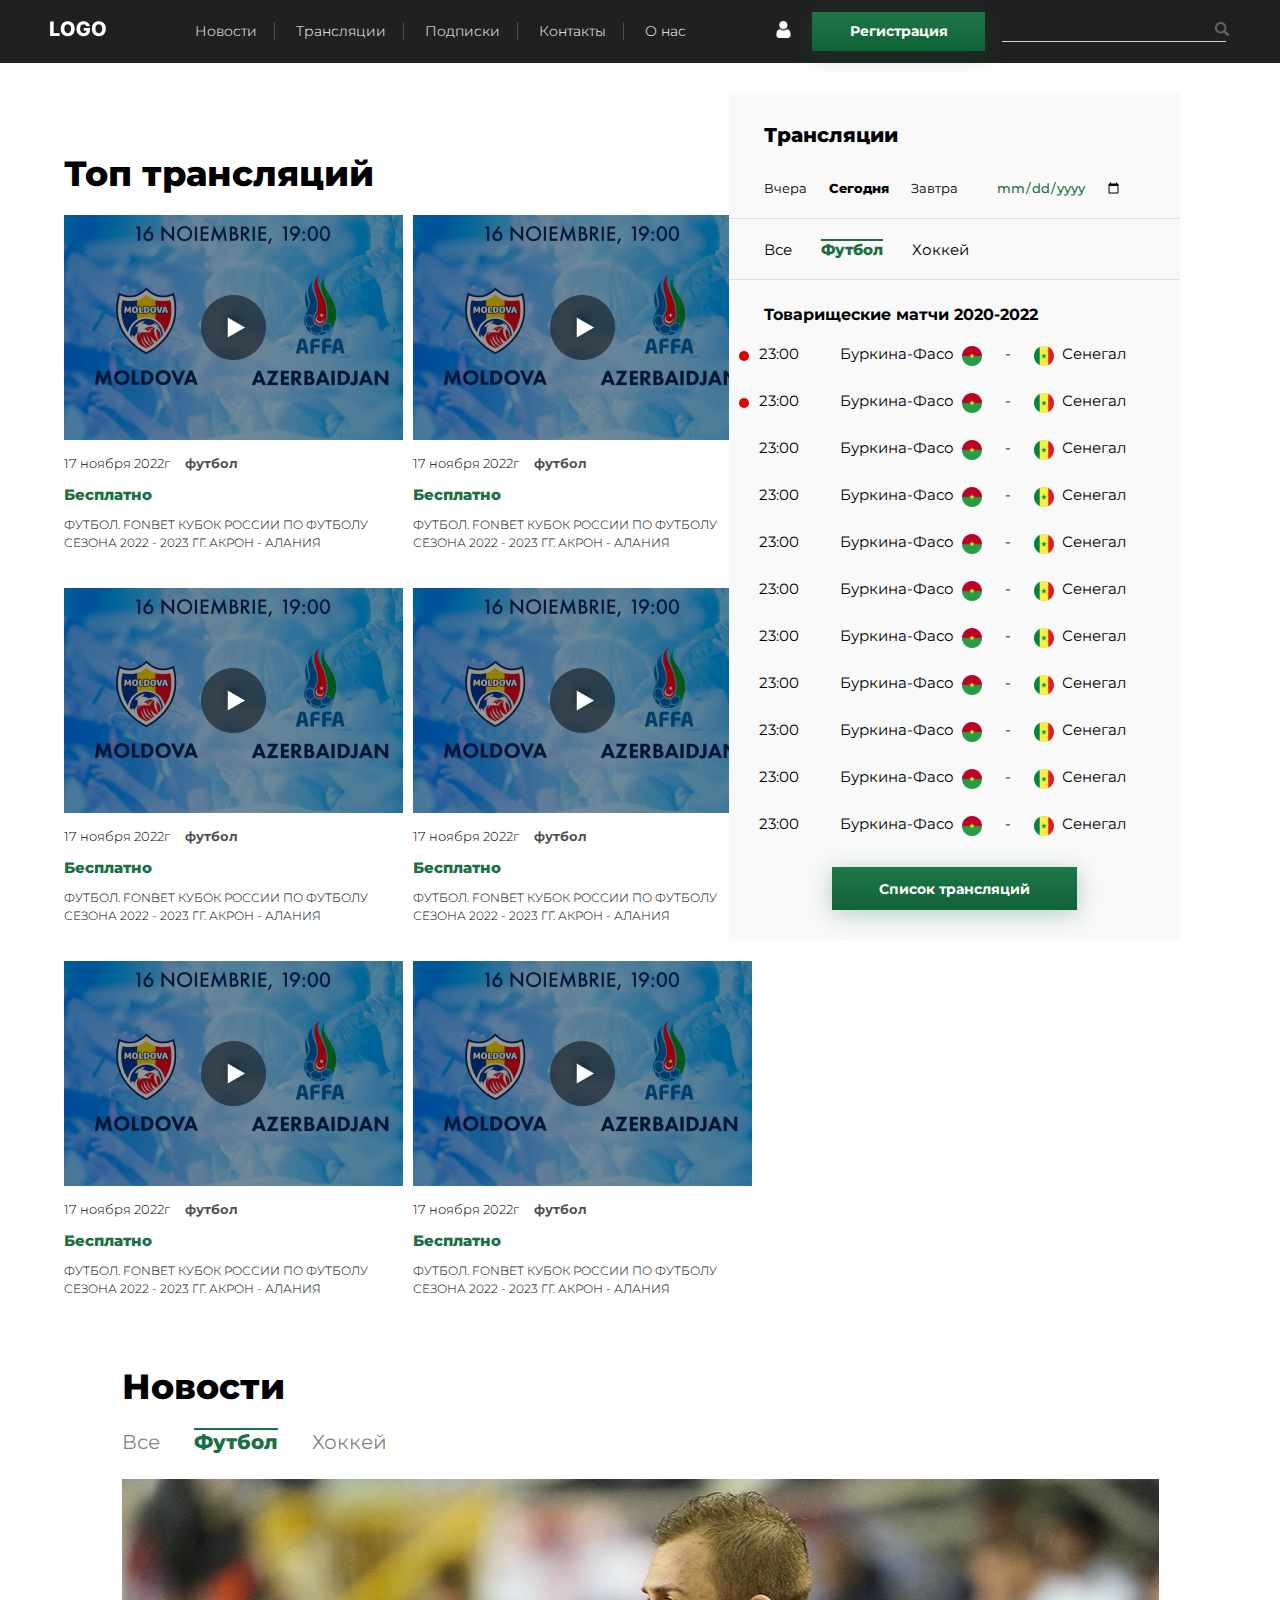
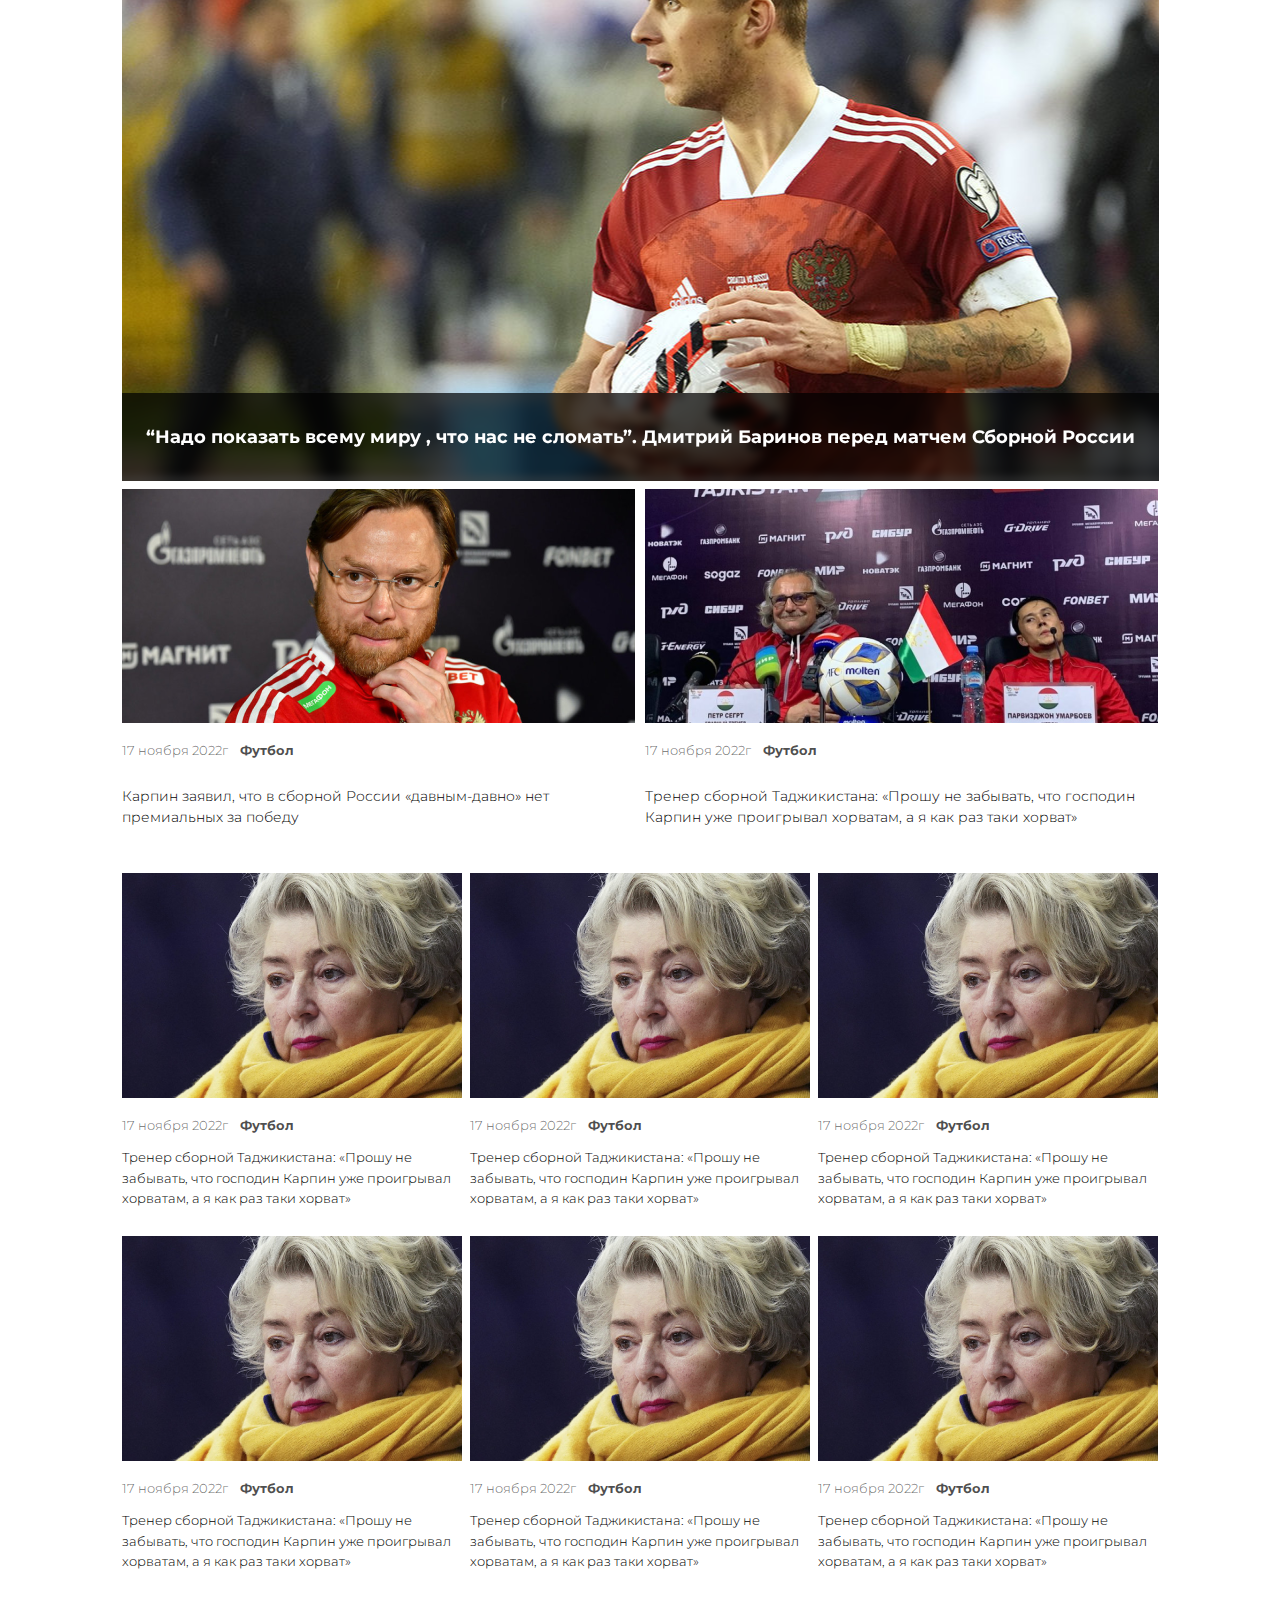
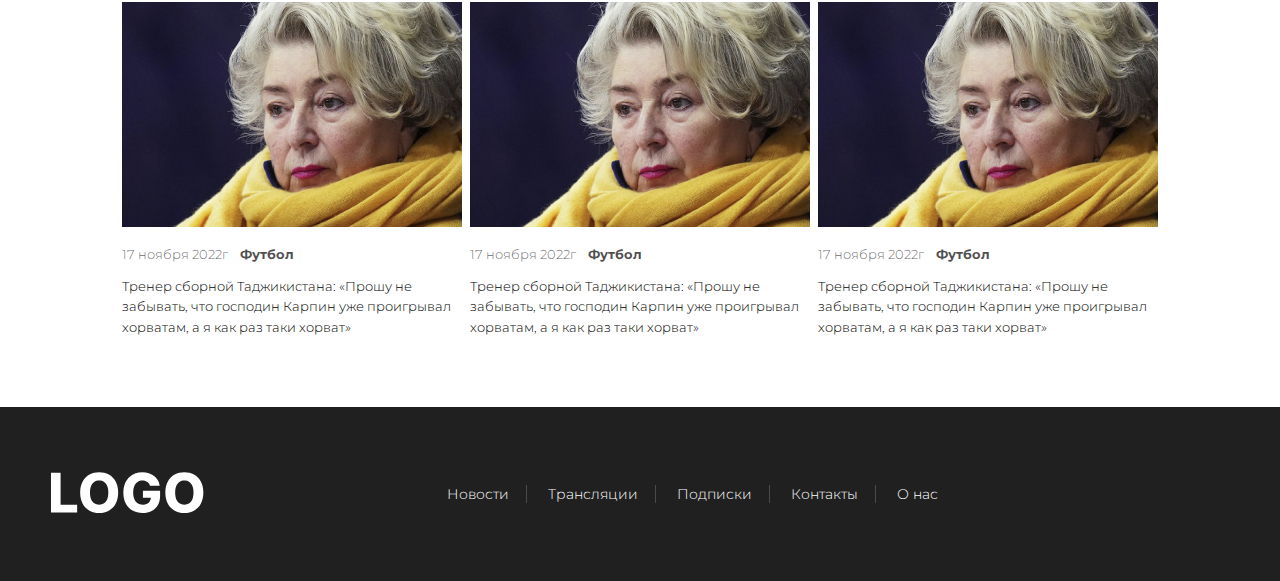
<file: index.html>
<!DOCTYPE html>
<html lang="ru">

<head>
  <meta charset="UTF-8">
  <meta http-equiv="X-UA-Compatible" content="IE=edge">
  <meta name="viewport" content="width=device-width, initial-scale=1.0">
  <link rel="stylesheet" href="./style.css">
  <title>Спортивные трансляции</title>
</head>

<body class="page">
  <header class="header">
    <a href="./index.html" class="header__logo">
      <img src="./images/LOGO.png" alt="Logo">
    </a>

    <hav class="header__navigation">
      <a href="./news.html" class="header__navigation-element">Новости</a>
      <a href="./translationslist.html" class="header__navigation-element">Трансляции</a>
      <a href="./subscription.html" class="header__navigation-element">Подписки</a>
      <a href="./contacts.html" class="header__navigation-element">Контакты</a>
      <a href="./aboutus.html" class="header__navigation-element">О нас</a>
    </hav>

    <div class="hamburger-menu">
      <input id="menu__toggle" type="checkbox" />
      <label class="menu__btn" for="menu__toggle">
        <span></span>
      </label>

      <ul class="menu__box">
        <li><a class="menu__item" href="./news.html">Новости</a></li>
        <li><a class="menu__item" href="./translationslist.html">Трансляции</a></li>
        <li><a class="menu__item" href="./subscription.html">Подписки</a></li>
        <li><a class="menu__item" href="./contacts.html">Контакты</a></li>
        <li><a class="menu__item" href="./aboutus.html">О нас</a></li>
      </ul>
    </div>

    <div class="header__right-items">
      <a href="./settings.html"><img src="./images/user_icon.svg" alt="Иконка" class="header__user-icon"></a>
      <button class="header__register-button">Регистрация</button>
      <div class="header__search-n-mg-glass">
        <form action="" class="searching-form">
          <input type="text" class="header__search" minlength="1" maxlength="56" required>
          <button class="btn-no-style searching-button"><img src="./images/magnifying_glass.svg" alt="Лупа" class="header__mag-glass"></button>
        </form>
      </div>


  </header>

  <main>
    <div class="streams-margin">
      <section class="top-streams">
        <h2 class="top-streams__title">Топ трансляций</h2>
        <div class="top-streams__container">
          <div class="top-streams__elem">
            <a href="./translationcard.html" class="top-streams-img"></a>
            <p class="top-streams__date">17 ноября 2022г <span class="top-streams__sport">футбол</span></p>
            <p class="top-streams__price">Бесплатно</p>
            <p class="top-streams__description">ФУТБОЛ. FONBET КУБОК РОССИИ ПО ФУТБОЛУ СЕЗОНА 2022 - 2023 ГГ. АКРОН -
              АЛАНИЯ</p>
          </div>
          <div class="top-streams__elem">
            <a href="./translationcard.html" class="top-streams-img"></a>
            <p class="top-streams__date">17 ноября 2022г <span class="top-streams__sport">футбол</span></p>
            <p class="top-streams__price">Бесплатно</p>
            <p class="top-streams__description">ФУТБОЛ. FONBET КУБОК РОССИИ ПО ФУТБОЛУ СЕЗОНА 2022 - 2023 ГГ. АКРОН -
              АЛАНИЯ</p>
          </div>
          <div class="top-streams__elem">
            <a href="./translationcard.html" class="top-streams-img"></a>
            <p class="top-streams__date">17 ноября 2022г <span class="top-streams__sport">футбол</span></p>
            <p class="top-streams__price">Бесплатно</p>
            <p class="top-streams__description">ФУТБОЛ. FONBET КУБОК РОССИИ ПО ФУТБОЛУ СЕЗОНА 2022 - 2023 ГГ. АКРОН -
              АЛАНИЯ</p>
          </div>
          <div class="top-streams__elem">
            <a href="./translationcard.html" class="top-streams-img"></a>
            <p class="top-streams__date">17 ноября 2022г <span class="top-streams__sport">футбол</span></p>
            <p class="top-streams__price">Бесплатно</p>
            <p class="top-streams__description">ФУТБОЛ. FONBET КУБОК РОССИИ ПО ФУТБОЛУ СЕЗОНА 2022 - 2023 ГГ. АКРОН -
              АЛАНИЯ</p>
          </div>
          <div class="top-streams__elem">
            <a href="./translationcard.html" class="top-streams-img"></a>
            <p class="top-streams__date">17 ноября 2022г <span class="top-streams__sport">футбол</span></p>
            <p class="top-streams__price">Бесплатно</p>
            <p class="top-streams__description">ФУТБОЛ. FONBET КУБОК РОССИИ ПО ФУТБОЛУ СЕЗОНА 2022 - 2023 ГГ. АКРОН -
              АЛАНИЯ</p>
          </div>
          <div class="top-streams__elem">
            <a href="./translationcard.html" class="top-streams-img"></a>
            <p class="top-streams__date">17 ноября 2022г <span class="top-streams__sport">футбол</span></p>
            <p class="top-streams__price">Бесплатно</p>
            <p class="top-streams__description">ФУТБОЛ. FONBET КУБОК РОССИИ ПО ФУТБОЛУ СЕЗОНА 2022 - 2023 ГГ. АКРОН -
              АЛАНИЯ</p>
          </div>
        </div>
      </section>
      <div class="px2"></div>
    </div>

    <section class="translations-container">
      <div class="translations">
        <h2 class="translations__title">Трансляции</h2>
        <form class="translations__date-choose" method="post" action="">
          <button
            class="translations__date-choose-btn_type_yesterday btn-no-style translations__date-choose-font-style">Вчера</button>
          <button
            class="translations__date-choose-btn_type_today btn-no-style translations__date-choose-font-style translations__date-choose_active">Сегодня</button>
          <button
            class="translations__date-choose-btn_type_tomorrow btn-no-style translations__date-choose-font-style">Завтра</button>
          <input type="date" name="calendar"
            class="translations__date-choose-btn_type_calendar btn-no-style translations__date-choose-font-style">
        </form>
        <form class="translations__sport-choose" method="post" action="">
          <button class="translations__sport-chose-btn_type_all btn-no-style translations__sport-choose-btn-font-style">
            Все</button>
          <button
            class="translations__sport-chose-btn_type_football btn-no-style translations__sport-choose-btn-font-style translations__sport-choose_active">Футбол</button>
          <button
            class="translations__sport-chose-btn_type_hockey btn-no-style translations__sport-choose-btn-font-style">Хоккей</button>
        </form>
        <div class="matches">
          <h2 class="matches__title">Товарищеские матчи 2020-2022</h2>
          <a href="./translationcard.html" class="non-decor link-trans"><article class="match">
            <div class="match__indicator match__indicator_color_red"></div>
            <p class="match__time">23:00</p>
            <p class="match__team1 teams-font-style">Буркина-Фасо</p><img src="./images/team1-flag.svg"
              alt="Флаг команды" class="match__team1-flag">
            <p class="match__dash teams-font-style"> - </p>
            <img src="./images/team2-flag.svg" alt="Флаг команды" class="match__team2-flag">
            <p class="match__team2 teams-font-style">Сенегал</p>
          </article></a>
          <a href="./translationcard.html" class="non-decor link-trans"><article class="match">
            <div class="match__indicator match__indicator_color_red"></div>
            <p class="match__time">23:00</p>
            <p class="match__team1 teams-font-style">Буркина-Фасо</p><img src="./images/team1-flag.svg"
              alt="Флаг команды" class="match__team1-flag">
            <p class="match__dash teams-font-style"> - </p>
            <img src="./images/team2-flag.svg" alt="Флаг команды" class="match__team2-flag">
            <p class="match__team2 teams-font-style">Сенегал</p>
          </article></a>
          <a href="./translationcard.html" class="non-decor link-trans"><article class="match">
            <div class="match__indicator"></div>
            <p class="match__time">23:00</p>
            <p class="match__team1 teams-font-style">Буркина-Фасо</p><img src="./images/team1-flag.svg"
              alt="Флаг команды" class="match__team1-flag">
            <p class="match__dash teams-font-style"> - </p>
            <img src="./images/team2-flag.svg" alt="Флаг команды" class="match__team2-flag">
            <p class="match__team2 teams-font-style">Сенегал</p>
          </article></a>
          <a href="./translationcard.html" class="non-decor link-trans"><article class="match">
            <div class="match__indicator"></div>
            <p class="match__time">23:00</p>
            <p class="match__team1 teams-font-style">Буркина-Фасо</p><img src="./images/team1-flag.svg"
              alt="Флаг команды" class="match__team1-flag">
            <p class="match__dash teams-font-style"> - </p>
            <img src="./images/team2-flag.svg" alt="Флаг команды" class="match__team2-flag">
            <p class="match__team2 teams-font-style">Сенегал</p>
          </article></a>
          <a href="./translationcard.html" class="non-decor link-trans"><article class="match">
            <div class="match__indicator"></div>
            <p class="match__time">23:00</p>
            <p class="match__team1 teams-font-style">Буркина-Фасо</p><img src="./images/team1-flag.svg"
              alt="Флаг команды" class="match__team1-flag">
            <p class="match__dash teams-font-style"> - </p>
            <img src="./images/team2-flag.svg" alt="Флаг команды" class="match__team2-flag">
            <p class="match__team2 teams-font-style">Сенегал</p>
          </article></a>
          <a href="./translationcard.html" class="non-decor link-trans"><article class="match">
            <div class="match__indicator"></div>
            <p class="match__time">23:00</p>
            <p class="match__team1 teams-font-style">Буркина-Фасо</p><img src="./images/team1-flag.svg"
              alt="Флаг команды" class="match__team1-flag">
            <p class="match__dash teams-font-style"> - </p>
            <img src="./images/team2-flag.svg" alt="Флаг команды" class="match__team2-flag">
            <p class="match__team2 teams-font-style">Сенегал</p>
          </article></a>
          <a href="./translationcard.html" class="non-decor link-trans"><article class="match">
            <div class="match__indicator"></div>
            <p class="match__time">23:00</p>
            <p class="match__team1 teams-font-style">Буркина-Фасо</p><img src="./images/team1-flag.svg"
              alt="Флаг команды" class="match__team1-flag">
            <p class="match__dash teams-font-style"> - </p>
            <img src="./images/team2-flag.svg" alt="Флаг команды" class="match__team2-flag">
            <p class="match__team2 teams-font-style">Сенегал</p>
          </article></a>
          <a href="./translationcard.html" class="non-decor link-trans"><article class="match">
            <div class="match__indicator"></div>
            <p class="match__time">23:00</p>
            <p class="match__team1 teams-font-style">Буркина-Фасо</p><img src="./images/team1-flag.svg"
              alt="Флаг команды" class="match__team1-flag">
            <p class="match__dash teams-font-style"> - </p>
            <img src="./images/team2-flag.svg" alt="Флаг команды" class="match__team2-flag">
            <p class="match__team2 teams-font-style">Сенегал</p>
          </article></a>
          <a href="./translationcard.html" class="non-decor link-trans"><article class="match">
            <div class="match__indicator"></div>
            <p class="match__time">23:00</p>
            <p class="match__team1 teams-font-style">Буркина-Фасо</p><img src="./images/team1-flag.svg"
              alt="Флаг команды" class="match__team1-flag">
            <p class="match__dash teams-font-style"> - </p>
            <img src="./images/team2-flag.svg" alt="Флаг команды" class="match__team2-flag">
            <p class="match__team2 teams-font-style">Сенегал</p>
          </article></a>
          <a href="./translationcard.html" class="non-decor link-trans"><article class="match">
            <div class="match__indicator"></div>
            <p class="match__time">23:00</p>
            <p class="match__team1 teams-font-style">Буркина-Фасо</p><img src="./images/team1-flag.svg"
              alt="Флаг команды" class="match__team1-flag">
            <p class="match__dash teams-font-style"> - </p>
            <img src="./images/team2-flag.svg" alt="Флаг команды" class="match__team2-flag">
            <p class="match__team2 teams-font-style">Сенегал</p>
          </article></a>
          <a href="./translationcard.html" class="non-decor link-trans"><article class="match">
            <div class="match__indicator"></div>
            <p class="match__time">23:00</p>
            <p class="match__team1 teams-font-style">Буркина-Фасо</p><img src="./images/team1-flag.svg"
              alt="Флаг команды" class="match__team1-flag">
            <p class="match__dash teams-font-style"> - </p>
            <img src="./images/team2-flag.svg" alt="Флаг команды" class="match__team2-flag">
            <p class="match__team2 teams-font-style">Сенегал</p>
          </article></a>
        </div>
        <a href="./translationslist.html" class="non-decor"><button class="translations__list-btn btn-no-style">
          <p class="translations__list-btn-text">Список трансляций</p>
        </button></a>
      </div>
    </section>
    <section class="news">
      <h2 class="news__title">Новости</h2>
      <form class="news__sport-choose translations__sport-choose" method="post" action="">
        <button class="news__sport-chose-btn-style btn-no-style news__sport-chose-btn_type_all">
          Все</button>
        <button
          class="news__sport-chose-btn_type_footbal btn-no-style translations__sport-choose_active news__sport-chose-btn-style">Футбол</button>
        <button class="news__sport-chose-btn-style btn-no-style news__sport-chose-btn_type_hockey">Хоккей</button>
      </form>
      <article class="news__grid1">
        <div class="news__large-post">
          <a href="./newscard.html" class="link-decor"><img src="./images/image 4.png" alt="img"
              class="news__large-img"></a>
          <p class="news__large-post-title">“Надо показать всему миру , что нас не сломать”. Дмитрий Баринов перед
            матчем Сборной России</p>
        </div>
        <div class="news__medium-post1">
          <a href="./newscard.html" class="link-decor"><img src="./images/image 5.png" alt="img"
              class="news__medium-img"></a>
          <div class="news__date-n-sport">
            <p class="news__date">17 ноября 2022г</p>
            <p class="news__sport">Футбол</p>
          </div>
          <p class="news__description">Карпин заявил, что в сборной России «давным-давно» нет премиальных за победу</p>
        </div>
        <div class="news__medium-post2">
          <a href="./newscard.html" class="link-decor"><img src="./images/image 6.png" alt="img"
              class="news__medium-img"></a>
          <div class="news__date-n-sport">
            <p class="news__date">17 ноября 2022г</p>
            <p class="news__sport">Футбол</p>
          </div>
          <p class="news__description">Тренер сборной Таджикистана: «Прошу не забывать, что господин Карпин уже
            проигрывал хорватам, а я как раз таки хорват»</p>
        </div>
      </article>
      <article class="news__grid2">
        <div class="news__small-post">
          <a href="./newscard.html" class="link-decor"><img src="./images/image 7.png" alt="img"> </a>
          <div class="news__date-n-sport">
            <p class="news__date">17 ноября 2022г</p>
            <p class="news__sport">Футбол</p>
          </div>
          <p class="news__description_type_small-post">Тренер сборной Таджикистана: «Прошу не забывать, что господин
            Карпин уже проигрывал хорватам, а я как раз таки хорват»</p>
        </div>
        </div>
        <div class="news__small-post">
          <a href="./newscard.html" class="link-decor"><img src="./images/image 7.png" alt="img"> </a>
          <div class="news__date-n-sport">
            <p class="news__date">17 ноября 2022г</p>
            <p class="news__sport">Футбол</p>
          </div>
          <p class="news__description_type_small-post">Тренер сборной Таджикистана: «Прошу не забывать, что господин
            Карпин уже проигрывал хорватам, а я как раз таки хорват»</p>
        </div>
        </div>
        <div class="news__small-post">
          <a href="./newscard.html" class="link-decor"><img src="./images/image 7.png" alt="img"> </a>
          <div class="news__date-n-sport">
            <p class="news__date">17 ноября 2022г</p>
            <p class="news__sport">Футбол</p>
          </div>
          <p class="news__description_type_small-post">Тренер сборной Таджикистана: «Прошу не забывать, что господин
            Карпин уже проигрывал хорватам, а я как раз таки хорват»</p>
        </div>
        </div>
        <div class="news__small-post">
          <a href="./newscard.html" class="link-decor"><img src="./images/image 7.png" alt="img"> </a>
          <div class="news__date-n-sport">
            <p class="news__date">17 ноября 2022г</p>
            <p class="news__sport">Футбол</p>
          </div>
          <p class="news__description_type_small-post">Тренер сборной Таджикистана: «Прошу не забывать, что господин
            Карпин уже проигрывал хорватам, а я как раз таки хорват»</p>
        </div>
        </div>
        <div class="news__small-post">
          <a href="./newscard.html" class="link-decor"><img src="./images/image 7.png" alt="img"> </a>
          <div class="news__date-n-sport">
            <p class="news__date">17 ноября 2022г</p>
            <p class="news__sport">Футбол</p>
          </div>
          <p class="news__description_type_small-post">Тренер сборной Таджикистана: «Прошу не забывать, что господин
            Карпин уже проигрывал хорватам, а я как раз таки хорват»</p>
        </div>
        </div>
        <div class="news__small-post">
          <a href="./newscard.html" class="link-decor"><img src="./images/image 7.png" alt="img"> </a>
          <div class="news__date-n-sport">
            <p class="news__date">17 ноября 2022г</p>
            <p class="news__sport">Футбол</p>
          </div>
          <p class="news__description_type_small-post">Тренер сборной Таджикистана: «Прошу не забывать, что господин
            Карпин уже проигрывал хорватам, а я как раз таки хорват»</p>
        </div>
        </div>
        <div class="news__small-post">
          <a href="./newscard.html" class="link-decor"><img src="./images/image 7.png" alt="img"> </a>
          <div class="news__date-n-sport">
            <p class="news__date">17 ноября 2022г</p>
            <p class="news__sport">Футбол</p>
          </div>
          <p class="news__description_type_small-post">Тренер сборной Таджикистана: «Прошу не забывать, что господин
            Карпин уже проигрывал хорватам, а я как раз таки хорват»</p>
        </div>
        </div>
        <div class="news__small-post">
          <a href="./newscard.html" class="link-decor"><img src="./images/image 7.png" alt="img"> </a>
          <div class="news__date-n-sport">
            <p class="news__date">17 ноября 2022г</p>
            <p class="news__sport">Футбол</p>
          </div>
          <p class="news__description_type_small-post">Тренер сборной Таджикистана: «Прошу не забывать, что господин
            Карпин уже проигрывал хорватам, а я как раз таки хорват»</p>
        </div>
        </div>
        <div class="news__small-post">
          <a href="./newscard.html" class="link-decor"><img src="./images/image 7.png" alt="img"> </a>
          <div class="news__date-n-sport">
            <p class="news__date">17 ноября 2022г</p>
            <p class="news__sport">Футбол</p>
          </div>
          <p class="news__description_type_small-post">Тренер сборной Таджикистана: «Прошу не забывать, что господин
            Карпин уже проигрывал хорватам, а я как раз таки хорват»</p>
        </div>
        </div>
      </article>
    </section>
  </main>

  <section class="popup-reg">
    <div class="popup-reg__container">
      <button class="popup__close btn-no-style" type="button"><img src="./images/Close_Icon.svg" alt="крестик"
        class="popup__close-image"></button>
      <h2 class="popup-reg__title">Зарегистрироваться</h2>
      <form action="" class="popup-reg__form">
        <button class="popup-reg__google btn-no-style">Войти через <b>Google +</b></button>
        <input type="text" placeholder="Имя" class="popup-reg__input_type_name popup-reg__form-styles" required>
        <input type="password" placeholder="Пароль" class="popup-reg__input_type_password popup-reg__form-styles"
          required>
        <input type="password" placeholder="Подтверждение пароля"
          class="popup-reg__input_type_password popup-reg__form-styles" required>
        <input type="email" placeholder="e-mail" class="popup-reg__input_type_email popup-reg__form-styles" required>
        <button class="popup-reg__reg-btn btn-no-style">Регистрация</button>
        <button class="popup-reg__login btn-no-style">Уже есть аккаунт?</button>
      </form>
    </div>
  </section>
  <section class="popup-log">
    <div class="popup-log__container">
      <button class="popup__close btn-no-style popup__close2" type="button"><img src="./images/Close_Icon.svg" alt="крестик"
        class="popup__close-image"></button>
      <h2 class="popup-reg__title">Войти</h2>
      <form action="" class="popup-log__form">
        <button class="popup-reg__google btn-no-style">Войти через <b>Google +</b></button>
        <input type="email" placeholder="e-mail" class="popup-reg__input_type_email popup-reg__form-styles" required>
        <input type="password" placeholder="Пароль" class="popup-reg__input_type_password popup-reg__form-styles"
          required>
        <button class="popup-reg__reg-btn btn-no-style popup-log__log-btn">Войти</button>
        <button class="btn-no-style popup-log__register">Регистрация</button>
      </form>
    </div>
  </section>
  <footer class="footer">
    <a href="./index.html"><img src="./images/LOGO_footer.svg" alt="logo" class="footer__logo"></a>
    <hav class="header__navigation footer__navigation">
      <a href="./news.html" class="header__navigation-element">Новости</a>
      <a href="./translationslist.html" class="header__navigation-element">Трансляции</a>
      <a href="./subscription.html" class="header__navigation-element">Подписки</a>
      <a href="./contacts.html" class="header__navigation-element">Контакты</a>
      <a href="./aboutus.html" class="header__navigation-element">О нас</a>
    </hav>
    <div></div>
  </footer>
  <script src="./script.js"></script>
</body>

</html>
</file>
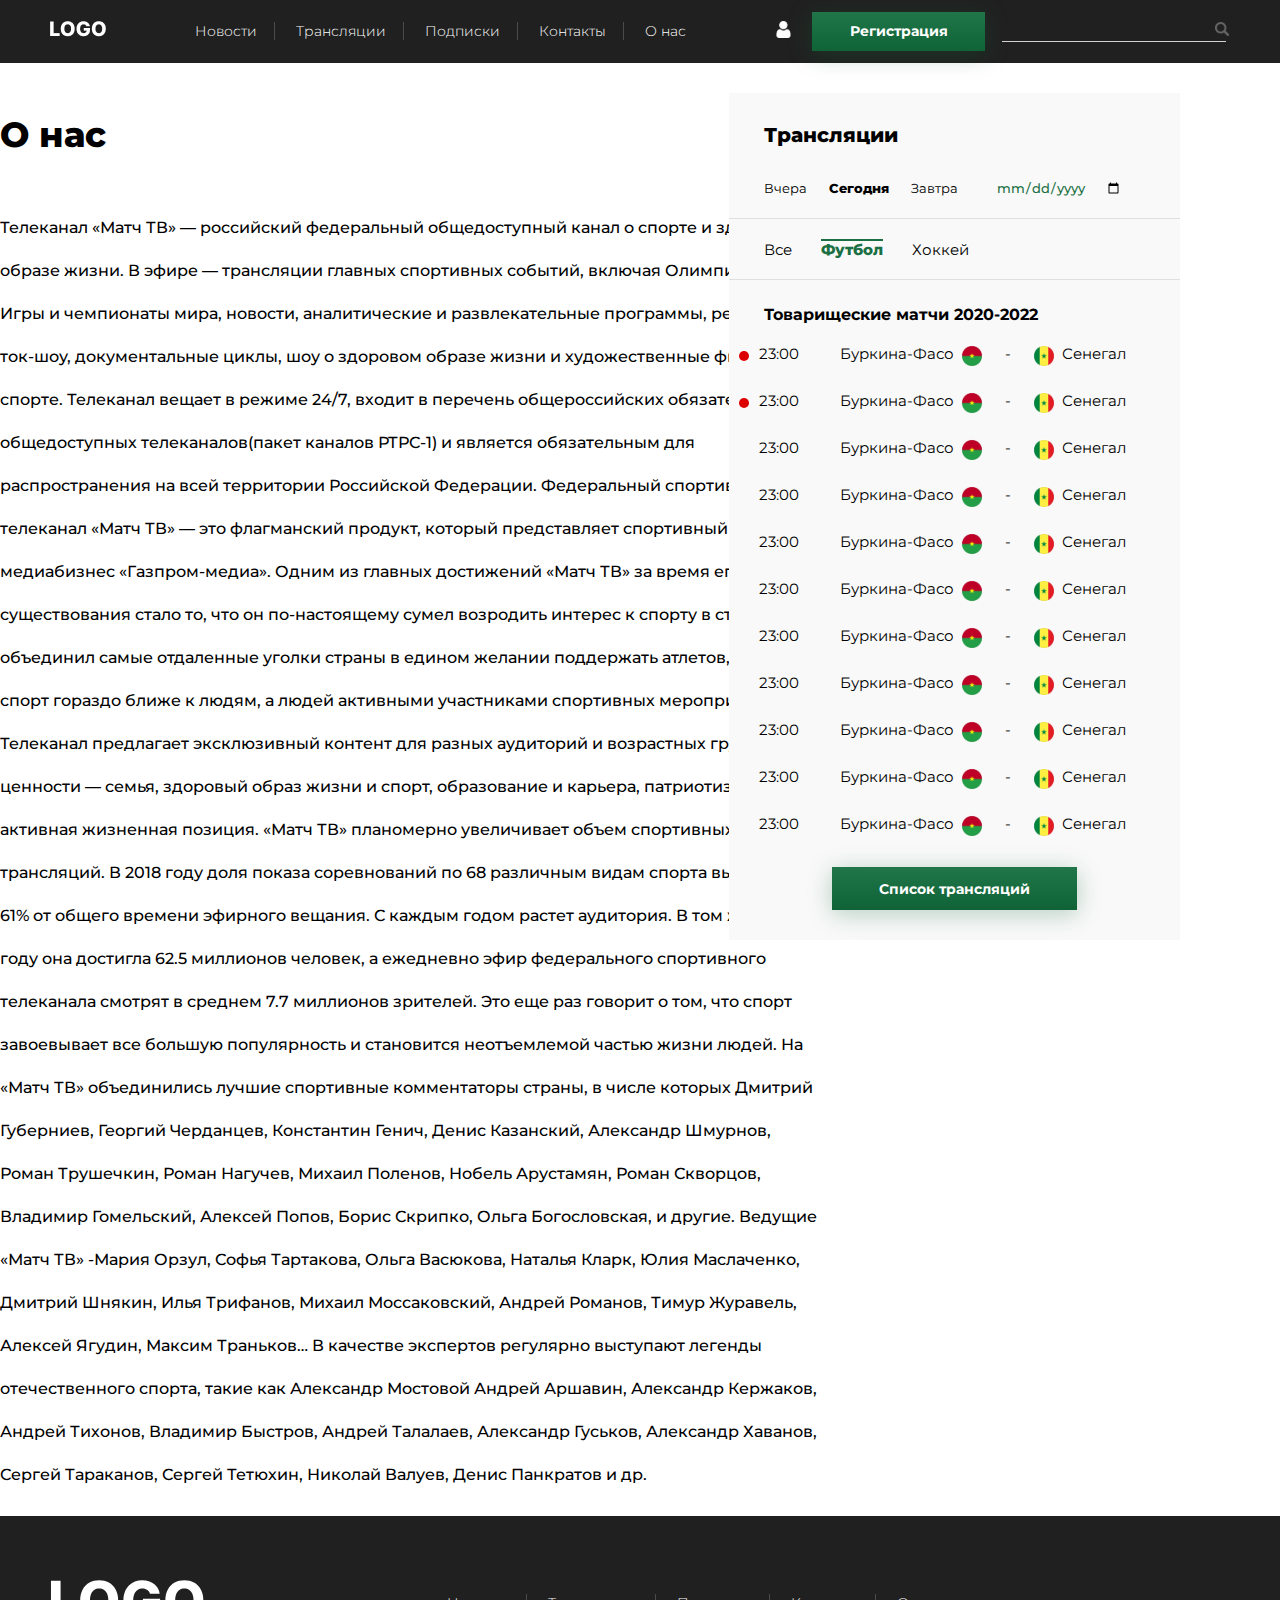
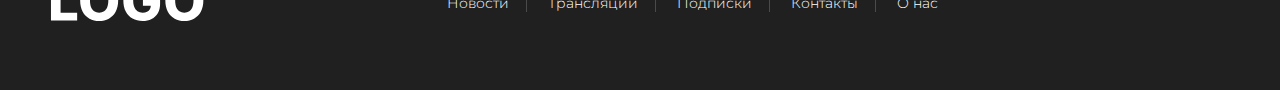
<file: aboutus.html>
<!DOCTYPE html>
<html lang="ru">

<head>
  <meta charset="UTF-8">
  <meta http-equiv="X-UA-Compatible" content="IE=edge">
  <meta name="viewport" content="width=device-width, initial-scale=1.0">
  <link rel="stylesheet" href="./style.css">
  <link rel="stylesheet" href="./aboutus.css">
  <title>Спортивные трансляции</title>
</head>

<body class="page">
  <header class="header">
    <a href="./index.html" class="header__logo">
      <img src="./images/LOGO.png" alt="Logo">
    </a>

    <hav class="header__navigation">
      <a href="./news.html" class="header__navigation-element">Новости</a>
      <a href="./translationslist.html" class="header__navigation-element">Трансляции</a>
      <a href="./subscription.html" class="header__navigation-element">Подписки</a>
      <a href="./contacts.html" class="header__navigation-element">Контакты</a>
      <a href="./aboutus.html" class="header__navigation-element">О нас</a>
    </hav>

    <div class="hamburger-menu">
      <input id="menu__toggle" type="checkbox" />
      <label class="menu__btn" for="menu__toggle">
        <span></span>
      </label>

      <ul class="menu__box">
        <li><a class="menu__item" href="./news.html">Новости</a></li>
        <li><a class="menu__item" href="./translationslist.html">Трансляции</a></li>
        <li><a class="menu__item" href="./subscription.html">Подписки</a></li>
        <li><a class="menu__item" href="./contacts.html">Контакты</a></li>
        <li><a class="menu__item" href="./aboutus.html">О нас</a></li>
      </ul>
    </div>

    <div class="header__right-items">
      <a href="./settings.html"><img src="./images/user_icon.svg" alt="Иконка" class="header__user-icon"></a>
      <button class="header__register-button">Регистрация</button>
      <div class="header__search-n-mg-glass">
        <form action="" class="searching-form">
          <input type="text" class="header__search" minlength="1" maxlength="56" required>
          <button class="btn-no-style searching-button"><img src="./images/magnifying_glass.svg" alt="Лупа" class="header__mag-glass"></button>
        </form>
      </div>


  </header>

  <main>
  <div class="streams-margin">
    <section class="about">
      <h1 class="about__title">О нас</h1>
      <div class="about__text">
        Телеканал «Матч ТВ» — российский федеральный общедоступный канал о спорте и здоровом образе жизни. В эфире —
        трансляции главных спортивных событий, включая Олимпийские Игры и чемпионаты мира, новости, аналитические и
        развлекательные программы, реалити- и ток-шоу, документальные циклы, шоу о здоровом образе жизни и
        художественные фильмы о спорте. Телеканал вещает в режиме 24/7, входит в перечень общероссийских обязательных
        общедоступных телеканалов(пакет каналов РТРС-1) и является обязательным для распространения на всей территории
        Российской Федерации. Федеральный спортивный телеканал «Матч ТВ» — это флагманский продукт, который представляет
        спортивный медиабизнес «Газпром-медиа».
        Одним из главных достижений «Матч ТВ» за время его существования стало то, что он по-настоящему сумел возродить
        интерес к спорту в стране, объединил самые отдаленные уголки страны в едином желании поддержать атлетов, сделав
        спорт гораздо ближе к людям, а людей активными участниками спортивных мероприятий. Телеканал предлагает
        эксклюзивный контент для разных аудиторий и возрастных групп. Наши ценности — семья, здоровый образ жизни и
        спорт, образование и карьера, патриотизм и активная жизненная позиция.
        «Матч ТВ» планомерно увеличивает объем спортивных трансляций. В 2018 году доля показа соревнований по 68
        различным видам спорта выросла до 61% от общего времени эфирного вещания. С каждым годом растет аудитория. В том
        же 2018 году она достигла 62.5 миллионов человек, а ежедневно эфир федерального спортивного телеканала смотрят в
        среднем 7.7 миллионов зрителей. Это еще раз говорит о том, что спорт завоевывает все большую популярность и
        становится неотъемлемой частью жизни людей.
        На «Матч ТВ» объединились лучшие спортивные комментаторы страны, в числе которых Дмитрий Губерниев, Георгий
        Черданцев, Константин Генич, Денис Казанский, Александр Шмурнов, Роман Трушечкин, Роман Нагучев, Михаил Поленов,
        Нобель Арустамян, Роман Скворцов, Владимир Гомельский, Алексей Попов, Борис Скрипко, Ольга Богословская, и
        другие. Ведущие «Матч ТВ» -Мария Орзул, Софья Тартакова, Ольга Васюкова, Наталья Кларк, Юлия Маслаченко, Дмитрий
        Шнякин, Илья Трифанов, Михаил Моссаковский, Андрей Романов, Тимур Журавель, Алексей Ягудин, Максим Траньков… В
        качестве экспертов регулярно выступают легенды отечественного спорта, такие как Александр Мостовой Андрей
        Аршавин, Александр Кержаков, Андрей Тихонов, Владимир Быстров, Андрей Талалаев, Александр Гуськов, Александр
        Хаванов, Сергей Тараканов, Сергей Тетюхин, Николай Валуев, Денис Панкратов и др.
      </div>
    </section>
    <div class="px2"></div>
    </div>

    <section class="translations-container">
      <div class="translations">
        <h2 class="translations__title">Трансляции</h2>
        <form class="translations__date-choose" method="post" action="">
          <button
            class="translations__date-choose-btn_type_yesterday btn-no-style translations__date-choose-font-style">Вчера</button>
          <button
            class="translations__date-choose-btn_type_today btn-no-style translations__date-choose-font-style translations__date-choose_active">Сегодня</button>
          <button
            class="translations__date-choose-btn_type_tomorrow btn-no-style translations__date-choose-font-style">Завтра</button>
            <input type="date" name="calendar"
            class="translations__date-choose-btn_type_calendar btn-no-style translations__date-choose-font-style">
        </form>
        <form class="translations__sport-choose" method="post" action="">
          <button class="translations__sport-chose-btn_type_all btn-no-style translations__sport-choose-btn-font-style">
            Все</button>
          <button
            class="translations__sport-chose-btn_type_football btn-no-style translations__sport-choose-btn-font-style translations__sport-choose_active">Футбол</button>
          <button
            class="translations__sport-chose-btn_type_hockey btn-no-style translations__sport-choose-btn-font-style">Хоккей</button>
        </form>
        <div class="matches">
          <h2 class="matches__title">Товарищеские матчи 2020-2022</h2>
          <a href="./translationcard.html" class="non-decor link-trans"><article class="match">
            <div class="match__indicator match__indicator_color_red"></div>
            <p class="match__time">23:00</p>
            <p class="match__team1 teams-font-style">Буркина-Фасо</p><img src="./images/team1-flag.svg"
              alt="Флаг команды" class="match__team1-flag">
            <p class="match__dash teams-font-style"> - </p>
            <img src="./images/team2-flag.svg" alt="Флаг команды" class="match__team2-flag">
            <p class="match__team2 teams-font-style">Сенегал</p>
          </article></a>
          <a href="./translationcard.html" class="non-decor link-trans"><article class="match">
            <div class="match__indicator match__indicator_color_red"></div>
            <p class="match__time">23:00</p>
            <p class="match__team1 teams-font-style">Буркина-Фасо</p><img src="./images/team1-flag.svg"
              alt="Флаг команды" class="match__team1-flag">
            <p class="match__dash teams-font-style"> - </p>
            <img src="./images/team2-flag.svg" alt="Флаг команды" class="match__team2-flag">
            <p class="match__team2 teams-font-style">Сенегал</p>
          </article></a>
          <a href="./translationcard.html" class="non-decor link-trans"><article class="match">
            <div class="match__indicator"></div>
            <p class="match__time">23:00</p>
            <p class="match__team1 teams-font-style">Буркина-Фасо</p><img src="./images/team1-flag.svg"
              alt="Флаг команды" class="match__team1-flag">
            <p class="match__dash teams-font-style"> - </p>
            <img src="./images/team2-flag.svg" alt="Флаг команды" class="match__team2-flag">
            <p class="match__team2 teams-font-style">Сенегал</p>
          </article></a>
          <a href="./translationcard.html" class="non-decor link-trans"><article class="match">
            <div class="match__indicator"></div>
            <p class="match__time">23:00</p>
            <p class="match__team1 teams-font-style">Буркина-Фасо</p><img src="./images/team1-flag.svg"
              alt="Флаг команды" class="match__team1-flag">
            <p class="match__dash teams-font-style"> - </p>
            <img src="./images/team2-flag.svg" alt="Флаг команды" class="match__team2-flag">
            <p class="match__team2 teams-font-style">Сенегал</p>
          </article></a>
          <a href="./translationcard.html" class="non-decor link-trans"><article class="match">
            <div class="match__indicator"></div>
            <p class="match__time">23:00</p>
            <p class="match__team1 teams-font-style">Буркина-Фасо</p><img src="./images/team1-flag.svg"
              alt="Флаг команды" class="match__team1-flag">
            <p class="match__dash teams-font-style"> - </p>
            <img src="./images/team2-flag.svg" alt="Флаг команды" class="match__team2-flag">
            <p class="match__team2 teams-font-style">Сенегал</p>
          </article></a>
          <a href="./translationcard.html" class="non-decor link-trans"><article class="match">
            <div class="match__indicator"></div>
            <p class="match__time">23:00</p>
            <p class="match__team1 teams-font-style">Буркина-Фасо</p><img src="./images/team1-flag.svg"
              alt="Флаг команды" class="match__team1-flag">
            <p class="match__dash teams-font-style"> - </p>
            <img src="./images/team2-flag.svg" alt="Флаг команды" class="match__team2-flag">
            <p class="match__team2 teams-font-style">Сенегал</p>
          </article></a>
          <a href="./translationcard.html" class="non-decor link-trans"><article class="match">
            <div class="match__indicator"></div>
            <p class="match__time">23:00</p>
            <p class="match__team1 teams-font-style">Буркина-Фасо</p><img src="./images/team1-flag.svg"
              alt="Флаг команды" class="match__team1-flag">
            <p class="match__dash teams-font-style"> - </p>
            <img src="./images/team2-flag.svg" alt="Флаг команды" class="match__team2-flag">
            <p class="match__team2 teams-font-style">Сенегал</p>
          </article></a>
          <a href="./translationcard.html" class="non-decor link-trans"><article class="match">
            <div class="match__indicator"></div>
            <p class="match__time">23:00</p>
            <p class="match__team1 teams-font-style">Буркина-Фасо</p><img src="./images/team1-flag.svg"
              alt="Флаг команды" class="match__team1-flag">
            <p class="match__dash teams-font-style"> - </p>
            <img src="./images/team2-flag.svg" alt="Флаг команды" class="match__team2-flag">
            <p class="match__team2 teams-font-style">Сенегал</p>
          </article></a>
          <a href="./translationcard.html" class="non-decor link-trans"><article class="match">
            <div class="match__indicator"></div>
            <p class="match__time">23:00</p>
            <p class="match__team1 teams-font-style">Буркина-Фасо</p><img src="./images/team1-flag.svg"
              alt="Флаг команды" class="match__team1-flag">
            <p class="match__dash teams-font-style"> - </p>
            <img src="./images/team2-flag.svg" alt="Флаг команды" class="match__team2-flag">
            <p class="match__team2 teams-font-style">Сенегал</p>
          </article></a>
          <a href="./translationcard.html" class="non-decor link-trans"><article class="match">
            <div class="match__indicator"></div>
            <p class="match__time">23:00</p>
            <p class="match__team1 teams-font-style">Буркина-Фасо</p><img src="./images/team1-flag.svg"
              alt="Флаг команды" class="match__team1-flag">
            <p class="match__dash teams-font-style"> - </p>
            <img src="./images/team2-flag.svg" alt="Флаг команды" class="match__team2-flag">
            <p class="match__team2 teams-font-style">Сенегал</p>
          </article></a>
          <a href="./translationcard.html" class="non-decor link-trans"><article class="match">
            <div class="match__indicator"></div>
            <p class="match__time">23:00</p>
            <p class="match__team1 teams-font-style">Буркина-Фасо</p><img src="./images/team1-flag.svg"
              alt="Флаг команды" class="match__team1-flag">
            <p class="match__dash teams-font-style"> - </p>
            <img src="./images/team2-flag.svg" alt="Флаг команды" class="match__team2-flag">
            <p class="match__team2 teams-font-style">Сенегал</p>
          </article></a>
        </div>
        <a href="./translationslist.html" class="non-decor"><button class="translations__list-btn btn-no-style">
          <p class="translations__list-btn-text">Список трансляций</p>
        </button></a>
      </div>
    </section>
  </main>

  <section class="popup-reg">
    <div class="popup-reg__container">
      <button class="popup__close btn-no-style" type="button"><img src="./images/Close_Icon.svg" alt="крестик"
        class="popup__close-image"></button>
      <h2 class="popup-reg__title">Зарегистрироваться</h2>
      <form action="" class="popup-reg__form">
        <button class="popup-reg__google btn-no-style">Войти через <b>Google +</b></button>
        <input type="text" placeholder="Имя" class="popup-reg__input_type_name popup-reg__form-styles" required>
        <input type="password" placeholder="Пароль" class="popup-reg__input_type_password popup-reg__form-styles"
          required>
        <input type="password" placeholder="Подтверждение пароля"
          class="popup-reg__input_type_password popup-reg__form-styles" required>
        <input type="email" placeholder="e-mail" class="popup-reg__input_type_email popup-reg__form-styles" required>
        <button class="popup-reg__reg-btn btn-no-style">Регистрация</button>
        <button class="popup-reg__login btn-no-style">Уже есть аккаунт?</button>
      </form>
    </div>
  </section>
  <section class="popup-log">
    <div class="popup-log__container">
      <button class="popup__close btn-no-style popup__close2" type="button"><img src="./images/Close_Icon.svg" alt="крестик"
        class="popup__close-image"></button>
      <h2 class="popup-reg__title">Войти</h2>
      <form action="" class="popup-log__form">
        <button class="popup-reg__google btn-no-style">Войти через <b>Google +</b></button>
        <input type="email" placeholder="e-mail" class="popup-reg__input_type_email popup-reg__form-styles" required>
        <input type="password" placeholder="Пароль" class="popup-reg__input_type_password popup-reg__form-styles"
          required>
        <button class="popup-reg__reg-btn btn-no-style popup-log__log-btn">Войти</button>
        <button class="btn-no-style popup-log__register">Регистрация</button>
      </form>
    </div>
  </section>
  <footer class="footer">
    <a href="./index.html"><img src="./images/LOGO_footer.svg" alt="logo" class="footer__logo"></a>
    <hav class="header__navigation footer__navigation">
      <a href="./news.html" class="header__navigation-element">Новости</a>
      <a href="./translationslist.html" class="header__navigation-element">Трансляции</a>
      <a href="./subscription.html" class="header__navigation-element">Подписки</a>
      <a href="./contacts.html" class="header__navigation-element">Контакты</a>
      <a href="./aboutus.html" class="header__navigation-element">О нас</a>
    </hav>
    <div></div>
  </footer>
  <script src="./script.js"></script>
</body>

</html>
</file>
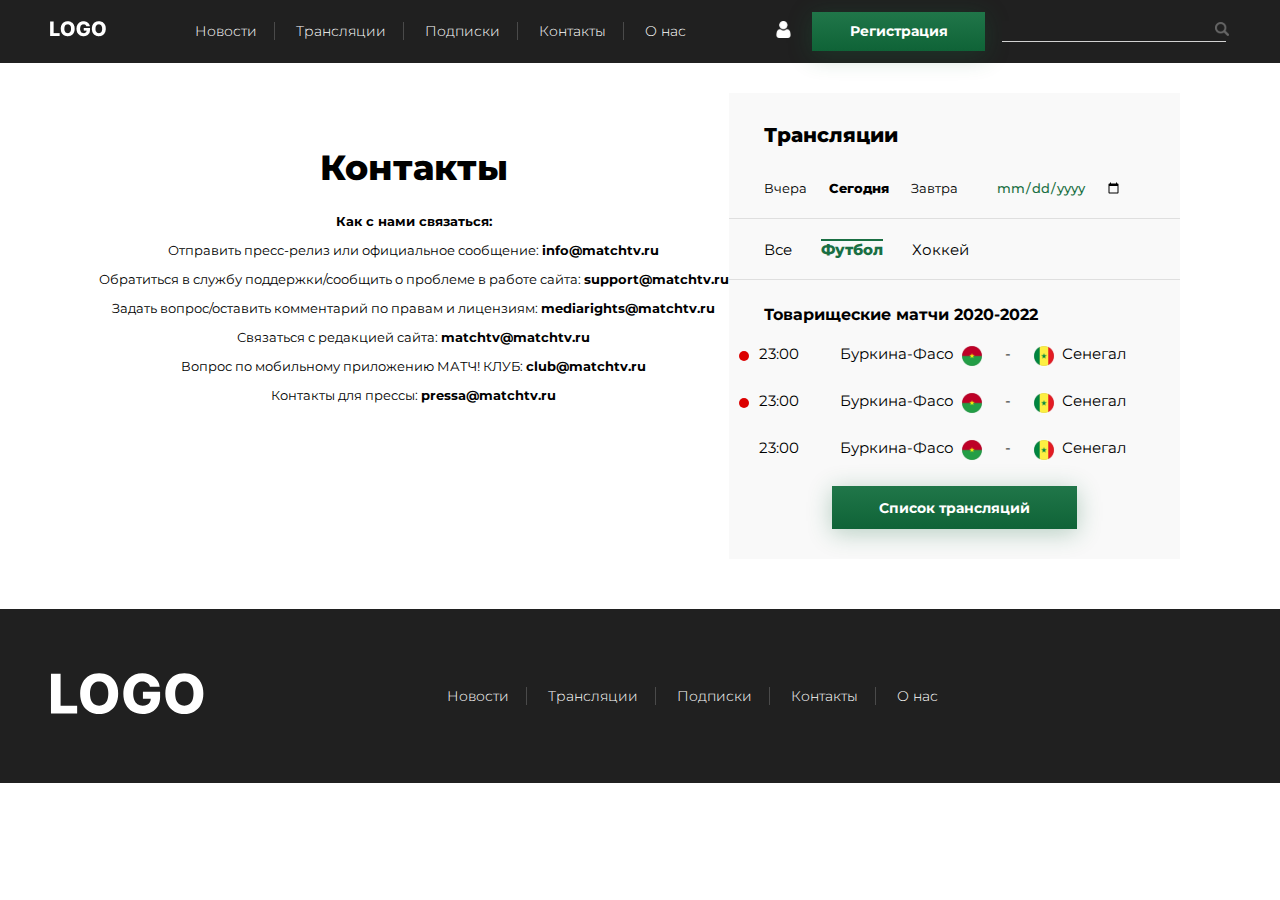
<file: contacts.html>
<!DOCTYPE html>
<html lang="ru">

<head>
  <meta charset="UTF-8">
  <meta http-equiv="X-UA-Compatible" content="IE=edge">
  <meta name="viewport" content="width=device-width, initial-scale=1.0">
  <link rel="stylesheet" href="./style.css">
  <link rel="stylesheet" href="./aboutus.css">
  <title>Спортивные трансляции</title>
</head>

<body class="page">
  <header class="header">
    <a href="./index.html" class="header__logo">
      <img src="./images/LOGO.png" alt="Logo">
    </a>

    <hav class="header__navigation">
      <a href="./news.html" class="header__navigation-element">Новости</a>
      <a href="./translationslist.html" class="header__navigation-element">Трансляции</a>
      <a href="./subscription.html" class="header__navigation-element">Подписки</a>
      <a href="./contacts.html" class="header__navigation-element">Контакты</a>
      <a href="./aboutus.html" class="header__navigation-element">О нас</a>
    </hav>

    <div class="hamburger-menu">
      <input id="menu__toggle" type="checkbox" />
      <label class="menu__btn" for="menu__toggle">
        <span></span>
      </label>

      <ul class="menu__box">
        <li><a class="menu__item" href="./news.html">Новости</a></li>
        <li><a class="menu__item" href="./translationslist.html">Трансляции</a></li>
        <li><a class="menu__item" href="./subscription.html">Подписки</a></li>
        <li><a class="menu__item" href="./contacts.html">Контакты</a></li>
        <li><a class="menu__item" href="./aboutus.html">О нас</a></li>
      </ul>
    </div>

    <div class="header__right-items">
      <a href="./settings.html"><img src="./images/user_icon.svg" alt="Иконка" class="header__user-icon"></a>
      <button class="header__register-button">Регистрация</button>
      <div class="header__search-n-mg-glass">
        <form action="" class="searching-form">
          <input type="text" class="header__search" minlength="1" maxlength="56" required>
          <button class="btn-no-style searching-button"><img src="./images/magnifying_glass.svg" alt="Лупа" class="header__mag-glass"></button>
        </form>
      </div>


  </header>

  <main>
    <div class="streams-margin">
      <section class="contacts">
        <h1 class="contacts__title">Контакты</h1>
        <div class="contacts__text">
          <b><p>Как с нами связаться:</p></b>
          <p>Отправить пресс-релиз или официальное сообщение: <b>info@matchtv.ru</b></p>
          <p>Обратиться в службу поддержки/сообщить о проблеме в работе сайта: <b>support@matchtv.ru</b></p>
          <p>Задать вопрос/оставить комментарий по правам и лицензиям: <b>mediarights@matchtv.ru</b></p>
          <p>Связаться с редакцией сайта: <b>matchtv@matchtv.ru</b></p>
          <p>Вопрос по мобильному приложению МАТЧ! КЛУБ: <b>club@matchtv.ru</b></p>
          <p>Контакты для прессы: <b>pressa@matchtv.ru</b></p>
        </div>
      </section>
      <div class="px2"></div>
    </div>

    <section class="translations-container">
      <div class="translations">
        <h2 class="translations__title">Трансляции</h2>
        <form class="translations__date-choose" method="post" action="">
          <button
            class="translations__date-choose-btn_type_yesterday btn-no-style translations__date-choose-font-style">Вчера</button>
          <button
            class="translations__date-choose-btn_type_today btn-no-style translations__date-choose-font-style translations__date-choose_active">Сегодня</button>
          <button
            class="translations__date-choose-btn_type_tomorrow btn-no-style translations__date-choose-font-style">Завтра</button>
            <input type="date" name="calendar"
            class="translations__date-choose-btn_type_calendar btn-no-style translations__date-choose-font-style">
        </form>
        <form class="translations__sport-choose" method="post" action="">
          <button class="translations__sport-chose-btn_type_all btn-no-style translations__sport-choose-btn-font-style">
            Все</button>
          <button
            class="translations__sport-chose-btn_type_football btn-no-style translations__sport-choose-btn-font-style translations__sport-choose_active">Футбол</button>
          <button
            class="translations__sport-chose-btn_type_hockey btn-no-style translations__sport-choose-btn-font-style">Хоккей</button>
        </form>
        <div class="matches">
          <h2 class="matches__title">Товарищеские матчи 2020-2022</h2>
          <a href="./translationcard.html" class="non-decor link-trans"><article class="match">
            <div class="match__indicator match__indicator_color_red"></div>
            <p class="match__time">23:00</p>
            <p class="match__team1 teams-font-style">Буркина-Фасо</p><img src="./images/team1-flag.svg"
              alt="Флаг команды" class="match__team1-flag">
            <p class="match__dash teams-font-style"> - </p>
            <img src="./images/team2-flag.svg" alt="Флаг команды" class="match__team2-flag">
            <p class="match__team2 teams-font-style">Сенегал</p>
          </article></a>
          <a href="./translationcard.html" class="non-decor link-trans"><article class="match">
            <div class="match__indicator match__indicator_color_red"></div>
            <p class="match__time">23:00</p>
            <p class="match__team1 teams-font-style">Буркина-Фасо</p><img src="./images/team1-flag.svg"
              alt="Флаг команды" class="match__team1-flag">
            <p class="match__dash teams-font-style"> - </p>
            <img src="./images/team2-flag.svg" alt="Флаг команды" class="match__team2-flag">
            <p class="match__team2 teams-font-style">Сенегал</p>
          </article></a>
          <a href="./translationcard.html" class="non-decor link-trans"><article class="match">
            <div class="match__indicator"></div>
            <p class="match__time">23:00</p>
            <p class="match__team1 teams-font-style">Буркина-Фасо</p><img src="./images/team1-flag.svg"
              alt="Флаг команды" class="match__team1-flag">
            <p class="match__dash teams-font-style"> - </p>
            <img src="./images/team2-flag.svg" alt="Флаг команды" class="match__team2-flag">
            <p class="match__team2 teams-font-style">Сенегал</p>
          </article></a>
          <a href="./translationslist.html" class="non-decor"><button class="translations__list-btn btn-no-style">
            <p class="translations__list-btn-text">Список трансляций</p>
          </button></a>
    </section>
  </main>

  <section class="popup-reg">
    <div class="popup-reg__container">
      <button class="popup__close btn-no-style" type="button"><img src="./images/Close_Icon.svg" alt="крестик"
        class="popup__close-image"></button>
      <h2 class="popup-reg__title">Зарегистрироваться</h2>
      <form action="" class="popup-reg__form">
        <button class="popup-reg__google btn-no-style">Войти через <b>Google +</b></button>
        <input type="text" placeholder="Имя" class="popup-reg__input_type_name popup-reg__form-styles" required>
        <input type="password" placeholder="Пароль" class="popup-reg__input_type_password popup-reg__form-styles"
          required>
        <input type="password" placeholder="Подтверждение пароля"
          class="popup-reg__input_type_password popup-reg__form-styles" required>
        <input type="email" placeholder="e-mail" class="popup-reg__input_type_email popup-reg__form-styles" required>
        <button class="popup-reg__reg-btn btn-no-style">Регистрация</button>
        <button class="popup-reg__login btn-no-style">Уже есть аккаунт?</button>
      </form>
    </div>
  </section>
  <section class="popup-log">
    <div class="popup-log__container">
      <button class="popup__close btn-no-style popup__close2" type="button"><img src="./images/Close_Icon.svg" alt="крестик"
        class="popup__close-image"></button>
      <h2 class="popup-reg__title">Войти</h2>
      <form action="" class="popup-log__form">
        <button class="popup-reg__google btn-no-style">Войти через <b>Google +</b></button>
        <input type="email" placeholder="e-mail" class="popup-reg__input_type_email popup-reg__form-styles" required>
        <input type="password" placeholder="Пароль" class="popup-reg__input_type_password popup-reg__form-styles"
          required>
        <button class="popup-reg__reg-btn btn-no-style popup-log__log-btn">Войти</button>
        <button class="btn-no-style popup-log__register">Регистрация</button>
      </form>
    </div>
  </section>
  <footer class="footer">
    <a href="./index.html"><img src="./images/LOGO_footer.svg" alt="logo" class="footer__logo"></a>
    <hav class="header__navigation footer__navigation">
      <a href="./news.html" class="header__navigation-element">Новости</a>
      <a href="./translationslist.html" class="header__navigation-element">Трансляции</a>
      <a href="./subscription.html" class="header__navigation-element">Подписки</a>
      <a href="./contacts.html" class="header__navigation-element">Контакты</a>
      <a href="./aboutus.html" class="header__navigation-element">О нас</a>
    </hav>
    <div></div>
  </footer>
  <script src="./script.js"></script>
</body>

</html>
</file>
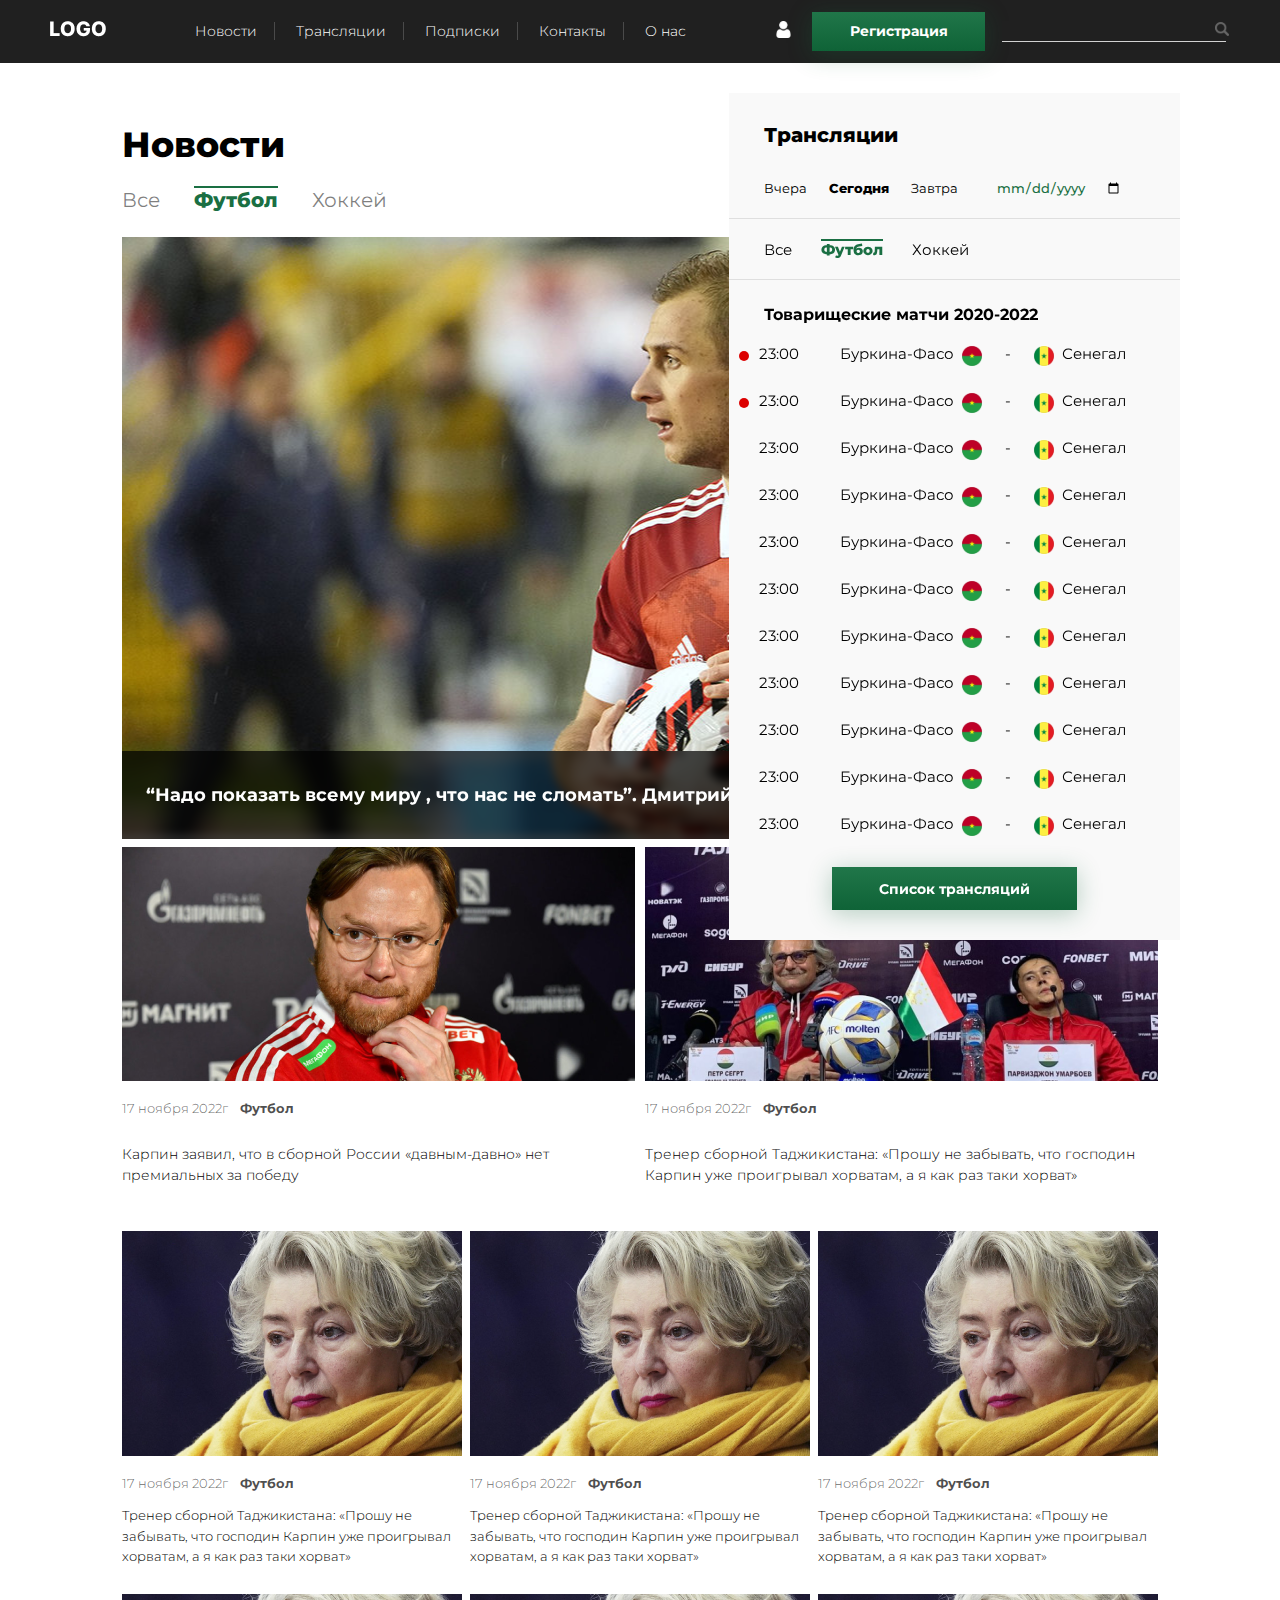
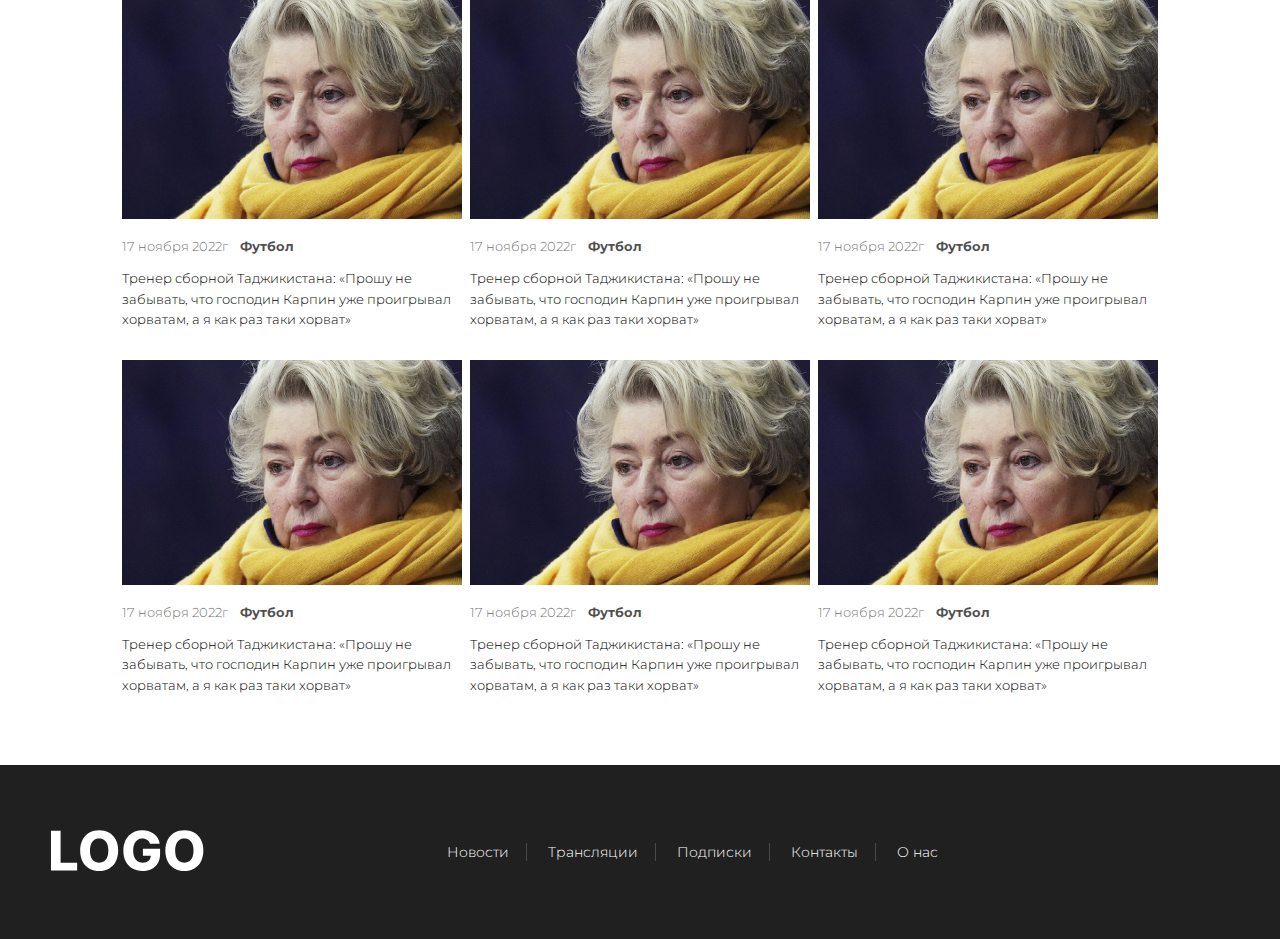
<file: news.html>
<!DOCTYPE html>
<html lang="ru">

<head>
  <meta charset="UTF-8">
  <meta http-equiv="X-UA-Compatible" content="IE=edge">
  <meta name="viewport" content="width=device-width, initial-scale=1.0">
  <link rel="stylesheet" href="./style.css">
  <title>Спортивные трансляции</title>
</head>

<body class="page">
  <header class="header">
    <a href="./index.html" class="header__logo">
      <img src="./images/LOGO.png" alt="Logo">
    </a>

    <hav class="header__navigation">
      <a href="./news.html" class="header__navigation-element">Новости</a>
      <a href="./translationslist.html" class="header__navigation-element">Трансляции</a>
      <a href="./subscription.html" class="header__navigation-element">Подписки</a>
      <a href="./contacts.html" class="header__navigation-element">Контакты</a>
      <a href="./aboutus.html" class="header__navigation-element">О нас</a>
    </hav>

    <div class="hamburger-menu">
      <input id="menu__toggle" type="checkbox" />
      <label class="menu__btn" for="menu__toggle">
        <span></span>
      </label>

      <ul class="menu__box">
        <li><a class="menu__item" href="./news.html">Новости</a></li>
        <li><a class="menu__item" href="./translationslist.html">Трансляции</a></li>
        <li><a class="menu__item" href="./subscription.html">Подписки</a></li>
        <li><a class="menu__item" href="./contacts.html">Контакты</a></li>
        <li><a class="menu__item" href="./aboutus.html">О нас</a></li>
      </ul>
    </div>

    <div class="header__right-items">
      <a href="./settings.html"><img src="./images/user_icon.svg" alt="Иконка" class="header__user-icon"></a>
      <button class="header__register-button">Регистрация</button>
      <div class="header__search-n-mg-glass">
        <form action="" class="searching-form">
          <input type="text" class="header__search" minlength="1" maxlength="56" required>
          <button class="btn-no-style searching-button"><img src="./images/magnifying_glass.svg" alt="Лупа" class="header__mag-glass"></button>
        </form>
      </div>


  </header>

  <main class="main-in-news">
    <section class="news">
      <h2 class="news__title">Новости</h2>
      <form class="news__sport-choose translations__sport-choose" method="post" action="">
        <button class="news__sport-chose-btn-style btn-no-style news__sport-chose-btn_type_all">
          Все</button>
        <button
          class="news__sport-chose-btn_type_footbal btn-no-style translations__sport-choose_active news__sport-chose-btn-style">Футбол</button>
        <button class="news__sport-chose-btn-style btn-no-style news__sport-chose-btn_type_hockey">Хоккей</button>
      </form>
      <article class="news__grid1">
        <div class="news__large-post">
          <a href="./newscard.html" class="link-decor"><img src="./images/image 4.png" alt="img"
              class="news__large-img"></a>
          <p class="news__large-post-title">“Надо показать всему миру , что нас не сломать”. Дмитрий Баринов перед
            матчем Сборной России</p>
        </div>
        <div class="news__medium-post1">
          <a href="./newscard.html" class="link-decor"><img src="./images/image 5.png" alt="img"
              class="news__medium-img"></a>
          <div class="news__date-n-sport">
            <p class="news__date">17 ноября 2022г</p>
            <p class="news__sport">Футбол</p>
          </div>
          <p class="news__description">Карпин заявил, что в сборной России «давным-давно» нет премиальных за победу
          </p>
        </div>
        <div class="news__medium-post2">
          <a href="./newscard.html" class="link-decor"><img src="./images/image 6.png" alt="img"
              class="news__medium-img"></a>
          <div class="news__date-n-sport">
            <p class="news__date">17 ноября 2022г</p>
            <p class="news__sport">Футбол</p>
          </div>
          <p class="news__description">Тренер сборной Таджикистана: «Прошу не забывать, что господин Карпин уже
            проигрывал хорватам, а я как раз таки хорват»</p>
        </div>
      </article>
      <article class="news__grid2">
        <div class="news__small-post">
          <a href="./newscard.html" class="link-decor"><img src="./images/image 7.png" alt="img"> </a>
          <div class="news__date-n-sport">
            <p class="news__date">17 ноября 2022г</p>
            <p class="news__sport">Футбол</p>
          </div>
          <p class="news__description_type_small-post">Тренер сборной Таджикистана: «Прошу не забывать, что господин
            Карпин уже проигрывал хорватам, а я как раз таки хорват»</p>
        </div>
        </div>
        <div class="news__small-post">
          <a href="./newscard.html" class="link-decor"><img src="./images/image 7.png" alt="img"> </a>
          <div class="news__date-n-sport">
            <p class="news__date">17 ноября 2022г</p>
            <p class="news__sport">Футбол</p>
          </div>
          <p class="news__description_type_small-post">Тренер сборной Таджикистана: «Прошу не забывать, что господин
            Карпин уже проигрывал хорватам, а я как раз таки хорват»</p>
        </div>
        </div>
        <div class="news__small-post">
          <a href="./newscard.html" class="link-decor"><img src="./images/image 7.png" alt="img"> </a>
          <div class="news__date-n-sport">
            <p class="news__date">17 ноября 2022г</p>
            <p class="news__sport">Футбол</p>
          </div>
          <p class="news__description_type_small-post">Тренер сборной Таджикистана: «Прошу не забывать, что господин
            Карпин уже проигрывал хорватам, а я как раз таки хорват»</p>
        </div>
        </div>
        <div class="news__small-post">
          <a href="./newscard.html" class="link-decor"><img src="./images/image 7.png" alt="img"> </a>
          <div class="news__date-n-sport">
            <p class="news__date">17 ноября 2022г</p>
            <p class="news__sport">Футбол</p>
          </div>
          <p class="news__description_type_small-post">Тренер сборной Таджикистана: «Прошу не забывать, что господин
            Карпин уже проигрывал хорватам, а я как раз таки хорват»</p>
        </div>
        </div>
        <div class="news__small-post">
          <a href="./newscard.html" class="link-decor"><img src="./images/image 7.png" alt="img"> </a>
          <div class="news__date-n-sport">
            <p class="news__date">17 ноября 2022г</p>
            <p class="news__sport">Футбол</p>
          </div>
          <p class="news__description_type_small-post">Тренер сборной Таджикистана: «Прошу не забывать, что господин
            Карпин уже проигрывал хорватам, а я как раз таки хорват»</p>
        </div>
        </div>
        <div class="news__small-post">
          <a href="./newscard.html" class="link-decor"><img src="./images/image 7.png" alt="img"> </a>
          <div class="news__date-n-sport">
            <p class="news__date">17 ноября 2022г</p>
            <p class="news__sport">Футбол</p>
          </div>
          <p class="news__description_type_small-post">Тренер сборной Таджикистана: «Прошу не забывать, что господин
            Карпин уже проигрывал хорватам, а я как раз таки хорват»</p>
        </div>
        </div>
        <div class="news__small-post">
          <a href="./newscard.html" class="link-decor"><img src="./images/image 7.png" alt="img"> </a>
          <div class="news__date-n-sport">
            <p class="news__date">17 ноября 2022г</p>
            <p class="news__sport">Футбол</p>
          </div>
          <p class="news__description_type_small-post">Тренер сборной Таджикистана: «Прошу не забывать, что господин
            Карпин уже проигрывал хорватам, а я как раз таки хорват»</p>
        </div>
        </div>
        <div class="news__small-post">
          <a href="./newscard.html" class="link-decor"><img src="./images/image 7.png" alt="img"> </a>
          <div class="news__date-n-sport">
            <p class="news__date">17 ноября 2022г</p>
            <p class="news__sport">Футбол</p>
          </div>
          <p class="news__description_type_small-post">Тренер сборной Таджикистана: «Прошу не забывать, что господин
            Карпин уже проигрывал хорватам, а я как раз таки хорват»</p>
        </div>
        </div>
        <div class="news__small-post">
          <a href="./newscard.html" class="link-decor"><img src="./images/image 7.png" alt="img"> </a>
          <div class="news__date-n-sport">
            <p class="news__date">17 ноября 2022г</p>
            <p class="news__sport">Футбол</p>
          </div>
          <p class="news__description_type_small-post">Тренер сборной Таджикистана: «Прошу не забывать, что господин
            Карпин уже проигрывал хорватам, а я как раз таки хорват»</p>
        </div>
        </div>
      </article>
    </section>



    <section class="translations-container">
      <div class="translations">
        <h2 class="translations__title">Трансляции</h2>
        <form class="translations__date-choose" method="post" action="">
          <button
            class="translations__date-choose-btn_type_yesterday btn-no-style translations__date-choose-font-style">Вчера</button>
          <button
            class="translations__date-choose-btn_type_today btn-no-style translations__date-choose-font-style translations__date-choose_active">Сегодня</button>
          <button
            class="translations__date-choose-btn_type_tomorrow btn-no-style translations__date-choose-font-style">Завтра</button>
            <input type="date" name="calendar"
            class="translations__date-choose-btn_type_calendar btn-no-style translations__date-choose-font-style">
        </form>
        <form class="translations__sport-choose" method="post" action="">
          <button class="translations__sport-chose-btn_type_all btn-no-style translations__sport-choose-btn-font-style">
            Все</button>
          <button
            class="translations__sport-chose-btn_type_football btn-no-style translations__sport-choose-btn-font-style translations__sport-choose_active">Футбол</button>
          <button
            class="translations__sport-chose-btn_type_hockey btn-no-style translations__sport-choose-btn-font-style">Хоккей</button>
        </form>
        <div class="matches">
          <h2 class="matches__title">Товарищеские матчи 2020-2022</h2>
          <a href="./translationcard.html" class="non-decor link-trans"><article class="match">
            <div class="match__indicator match__indicator_color_red"></div>
            <p class="match__time">23:00</p>
            <p class="match__team1 teams-font-style">Буркина-Фасо</p><img src="./images/team1-flag.svg"
              alt="Флаг команды" class="match__team1-flag">
            <p class="match__dash teams-font-style"> - </p>
            <img src="./images/team2-flag.svg" alt="Флаг команды" class="match__team2-flag">
            <p class="match__team2 teams-font-style">Сенегал</p>
          </article></a>
          <a href="./translationcard.html" class="non-decor link-trans"><article class="match">
            <div class="match__indicator match__indicator_color_red"></div>
            <p class="match__time">23:00</p>
            <p class="match__team1 teams-font-style">Буркина-Фасо</p><img src="./images/team1-flag.svg"
              alt="Флаг команды" class="match__team1-flag">
            <p class="match__dash teams-font-style"> - </p>
            <img src="./images/team2-flag.svg" alt="Флаг команды" class="match__team2-flag">
            <p class="match__team2 teams-font-style">Сенегал</p>
          </article></a>
          <a href="./translationcard.html" class="non-decor link-trans"><article class="match">
            <div class="match__indicator"></div>
            <p class="match__time">23:00</p>
            <p class="match__team1 teams-font-style">Буркина-Фасо</p><img src="./images/team1-flag.svg"
              alt="Флаг команды" class="match__team1-flag">
            <p class="match__dash teams-font-style"> - </p>
            <img src="./images/team2-flag.svg" alt="Флаг команды" class="match__team2-flag">
            <p class="match__team2 teams-font-style">Сенегал</p>
          </article></a>
          <a href="./translationcard.html" class="non-decor link-trans"><article class="match">
            <div class="match__indicator"></div>
            <p class="match__time">23:00</p>
            <p class="match__team1 teams-font-style">Буркина-Фасо</p><img src="./images/team1-flag.svg"
              alt="Флаг команды" class="match__team1-flag">
            <p class="match__dash teams-font-style"> - </p>
            <img src="./images/team2-flag.svg" alt="Флаг команды" class="match__team2-flag">
            <p class="match__team2 teams-font-style">Сенегал</p>
          </article></a>
          <a href="./translationcard.html" class="non-decor link-trans"><article class="match">
            <div class="match__indicator"></div>
            <p class="match__time">23:00</p>
            <p class="match__team1 teams-font-style">Буркина-Фасо</p><img src="./images/team1-flag.svg"
              alt="Флаг команды" class="match__team1-flag">
            <p class="match__dash teams-font-style"> - </p>
            <img src="./images/team2-flag.svg" alt="Флаг команды" class="match__team2-flag">
            <p class="match__team2 teams-font-style">Сенегал</p>
          </article></a>
          <a href="./translationcard.html" class="non-decor link-trans"><article class="match">
            <div class="match__indicator"></div>
            <p class="match__time">23:00</p>
            <p class="match__team1 teams-font-style">Буркина-Фасо</p><img src="./images/team1-flag.svg"
              alt="Флаг команды" class="match__team1-flag">
            <p class="match__dash teams-font-style"> - </p>
            <img src="./images/team2-flag.svg" alt="Флаг команды" class="match__team2-flag">
            <p class="match__team2 teams-font-style">Сенегал</p>
          </article></a>
          <a href="./translationcard.html" class="non-decor link-trans"><article class="match">
            <div class="match__indicator"></div>
            <p class="match__time">23:00</p>
            <p class="match__team1 teams-font-style">Буркина-Фасо</p><img src="./images/team1-flag.svg"
              alt="Флаг команды" class="match__team1-flag">
            <p class="match__dash teams-font-style"> - </p>
            <img src="./images/team2-flag.svg" alt="Флаг команды" class="match__team2-flag">
            <p class="match__team2 teams-font-style">Сенегал</p>
          </article></a>
          <a href="./translationcard.html" class="non-decor link-trans"><article class="match">
            <div class="match__indicator"></div>
            <p class="match__time">23:00</p>
            <p class="match__team1 teams-font-style">Буркина-Фасо</p><img src="./images/team1-flag.svg"
              alt="Флаг команды" class="match__team1-flag">
            <p class="match__dash teams-font-style"> - </p>
            <img src="./images/team2-flag.svg" alt="Флаг команды" class="match__team2-flag">
            <p class="match__team2 teams-font-style">Сенегал</p>
          </article></a>
          <a href="./translationcard.html" class="non-decor link-trans"><article class="match">
            <div class="match__indicator"></div>
            <p class="match__time">23:00</p>
            <p class="match__team1 teams-font-style">Буркина-Фасо</p><img src="./images/team1-flag.svg"
              alt="Флаг команды" class="match__team1-flag">
            <p class="match__dash teams-font-style"> - </p>
            <img src="./images/team2-flag.svg" alt="Флаг команды" class="match__team2-flag">
            <p class="match__team2 teams-font-style">Сенегал</p>
          </article></a>
          <a href="./translationcard.html" class="non-decor link-trans"><article class="match">
            <div class="match__indicator"></div>
            <p class="match__time">23:00</p>
            <p class="match__team1 teams-font-style">Буркина-Фасо</p><img src="./images/team1-flag.svg"
              alt="Флаг команды" class="match__team1-flag">
            <p class="match__dash teams-font-style"> - </p>
            <img src="./images/team2-flag.svg" alt="Флаг команды" class="match__team2-flag">
            <p class="match__team2 teams-font-style">Сенегал</p>
          </article></a>
          <a href="./translationcard.html" class="non-decor link-trans"><article class="match">
            <div class="match__indicator"></div>
            <p class="match__time">23:00</p>
            <p class="match__team1 teams-font-style">Буркина-Фасо</p><img src="./images/team1-flag.svg"
              alt="Флаг команды" class="match__team1-flag">
            <p class="match__dash teams-font-style"> - </p>
            <img src="./images/team2-flag.svg" alt="Флаг команды" class="match__team2-flag">
            <p class="match__team2 teams-font-style">Сенегал</p>
          </article></a>
        </div>
        <a href="./translationslist.html" class="non-decor"><button class="translations__list-btn btn-no-style">
          <p class="translations__list-btn-text">Список трансляций</p>
        </button></a>
      </div>
    </section>

  </main>

  <section class="popup-reg">
    <div class="popup-reg__container">
      <button class="popup__close btn-no-style" type="button"><img src="./images/Close_Icon.svg" alt="крестик"
        class="popup__close-image"></button>
      <h2 class="popup-reg__title">Зарегистрироваться</h2>
      <form action="" class="popup-reg__form">
        <button class="popup-reg__google btn-no-style">Войти через <b>Google +</b></button>
        <input type="text" placeholder="Имя" class="popup-reg__input_type_name popup-reg__form-styles" required>
        <input type="password" placeholder="Пароль" class="popup-reg__input_type_password popup-reg__form-styles"
          required>
        <input type="password" placeholder="Подтверждение пароля"
          class="popup-reg__input_type_password popup-reg__form-styles" required>
        <input type="email" placeholder="e-mail" class="popup-reg__input_type_email popup-reg__form-styles" required>
        <button class="popup-reg__reg-btn btn-no-style">Регистрация</button>
        <button class="popup-reg__login btn-no-style">Уже есть аккаунт?</button>
      </form>
    </div>
  </section>
  <section class="popup-log">
    <div class="popup-log__container">
      <button class="popup__close btn-no-style popup__close2" type="button"><img src="./images/Close_Icon.svg" alt="крестик"
        class="popup__close-image"></button>
      <h2 class="popup-reg__title">Войти</h2>
      <form action="" class="popup-log__form">
        <button class="popup-reg__google btn-no-style">Войти через <b>Google +</b></button>
        <input type="email" placeholder="e-mail" class="popup-reg__input_type_email popup-reg__form-styles" required>
        <input type="password" placeholder="Пароль" class="popup-reg__input_type_password popup-reg__form-styles"
          required>
        <button class="popup-reg__reg-btn btn-no-style popup-log__log-btn">Войти</button>
        <button class="btn-no-style popup-log__register">Регистрация</button>
      </form>
    </div>
  </section>
  <footer class="footer">
    <a href="./index.html"><img src="./images/LOGO_footer.svg" alt="logo" class="footer__logo"></a>
    <hav class="header__navigation footer__navigation">
      <a href="./news.html" class="header__navigation-element">Новости</a>
      <a href="./translationslist.html" class="header__navigation-element">Трансляции</a>
      <a href="./subscription.html" class="header__navigation-element">Подписки</a>
      <a href="./contacts.html" class="header__navigation-element">Контакты</a>
      <a href="./aboutus.html" class="header__navigation-element">О нас</a>
    </hav>
    <div></div>
  </footer>
  <script src="./script.js"></script>
</body>

</html>
</file>
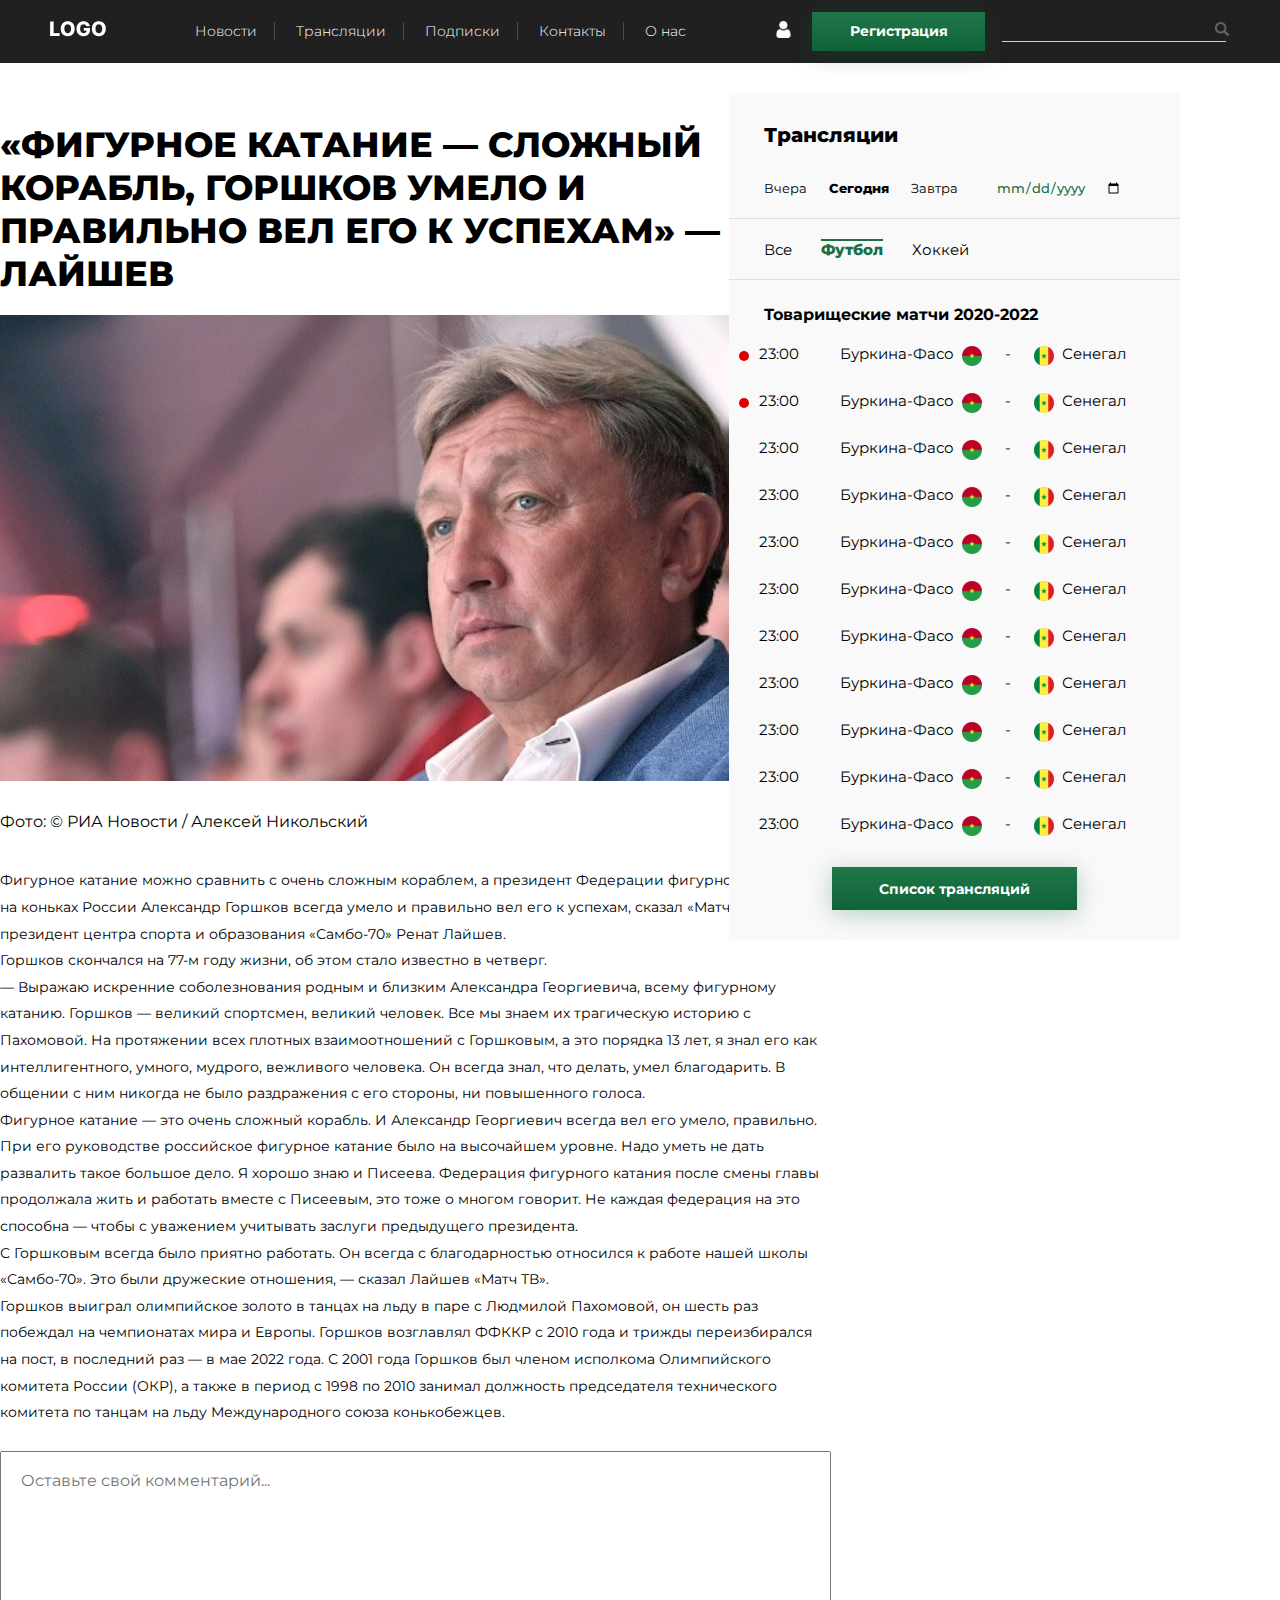
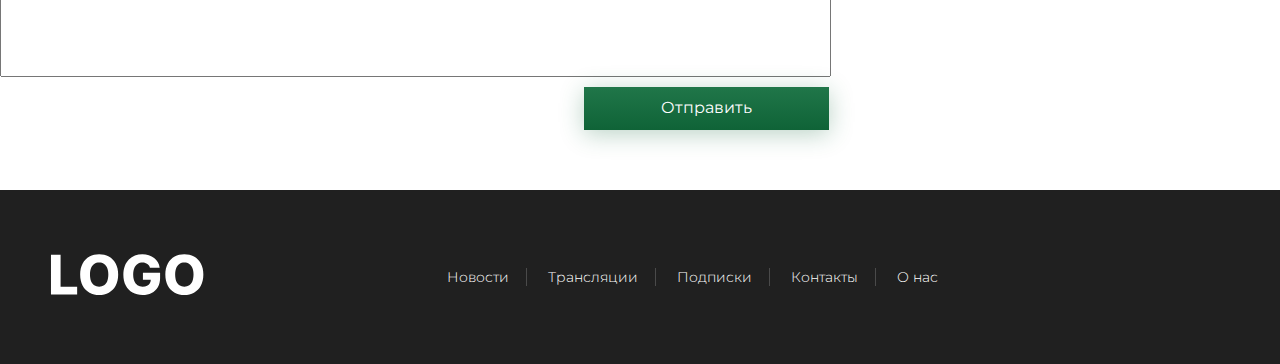
<file: newscard.html>
<!DOCTYPE html>
<html lang="ru">

<head>
  <meta charset="UTF-8">
  <meta http-equiv="X-UA-Compatible" content="IE=edge">
  <meta name="viewport" content="width=device-width, initial-scale=1.0">
  <link rel="stylesheet" href="./style.css">
  <title>Спортивные трансляции</title>
</head>

<body class="page">
  <header class="header">
    <a href="./index.html" class="header__logo">
      <img src="./images/LOGO.png" alt="Logo">
    </a>

    <hav class="header__navigation">
      <a href="./news.html" class="header__navigation-element">Новости</a>
      <a href="./translationslist.html" class="header__navigation-element">Трансляции</a>
      <a href="./subscription.html" class="header__navigation-element">Подписки</a>
      <a href="./contacts.html" class="header__navigation-element">Контакты</a>
      <a href="./aboutus.html" class="header__navigation-element">О нас</a>
    </hav>

    <div class="hamburger-menu">
      <input id="menu__toggle" type="checkbox" />
      <label class="menu__btn" for="menu__toggle">
        <span></span>
      </label>

      <ul class="menu__box">
        <li><a class="menu__item" href="./news.html">Новости</a></li>
        <li><a class="menu__item" href="./translationslist.html">Трансляции</a></li>
        <li><a class="menu__item" href="./subscription.html">Подписки</a></li>
        <li><a class="menu__item" href="./contacts.html">Контакты</a></li>
        <li><a class="menu__item" href="./aboutus.html">О нас</a></li>
      </ul>
    </div>

    <div class="header__right-items">
      <a href="./settings.html"><img src="./images/user_icon.svg" alt="Иконка" class="header__user-icon"></a>
      <button class="header__register-button">Регистрация</button>
      <div class="header__search-n-mg-glass">
        <form action="" class="searching-form">
          <input type="text" class="header__search" minlength="1" maxlength="56" required>
          <button class="btn-no-style searching-button"><img src="./images/magnifying_glass.svg" alt="Лупа" class="header__mag-glass"></button>
        </form>
      </div>
  </header>

  <main class="main">
    <div class="streams-margin">
      <section class="post">
        <h1 class="post__title">
          «ФИГУРНОЕ КАТАНИЕ — СЛОЖНЫЙ КОРАБЛЬ, ГОРШКОВ УМЕЛО И ПРАВИЛЬНО ВЕЛ ЕГО К УСПЕХАМ» — ЛАЙШЕВ
        </h1>
        <img src="./images/image 10layshev.png" alt="#" class="post__img">
        <div class="post__info">
          <p class="post__img-source">Фото: © РИА Новости / Алексей Никольский</p>
          <div>
            <button class="post__like btn-no-style post__btns">
              <img src="./images/Mask grouplike1.svg" alt="#">
            </button>
            <button class="post__dislike btn-no-style post__btns">
              <img src="./images/Mask grouplike2.svg" alt="#">
            </button>
          </div>
        </div>
        <p class="post__text">Фигурное катание можно сравнить с очень сложным кораблем, а президент Федерации фигурного катания на коньках России Александр Горшков всегда умело и правильно вел его к успехам, сказал «Матч ТВ» президент центра спорта и образования «Самбо‑70» Ренат Лайшев.
          Горшков скончался на 77‑м году жизни, об этом стало известно в четверг.
          — Выражаю искренние соболезнования родным и близким Александра Георгиевича, всему фигурному катанию. Горшков — великий спортсмен, великий человек. Все мы знаем их трагическую историю с Пахомовой. На протяжении всех плотных взаимоотношений с Горшковым, а это порядка 13 лет, я знал его как интеллигентного, умного, мудрого, вежливого человека. Он всегда знал, что делать, умел благодарить. В общении с ним никогда не было раздражения с его стороны, ни повышенного голоса.
          Фигурное катание — это очень сложный корабль. И Александр Георгиевич всегда вел его умело, правильно. При его руководстве российское фигурное катание было на высочайшем уровне. Надо уметь не дать развалить такое большое дело. Я хорошо знаю и Писеева. Федерация фигурного катания после смены главы продолжала жить и работать вместе с Писеевым, это тоже о многом говорит. Не каждая федерация на это способна — чтобы с уважением учитывать заслуги предыдущего президента.
          С Горшковым всегда было приятно работать. Он всегда с благодарностью относился к работе нашей школы «Самбо‑70». Это были дружеские отношения, — сказал Лайшев «Матч ТВ».
          Горшков выиграл олимпийское золото в танцах на льду в паре с Людмилой Пахомовой, он шесть раз побеждал на чемпионатах мира и Европы. Горшков возглавлял ФФККР с 2010 года и трижды переизбирался на пост, в последний раз — в мае 2022 года. С 2001 года Горшков был членом исполкома Олимпийского комитета России (ОКР), а также в период с 1998 по 2010 занимал должность председателя технического комитета по танцам на льду Международного союза конькобежцев.
        </p>
        <form action="" class="post__comment">
          <textarea name="comment" id="comment" cols="30" rows="10" class="post__textarea"
            placeholder="Оставьте свой комментарий..."></textarea>
          <button class="post__comment-btn btn-no-style">Отправить</button>
        </form>
      </section>
      <div class="px2"></div>
    </div>

    <section class="translations-container">
      <div class="translations">
        <h2 class="translations__title">Трансляции</h2>
        <form class="translations__date-choose" method="post" action="">
          <button
            class="translations__date-choose-btn_type_yesterday btn-no-style translations__date-choose-font-style">Вчера</button>
          <button
            class="translations__date-choose-btn_type_today btn-no-style translations__date-choose-font-style translations__date-choose_active">Сегодня</button>
          <button
            class="translations__date-choose-btn_type_tomorrow btn-no-style translations__date-choose-font-style">Завтра</button>
            <input type="date" name="calendar"
            class="translations__date-choose-btn_type_calendar btn-no-style translations__date-choose-font-style">
        </form>
        <form class="translations__sport-choose" method="post" action="">
          <button class="translations__sport-chose-btn_type_all btn-no-style translations__sport-choose-btn-font-style">
            Все</button>
          <button
            class="translations__sport-chose-btn_type_football btn-no-style translations__sport-choose-btn-font-style translations__sport-choose_active">Футбол</button>
          <button
            class="translations__sport-chose-btn_type_hockey btn-no-style translations__sport-choose-btn-font-style">Хоккей</button>
        </form>
        <div class="matches">
          <h2 class="matches__title">Товарищеские матчи 2020-2022</h2>
          <a href="./translationcard.html" class="non-decor link-trans"><article class="match">
            <div class="match__indicator match__indicator_color_red"></div>
            <p class="match__time">23:00</p>
            <p class="match__team1 teams-font-style">Буркина-Фасо</p><img src="./images/team1-flag.svg"
              alt="Флаг команды" class="match__team1-flag">
            <p class="match__dash teams-font-style"> - </p>
            <img src="./images/team2-flag.svg" alt="Флаг команды" class="match__team2-flag">
            <p class="match__team2 teams-font-style">Сенегал</p>
          </article></a>
          <a href="./translationcard.html" class="non-decor link-trans"><article class="match">
            <div class="match__indicator match__indicator_color_red"></div>
            <p class="match__time">23:00</p>
            <p class="match__team1 teams-font-style">Буркина-Фасо</p><img src="./images/team1-flag.svg"
              alt="Флаг команды" class="match__team1-flag">
            <p class="match__dash teams-font-style"> - </p>
            <img src="./images/team2-flag.svg" alt="Флаг команды" class="match__team2-flag">
            <p class="match__team2 teams-font-style">Сенегал</p>
          </article></a>
          <a href="./translationcard.html" class="non-decor link-trans"><article class="match">
            <div class="match__indicator"></div>
            <p class="match__time">23:00</p>
            <p class="match__team1 teams-font-style">Буркина-Фасо</p><img src="./images/team1-flag.svg"
              alt="Флаг команды" class="match__team1-flag">
            <p class="match__dash teams-font-style"> - </p>
            <img src="./images/team2-flag.svg" alt="Флаг команды" class="match__team2-flag">
            <p class="match__team2 teams-font-style">Сенегал</p>
          </article></a>
          <a href="./translationcard.html" class="non-decor link-trans"><article class="match">
            <div class="match__indicator"></div>
            <p class="match__time">23:00</p>
            <p class="match__team1 teams-font-style">Буркина-Фасо</p><img src="./images/team1-flag.svg"
              alt="Флаг команды" class="match__team1-flag">
            <p class="match__dash teams-font-style"> - </p>
            <img src="./images/team2-flag.svg" alt="Флаг команды" class="match__team2-flag">
            <p class="match__team2 teams-font-style">Сенегал</p>
          </article></a>
          <a href="./translationcard.html" class="non-decor link-trans"><article class="match">
            <div class="match__indicator"></div>
            <p class="match__time">23:00</p>
            <p class="match__team1 teams-font-style">Буркина-Фасо</p><img src="./images/team1-flag.svg"
              alt="Флаг команды" class="match__team1-flag">
            <p class="match__dash teams-font-style"> - </p>
            <img src="./images/team2-flag.svg" alt="Флаг команды" class="match__team2-flag">
            <p class="match__team2 teams-font-style">Сенегал</p>
          </article></a>
          <a href="./translationcard.html" class="non-decor link-trans"><article class="match">
            <div class="match__indicator"></div>
            <p class="match__time">23:00</p>
            <p class="match__team1 teams-font-style">Буркина-Фасо</p><img src="./images/team1-flag.svg"
              alt="Флаг команды" class="match__team1-flag">
            <p class="match__dash teams-font-style"> - </p>
            <img src="./images/team2-flag.svg" alt="Флаг команды" class="match__team2-flag">
            <p class="match__team2 teams-font-style">Сенегал</p>
          </article></a>
          <a href="./translationcard.html" class="non-decor link-trans"><article class="match">
            <div class="match__indicator"></div>
            <p class="match__time">23:00</p>
            <p class="match__team1 teams-font-style">Буркина-Фасо</p><img src="./images/team1-flag.svg"
              alt="Флаг команды" class="match__team1-flag">
            <p class="match__dash teams-font-style"> - </p>
            <img src="./images/team2-flag.svg" alt="Флаг команды" class="match__team2-flag">
            <p class="match__team2 teams-font-style">Сенегал</p>
          </article></a>
          <a href="./translationcard.html" class="non-decor link-trans"><article class="match">
            <div class="match__indicator"></div>
            <p class="match__time">23:00</p>
            <p class="match__team1 teams-font-style">Буркина-Фасо</p><img src="./images/team1-flag.svg"
              alt="Флаг команды" class="match__team1-flag">
            <p class="match__dash teams-font-style"> - </p>
            <img src="./images/team2-flag.svg" alt="Флаг команды" class="match__team2-flag">
            <p class="match__team2 teams-font-style">Сенегал</p>
          </article></a>
          <a href="./translationcard.html" class="non-decor link-trans"><article class="match">
            <div class="match__indicator"></div>
            <p class="match__time">23:00</p>
            <p class="match__team1 teams-font-style">Буркина-Фасо</p><img src="./images/team1-flag.svg"
              alt="Флаг команды" class="match__team1-flag">
            <p class="match__dash teams-font-style"> - </p>
            <img src="./images/team2-flag.svg" alt="Флаг команды" class="match__team2-flag">
            <p class="match__team2 teams-font-style">Сенегал</p>
          </article></a>
          <a href="./translationcard.html" class="non-decor link-trans"><article class="match">
            <div class="match__indicator"></div>
            <p class="match__time">23:00</p>
            <p class="match__team1 teams-font-style">Буркина-Фасо</p><img src="./images/team1-flag.svg"
              alt="Флаг команды" class="match__team1-flag">
            <p class="match__dash teams-font-style"> - </p>
            <img src="./images/team2-flag.svg" alt="Флаг команды" class="match__team2-flag">
            <p class="match__team2 teams-font-style">Сенегал</p>
          </article></a>
          <a href="./translationcard.html" class="non-decor link-trans"><article class="match">
            <div class="match__indicator"></div>
            <p class="match__time">23:00</p>
            <p class="match__team1 teams-font-style">Буркина-Фасо</p><img src="./images/team1-flag.svg"
              alt="Флаг команды" class="match__team1-flag">
            <p class="match__dash teams-font-style"> - </p>
            <img src="./images/team2-flag.svg" alt="Флаг команды" class="match__team2-flag">
            <p class="match__team2 teams-font-style">Сенегал</p>
          </article></a>
        </div>
        <a href="./translationslist.html" class="non-decor"><button class="translations__list-btn btn-no-style">
          <p class="translations__list-btn-text">Список трансляций</p>
        </button></a>
      </div>
  </main>

  <section class="popup-reg">
    <div class="popup-reg__container">
      <button class="popup__close btn-no-style" type="button"><img src="./images/Close_Icon.svg" alt="крестик"
        class="popup__close-image"></button>
      <h2 class="popup-reg__title">Зарегистрироваться</h2>
      <form action="" class="popup-reg__form">
        <button class="popup-reg__google btn-no-style">Войти через <b>Google +</b></button>
        <input type="text" placeholder="Имя" class="popup-reg__input_type_name popup-reg__form-styles" required>
        <input type="password" placeholder="Пароль" class="popup-reg__input_type_password popup-reg__form-styles"
          required>
        <input type="password" placeholder="Подтверждение пароля"
          class="popup-reg__input_type_password popup-reg__form-styles" required>
        <input type="email" placeholder="e-mail" class="popup-reg__input_type_email popup-reg__form-styles" required>
        <button class="popup-reg__reg-btn btn-no-style">Регистрация</button>
        <button class="popup-reg__login btn-no-style">Уже есть аккаунт?</button>
      </form>
    </div>
  </section>
  <section class="popup-log">
    <div class="popup-log__container">
      <button class="popup__close btn-no-style popup__close2" type="button"><img src="./images/Close_Icon.svg" alt="крестик"
        class="popup__close-image"></button>
      <h2 class="popup-reg__title">Войти</h2>
      <form action="" class="popup-log__form">
        <button class="popup-reg__google btn-no-style">Войти через <b>Google +</b></button>
        <input type="email" placeholder="e-mail" class="popup-reg__input_type_email popup-reg__form-styles" required>
        <input type="password" placeholder="Пароль" class="popup-reg__input_type_password popup-reg__form-styles"
          required>
        <button class="popup-reg__reg-btn btn-no-style popup-log__log-btn">Войти</button>
        <button class="btn-no-style popup-log__register">Регистрация</button>
      </form>
    </div>
  </section>
  <footer class="footer">
    <a href="./index.html"><img src="./images/LOGO_footer.svg" alt="logo" class="footer__logo"></a>
    <hav class="header__navigation footer__navigation">
      <a href="./news.html" class="header__navigation-element">Новости</a>
      <a href="./translationslist.html" class="header__navigation-element">Трансляции</a>
      <a href="./subscription.html" class="header__navigation-element">Подписки</a>
      <a href="./contacts.html" class="header__navigation-element">Контакты</a>
      <a href="./aboutus.html" class="header__navigation-element">О нас</a>
    </hav>
    <div></div>
  </footer>
  <script src="./script.js"></script>
</body>

</html>
</file>
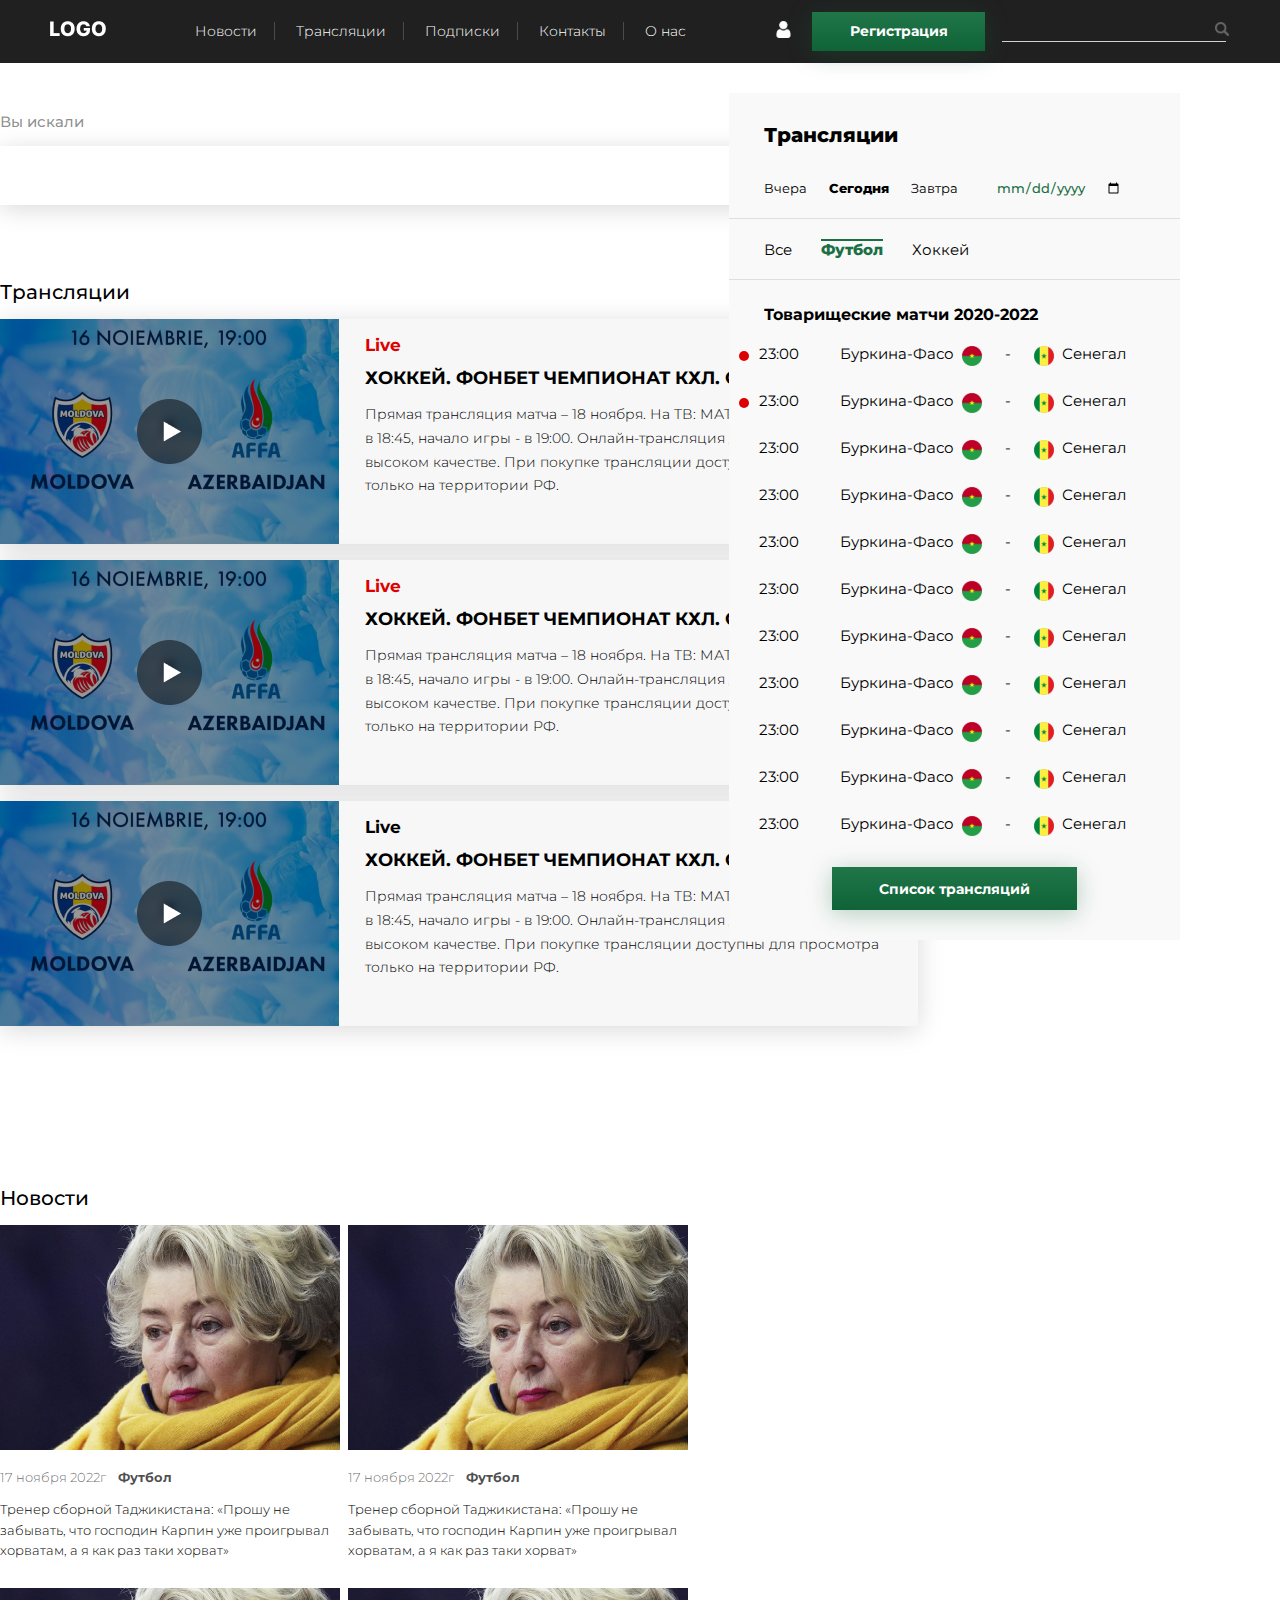
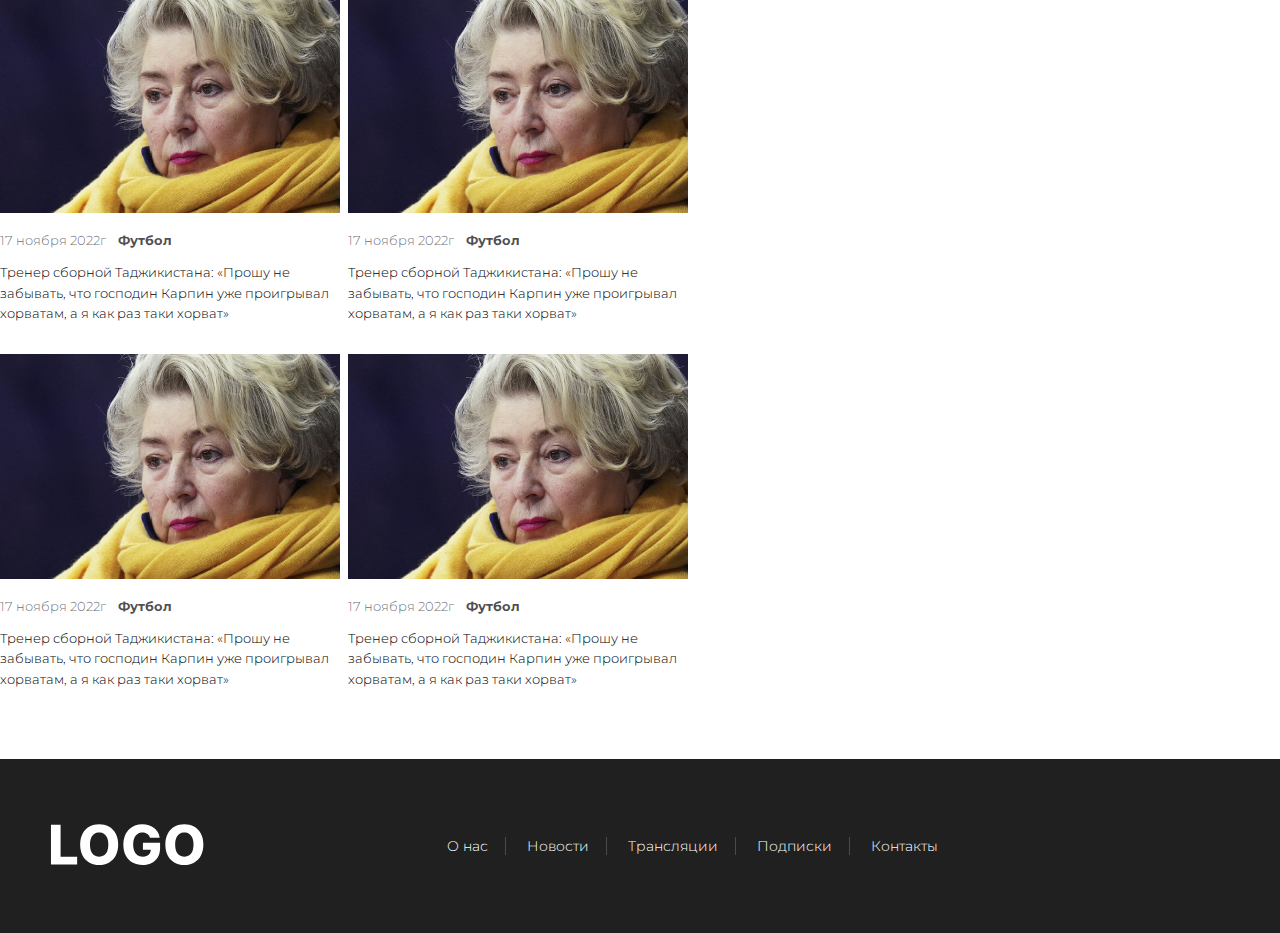
<file: search.html>
<!DOCTYPE html>
<html lang="ru">

<head>
  <meta charset="UTF-8">
  <meta http-equiv="X-UA-Compatible" content="IE=edge">
  <meta name="viewport" content="width=device-width, initial-scale=1.0">
  <link rel="stylesheet" href="./style.css">
  <title>Спортивные трансляции</title>
</head>

<body class="page">
  <header class="header">
    <a href="./index.html" class="header__logo">
      <img src="./images/LOGO.png" alt="Logo">
    </a>

    <hav class="header__navigation">
      <a href="./news.html" class="header__navigation-element">Новости</a>
      <a href="./translationslist.html" class="header__navigation-element">Трансляции</a>
      <a href="./subscription.html" class="header__navigation-element">Подписки</a>
      <a href="./contacts.html" class="header__navigation-element">Контакты</a>
      <a href="./aboutus.html" class="header__navigation-element">О нас</a>
    </hav>

    <div class="hamburger-menu">
      <input id="menu__toggle" type="checkbox" />
      <label class="menu__btn" for="menu__toggle">
        <span></span>
      </label>

      <ul class="menu__box">
        <li><a class="menu__item" href="./news.html">Новости</a></li>
        <li><a class="menu__item" href="./translationslist.html">Трансляции</a></li>
        <li><a class="menu__item" href="./subscription.html">Подписки</a></li>
        <li><a class="menu__item" href="./contacts.html">Контакты</a></li>
        <li><a class="menu__item" href="./aboutus.html">О нас</a></li>
      </ul>
    </div>

    <div class="header__right-items">
      <a href="./settings.html"><img src="./images/user_icon.svg" alt="Иконка" class="header__user-icon"></a>
      <button class="header__register-button">Регистрация</button>
      <div class="header__search-n-mg-glass">
        <form action="" class="searching-form">
          <input type="text" class="header__search" minlength="1" maxlength="56" required>
          <button class="btn-no-style searching-button"><img src="./images/magnifying_glass.svg" alt="Лупа" class="header__mag-glass"></button>
        </form>
      </div>
  </header>

  <main class="main main-in-search">
      <section class="poisk translist-search-padding">
        <p class="poisk__title">Вы искали</p>
        <form action="" class="poisk__form">
          <input type="text" class="poisk__input">
          <button class="poisk__subm-btn btn-no-style"><img src="./images/poisk.png" alt="иконка на кнопке поиска" class="poisk__subm-img"></button>
        </form>
      </section>

      <section class="translist translist-search-padding" id="trans">
        <h2 class="search-titles">Трансляции</h2>
        <article class="transelem">
          <a href="./translationcard.html" class="top-streams-img"></a>
          <div class="transelem__info">
            <p class="transelem__live transelem__live_active">Live</p>
            <h2 class="transelem__title">ХОККЕЙ. ФОНБЕТ ЧЕМПИОНАТ КХЛ. СПАРТАК - ЦСКА</h2>
            <p class="transelem__description">Прямая трансляция матча – 18 ноября. На ТВ: МАТЧ ТВ. Эфир стартует в
              18:45, начало игры - в 19:00. Онлайн-трансляция доступна на сайте в высоком качестве. При покупке
              трансляции доступны для просмотра только на территории РФ.</p>
          </div>
        </article>
        <article class="transelem">
          <a href="./translationcard.html" class="top-streams-img"></a>
          <div class="transelem__info">
            <p class="transelem__live transelem__live_active">Live</p>
            <h2 class="transelem__title">ХОККЕЙ. ФОНБЕТ ЧЕМПИОНАТ КХЛ. СПАРТАК - ЦСКА</h2>
            <p class="transelem__description">Прямая трансляция матча – 18 ноября. На ТВ: МАТЧ ТВ. Эфир стартует в
              18:45, начало игры - в 19:00. Онлайн-трансляция доступна на сайте в высоком качестве. При покупке
              трансляции доступны для просмотра только на территории РФ.</p>
          </div>
        </article>
        <article class="transelem">
          <a href="./translationcard.html" class="top-streams-img"></a>
          <div class="transelem__info">
            <p class="transelem__live">Live</p>
            <h2 class="transelem__title">ХОККЕЙ. ФОНБЕТ ЧЕМПИОНАТ КХЛ. СПАРТАК - ЦСКА</h2>
            <p class="transelem__description">Прямая трансляция матча – 18 ноября. На ТВ: МАТЧ ТВ. Эфир стартует в
              18:45, начало игры - в 19:00. Онлайн-трансляция доступна на сайте в высоком качестве. При покупке
              трансляции доступны для просмотра только на территории РФ.</p>
          </div>
        </article>
      </section>

    <section class="translations-container">
      <div class="translations">
        <h2 class="translations__title">Трансляции</h2>
        <form class="translations__date-choose" method="post" action="">
          <button
            class="translations__date-choose-btn_type_yesterday btn-no-style translations__date-choose-font-style">Вчера</button>
          <button
            class="translations__date-choose-btn_type_today btn-no-style translations__date-choose-font-style translations__date-choose_active">Сегодня</button>
          <button
            class="translations__date-choose-btn_type_tomorrow btn-no-style translations__date-choose-font-style">Завтра</button>
            <input type="date" name="calendar"
            class="translations__date-choose-btn_type_calendar btn-no-style translations__date-choose-font-style">
        </form>
        <form class="translations__sport-choose" method="post" action="">
          <button class="translations__sport-chose-btn_type_all btn-no-style translations__sport-choose-btn-font-style">
            Все</button>
          <button
            class="translations__sport-chose-btn_type_football btn-no-style translations__sport-choose-btn-font-style translations__sport-choose_active">Футбол</button>
          <button
            class="translations__sport-chose-btn_type_hockey btn-no-style translations__sport-choose-btn-font-style">Хоккей</button>
        </form>
        <div class="matches">
          <h2 class="matches__title">Товарищеские матчи 2020-2022</h2>
          <a href="./translationcard.html" class="non-decor link-trans"><article class="match">
            <div class="match__indicator match__indicator_color_red"></div>
            <p class="match__time">23:00</p>
            <p class="match__team1 teams-font-style">Буркина-Фасо</p><img src="./images/team1-flag.svg"
              alt="Флаг команды" class="match__team1-flag">
            <p class="match__dash teams-font-style"> - </p>
            <img src="./images/team2-flag.svg" alt="Флаг команды" class="match__team2-flag">
            <p class="match__team2 teams-font-style">Сенегал</p>
          </article></a>
          <a href="./translationcard.html" class="non-decor link-trans"><article class="match">
            <div class="match__indicator match__indicator_color_red"></div>
            <p class="match__time">23:00</p>
            <p class="match__team1 teams-font-style">Буркина-Фасо</p><img src="./images/team1-flag.svg"
              alt="Флаг команды" class="match__team1-flag">
            <p class="match__dash teams-font-style"> - </p>
            <img src="./images/team2-flag.svg" alt="Флаг команды" class="match__team2-flag">
            <p class="match__team2 teams-font-style">Сенегал</p>
          </article></a>
          <a href="./translationcard.html" class="non-decor link-trans"><article class="match">
            <div class="match__indicator"></div>
            <p class="match__time">23:00</p>
            <p class="match__team1 teams-font-style">Буркина-Фасо</p><img src="./images/team1-flag.svg"
              alt="Флаг команды" class="match__team1-flag">
            <p class="match__dash teams-font-style"> - </p>
            <img src="./images/team2-flag.svg" alt="Флаг команды" class="match__team2-flag">
            <p class="match__team2 teams-font-style">Сенегал</p>
          </article></a>
          <a href="./translationcard.html" class="non-decor link-trans"><article class="match">
            <div class="match__indicator"></div>
            <p class="match__time">23:00</p>
            <p class="match__team1 teams-font-style">Буркина-Фасо</p><img src="./images/team1-flag.svg"
              alt="Флаг команды" class="match__team1-flag">
            <p class="match__dash teams-font-style"> - </p>
            <img src="./images/team2-flag.svg" alt="Флаг команды" class="match__team2-flag">
            <p class="match__team2 teams-font-style">Сенегал</p>
          </article></a>
          <a href="./translationcard.html" class="non-decor link-trans"><article class="match">
            <div class="match__indicator"></div>
            <p class="match__time">23:00</p>
            <p class="match__team1 teams-font-style">Буркина-Фасо</p><img src="./images/team1-flag.svg"
              alt="Флаг команды" class="match__team1-flag">
            <p class="match__dash teams-font-style"> - </p>
            <img src="./images/team2-flag.svg" alt="Флаг команды" class="match__team2-flag">
            <p class="match__team2 teams-font-style">Сенегал</p>
          </article></a>
          <a href="./translationcard.html" class="non-decor link-trans"><article class="match">
            <div class="match__indicator"></div>
            <p class="match__time">23:00</p>
            <p class="match__team1 teams-font-style">Буркина-Фасо</p><img src="./images/team1-flag.svg"
              alt="Флаг команды" class="match__team1-flag">
            <p class="match__dash teams-font-style"> - </p>
            <img src="./images/team2-flag.svg" alt="Флаг команды" class="match__team2-flag">
            <p class="match__team2 teams-font-style">Сенегал</p>
          </article></a>
          <a href="./translationcard.html" class="non-decor link-trans"><article class="match">
            <div class="match__indicator"></div>
            <p class="match__time">23:00</p>
            <p class="match__team1 teams-font-style">Буркина-Фасо</p><img src="./images/team1-flag.svg"
              alt="Флаг команды" class="match__team1-flag">
            <p class="match__dash teams-font-style"> - </p>
            <img src="./images/team2-flag.svg" alt="Флаг команды" class="match__team2-flag">
            <p class="match__team2 teams-font-style">Сенегал</p>
          </article></a>
          <a href="./translationcard.html" class="non-decor link-trans"><article class="match">
            <div class="match__indicator"></div>
            <p class="match__time">23:00</p>
            <p class="match__team1 teams-font-style">Буркина-Фасо</p><img src="./images/team1-flag.svg"
              alt="Флаг команды" class="match__team1-flag">
            <p class="match__dash teams-font-style"> - </p>
            <img src="./images/team2-flag.svg" alt="Флаг команды" class="match__team2-flag">
            <p class="match__team2 teams-font-style">Сенегал</p>
          </article></a>
          <a href="./translationcard.html" class="non-decor link-trans"><article class="match">
            <div class="match__indicator"></div>
            <p class="match__time">23:00</p>
            <p class="match__team1 teams-font-style">Буркина-Фасо</p><img src="./images/team1-flag.svg"
              alt="Флаг команды" class="match__team1-flag">
            <p class="match__dash teams-font-style"> - </p>
            <img src="./images/team2-flag.svg" alt="Флаг команды" class="match__team2-flag">
            <p class="match__team2 teams-font-style">Сенегал</p>
          </article></a>
          <a href="./translationcard.html" class="non-decor link-trans"><article class="match">
            <div class="match__indicator"></div>
            <p class="match__time">23:00</p>
            <p class="match__team1 teams-font-style">Буркина-Фасо</p><img src="./images/team1-flag.svg"
              alt="Флаг команды" class="match__team1-flag">
            <p class="match__dash teams-font-style"> - </p>
            <img src="./images/team2-flag.svg" alt="Флаг команды" class="match__team2-flag">
            <p class="match__team2 teams-font-style">Сенегал</p>
          </article></a>
          <a href="./translationcard.html" class="non-decor link-trans"><article class="match">
            <div class="match__indicator"></div>
            <p class="match__time">23:00</p>
            <p class="match__team1 teams-font-style">Буркина-Фасо</p><img src="./images/team1-flag.svg"
              alt="Флаг команды" class="match__team1-flag">
            <p class="match__dash teams-font-style"> - </p>
            <img src="./images/team2-flag.svg" alt="Флаг команды" class="match__team2-flag">
            <p class="match__team2 teams-font-style">Сенегал</p>
          </article></a>
        </div>
        <a href="./translationslist.html" class="non-decor"><button class="translations__list-btn btn-no-style">
          <p class="translations__list-btn-text">Список трансляций</p>
        </button></a>
      </div>
      </section>
      <section class="news3">
        <h2 class="search-titles">Новости</h2>
      <article class="news__grid2 search-settings">
        <div class="news__small-post">
          <a href="./newscard.html" class="link-decor"><img src="./images/image 7.png" alt="img"> </a>
          <div class="news__date-n-sport">
            <p class="news__date">17 ноября 2022г</p>
            <p class="news__sport">Футбол</p>
          </div>
          <p class="news__description_type_small-post">Тренер сборной Таджикистана: «Прошу не забывать, что господин
            Карпин уже проигрывал хорватам, а я как раз таки хорват»</p>
        </div>
        </div>
        <div class="news__small-post">
          <a href="./newscard.html" class="link-decor"><img src="./images/image 7.png" alt="img"> </a>
          <div class="news__date-n-sport">
            <p class="news__date">17 ноября 2022г</p>
            <p class="news__sport">Футбол</p>
          </div>
          <p class="news__description_type_small-post">Тренер сборной Таджикистана: «Прошу не забывать, что господин
            Карпин уже проигрывал хорватам, а я как раз таки хорват»</p>
        </div>
        </div>
        <div class="news__small-post">
          <a href="./newscard.html" class="link-decor"><img src="./images/image 7.png" alt="img"> </a>
          <div class="news__date-n-sport">
            <p class="news__date">17 ноября 2022г</p>
            <p class="news__sport">Футбол</p>
          </div>
          <p class="news__description_type_small-post">Тренер сборной Таджикистана: «Прошу не забывать, что господин
            Карпин уже проигрывал хорватам, а я как раз таки хорват»</p>
        </div>
        </div>
        <div class="news__small-post">
          <a href="./newscard.html" class="link-decor"><img src="./images/image 7.png" alt="img"> </a>
          <div class="news__date-n-sport">
            <p class="news__date">17 ноября 2022г</p>
            <p class="news__sport">Футбол</p>
          </div>
          <p class="news__description_type_small-post">Тренер сборной Таджикистана: «Прошу не забывать, что господин
            Карпин уже проигрывал хорватам, а я как раз таки хорват»</p>
        </div>
        </div>
        <div class="news__small-post">
          <a href="./newscard.html" class="link-decor"><img src="./images/image 7.png" alt="img"> </a>
          <div class="news__date-n-sport">
            <p class="news__date">17 ноября 2022г</p>
            <p class="news__sport">Футбол</p>
          </div>
          <p class="news__description_type_small-post">Тренер сборной Таджикистана: «Прошу не забывать, что господин
            Карпин уже проигрывал хорватам, а я как раз таки хорват»</p>
        </div>
        </div>
        <div class="news__small-post">
          <a href="./newscard.html" class="link-decor"><img src="./images/image 7.png" alt="img"> </a>
          <div class="news__date-n-sport">
            <p class="news__date">17 ноября 2022г</p>
            <p class="news__sport">Футбол</p>
          </div>
          <p class="news__description_type_small-post">Тренер сборной Таджикистана: «Прошу не забывать, что господин
            Карпин уже проигрывал хорватам, а я как раз таки хорват»</p>
        </div>
        </div>
      </article>
    </section>
  </main>

  <section class="popup-reg">
    <div class="popup-reg__container">
      <button class="popup__close btn-no-style" type="button"><img src="./images/Close_Icon.svg" alt="крестик"
        class="popup__close-image"></button>
      <h2 class="popup-reg__title">Зарегистрироваться</h2>
      <form action="" class="popup-reg__form">
        <button class="popup-reg__google btn-no-style">Войти через <b>Google +</b></button>
        <input type="text" placeholder="Имя" class="popup-reg__input_type_name popup-reg__form-styles" required>
        <input type="password" placeholder="Пароль" class="popup-reg__input_type_password popup-reg__form-styles"
          required>
        <input type="password" placeholder="Подтверждение пароля"
          class="popup-reg__input_type_password popup-reg__form-styles" required>
        <input type="email" placeholder="e-mail" class="popup-reg__input_type_email popup-reg__form-styles" required>
        <button class="popup-reg__reg-btn btn-no-style">Регистрация</button>
        <button class="popup-reg__login btn-no-style">Уже есть аккаунт?</button>
      </form>
    </div>
  </section>
  <section class="popup-log">
    <div class="popup-log__container">
      <button class="popup__close btn-no-style popup__close2" type="button"><img src="./images/Close_Icon.svg" alt="крестик"
        class="popup__close-image"></button>
      <h2 class="popup-reg__title">Войти</h2>
      <form action="" class="popup-log__form">
        <button class="popup-reg__google btn-no-style">Войти через <b>Google +</b></button>
        <input type="email" placeholder="e-mail" class="popup-reg__input_type_email popup-reg__form-styles" required>
        <input type="password" placeholder="Пароль" class="popup-reg__input_type_password popup-reg__form-styles"
          required>
        <button class="popup-reg__reg-btn btn-no-style popup-log__log-btn">Войти</button>
        <button class="btn-no-style popup-log__register">Регистрация</button>
      </form>
    </div>
  </section>
  <footer class="footer">
    <a href="./index.html"><img src="./images/LOGO_footer.svg" alt="logo" class="footer__logo"></a>
    <hav class="header__navigation footer__navigation">
      <a href="./aboutus.html" class="header__navigation-element">О нас</a>
      <a href="./news.html" class="header__navigation-element">Новости</a>
      <a href="./translationslist.html" class="header__navigation-element">Трансляции</a>
      <a href="#" class="header__navigation-element">Подписки</a>
      <a href="#" class="header__navigation-element">Контакты</a>
    </hav>
    <div></div>
  </footer>
  <script src="./script.js"></script>
</body>

</html>
</file>
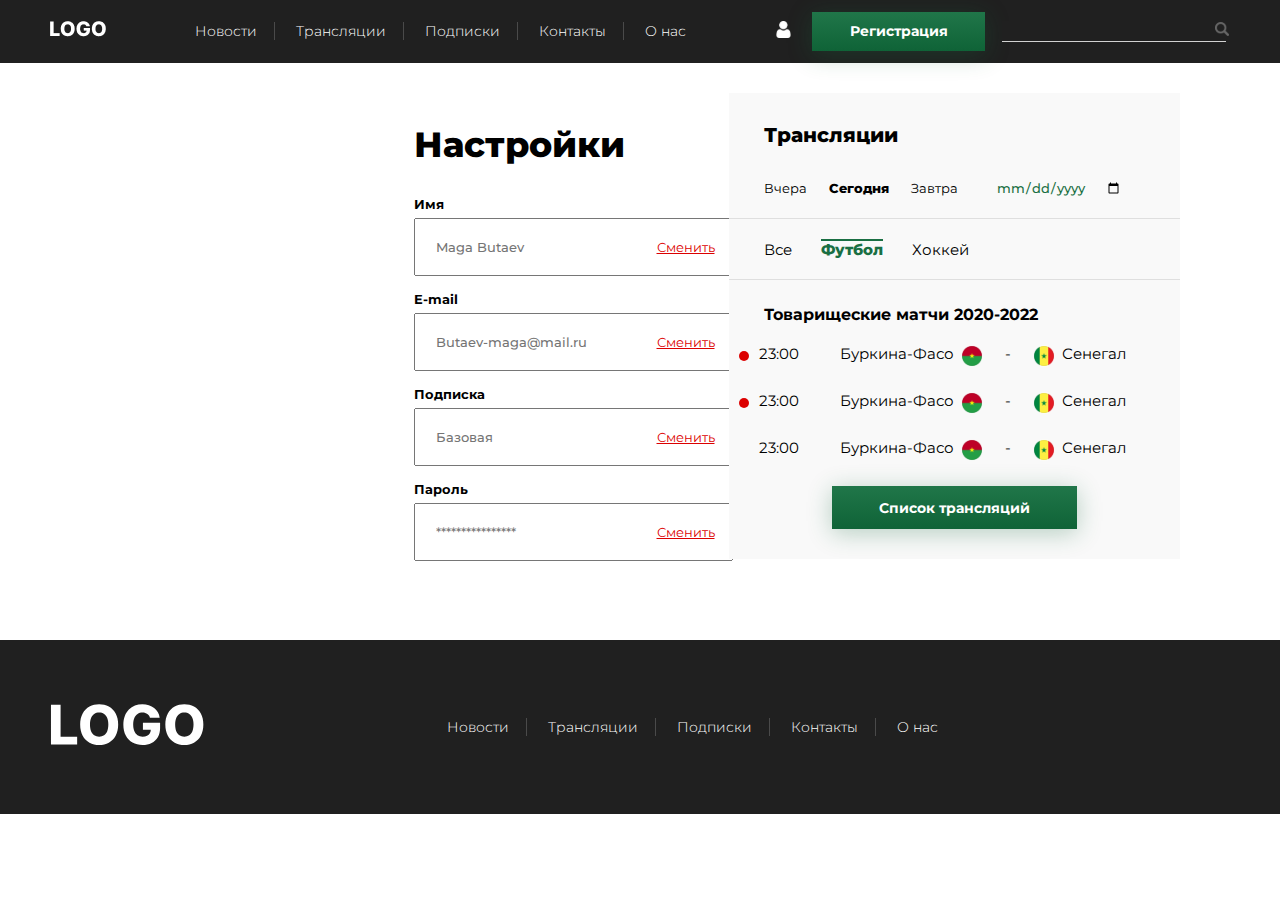
<file: settings.html>
<!DOCTYPE html>
<html lang="ru">

<head>
  <meta charset="UTF-8">
  <meta http-equiv="X-UA-Compatible" content="IE=edge">
  <meta name="viewport" content="width=device-width, initial-scale=1.0">
  <link rel="stylesheet" href="./style.css">
  <link rel="stylesheet" href="./aboutus.css">
  <title>Спортивные трансляции</title>
</head>

<body class="page">
  <header class="header">
    <a href="./index.html" class="header__logo">
      <img src="./images/LOGO.png" alt="Logo">
    </a>

    <hav class="header__navigation">
      <a href="./news.html" class="header__navigation-element">Новости</a>
      <a href="./translationslist.html" class="header__navigation-element">Трансляции</a>
      <a href="./subscription.html" class="header__navigation-element">Подписки</a>
      <a href="./contacts.html" class="header__navigation-element">Контакты</a>
      <a href="./aboutus.html" class="header__navigation-element">О нас</a>
    </hav>

    <div class="hamburger-menu">
      <input id="menu__toggle" type="checkbox" />
      <label class="menu__btn" for="menu__toggle">
        <span></span>
      </label>

      <ul class="menu__box">
        <li><a class="menu__item" href="./news.html">Новости</a></li>
        <li><a class="menu__item" href="./translationslist.html">Трансляции</a></li>
        <li><a class="menu__item" href="./subscription.html">Подписки</a></li>
        <li><a class="menu__item" href="./contacts.html">Контакты</a></li>
        <li><a class="menu__item" href="./aboutus.html">О нас</a></li>
      </ul>
    </div>

    <div class="header__right-items">
      <a href="./settings.html"><img src="./images/user_icon.svg" alt="Иконка" class="header__user-icon"></a>
      <button class="header__register-button">Регистрация</button>
      <div class="header__search-n-mg-glass">
        <form action="" class="searching-form">
          <input type="text" class="header__search" minlength="1" maxlength="56" required>
          <button class="btn-no-style searching-button"><img src="./images/magnifying_glass.svg" alt="Лупа" class="header__mag-glass"></button>
        </form>
      </div>


  </header>

  <main>
    <div class="streams-margin">
      <section class="settings">
        <h1 class="settings__title">Настройки</h1>
        <form action="" class="settings__name">
          <p class="settings__title_name settings_title-fonts">Имя</p>
          <input type="text" placeholder="Maga Butaev" readonly class="settings__input">
          <button class="settings__change-btn btn-no-style">Сменить</button>
        </form>
        <form action="" class="settings__email">
          <p class="settings__title_email settings_title-fonts">E-mail</p>
          <input type="email" placeholder="Butaev-maga@mail.ru" readonly class="settings__input">
          <button class="settings__change-btn btn-no-style">Сменить</button>
        </form>
        <form action="" class="settings__sub">
          <p class="settings__title_sub settings_title-fonts">Подписка</p>
          <input type="text" placeholder="Базовая" readonly class="settings__input">
          <button class="settings__change-btn btn-no-style">Сменить</button>
        </form>
        <form action="" class="settings__pass">
          <p class="settings__title_pass settings_title-fonts">Пароль</p>
          <input type="password" placeholder="****************" readonly class="settings__input">
          <button class="settings__change-btn btn-no-style">Сменить</button>
        </form>
      <div class="px2"></div>
    </div>

    <section class="translations-container">
      <div class="translations">
        <h2 class="translations__title">Трансляции</h2>
        <form class="translations__date-choose" method="post" action="">
          <button
            class="translations__date-choose-btn_type_yesterday btn-no-style translations__date-choose-font-style">Вчера</button>
          <button
            class="translations__date-choose-btn_type_today btn-no-style translations__date-choose-font-style translations__date-choose_active">Сегодня</button>
          <button
            class="translations__date-choose-btn_type_tomorrow btn-no-style translations__date-choose-font-style">Завтра</button>
            <input type="date" name="calendar"
            class="translations__date-choose-btn_type_calendar btn-no-style translations__date-choose-font-style">
        </form>
        <form class="translations__sport-choose" method="post" action="">
          <button class="translations__sport-chose-btn_type_all btn-no-style translations__sport-choose-btn-font-style">
            Все</button>
          <button
            class="translations__sport-chose-btn_type_football btn-no-style translations__sport-choose-btn-font-style translations__sport-choose_active">Футбол</button>
          <button
            class="translations__sport-chose-btn_type_hockey btn-no-style translations__sport-choose-btn-font-style">Хоккей</button>
        </form>
        <div class="matches">
          <h2 class="matches__title">Товарищеские матчи 2020-2022</h2>
          <a href="./translationcard.html" class="non-decor link-trans"><article class="match">
            <div class="match__indicator match__indicator_color_red"></div>
            <p class="match__time">23:00</p>
            <p class="match__team1 teams-font-style">Буркина-Фасо</p><img src="./images/team1-flag.svg"
              alt="Флаг команды" class="match__team1-flag">
            <p class="match__dash teams-font-style"> - </p>
            <img src="./images/team2-flag.svg" alt="Флаг команды" class="match__team2-flag">
            <p class="match__team2 teams-font-style">Сенегал</p>
          </article></a>
          <a href="./translationcard.html" class="non-decor link-trans"><article class="match">
            <div class="match__indicator match__indicator_color_red"></div>
            <p class="match__time">23:00</p>
            <p class="match__team1 teams-font-style">Буркина-Фасо</p><img src="./images/team1-flag.svg"
              alt="Флаг команды" class="match__team1-flag">
            <p class="match__dash teams-font-style"> - </p>
            <img src="./images/team2-flag.svg" alt="Флаг команды" class="match__team2-flag">
            <p class="match__team2 teams-font-style">Сенегал</p>
          </article></a>
          <a href="./translationcard.html" class="non-decor link-trans"><article class="match">
            <div class="match__indicator"></div>
            <p class="match__time">23:00</p>
            <p class="match__team1 teams-font-style">Буркина-Фасо</p><img src="./images/team1-flag.svg"
              alt="Флаг команды" class="match__team1-flag">
            <p class="match__dash teams-font-style"> - </p>
            <img src="./images/team2-flag.svg" alt="Флаг команды" class="match__team2-flag">
            <p class="match__team2 teams-font-style">Сенегал</p>
          </article></a>
          <a href="./translationslist.html" class="non-decor"><button class="translations__list-btn btn-no-style">
            <p class="translations__list-btn-text">Список трансляций</p>
          </button></a>
    </section>
  </main>

  <section class="popup-reg">
    <div class="popup-reg__container">
      <button class="popup__close btn-no-style" type="button"><img src="./images/Close_Icon.svg" alt="крестик"
        class="popup__close-image"></button>
      <h2 class="popup-reg__title">Зарегистрироваться</h2>
      <form action="" class="popup-reg__form">
        <button class="popup-reg__google btn-no-style">Войти через <b>Google +</b></button>
        <input type="text" placeholder="Имя" class="popup-reg__input_type_name popup-reg__form-styles" required>
        <input type="password" placeholder="Пароль" class="popup-reg__input_type_password popup-reg__form-styles"
          required>
        <input type="password" placeholder="Подтверждение пароля"
          class="popup-reg__input_type_password popup-reg__form-styles" required>
        <input type="email" placeholder="e-mail" class="popup-reg__input_type_email popup-reg__form-styles" required>
        <button class="popup-reg__reg-btn btn-no-style">Регистрация</button>
        <button class="popup-reg__login btn-no-style">Уже есть аккаунт?</button>
      </form>
    </div>
  </section>
  <section class="popup-log">
    <div class="popup-log__container">
      <button class="popup__close btn-no-style popup__close2" type="button"><img src="./images/Close_Icon.svg" alt="крестик"
        class="popup__close-image"></button>
      <h2 class="popup-reg__title">Войти</h2>
      <form action="" class="popup-log__form">
        <button class="popup-reg__google btn-no-style">Войти через <b>Google +</b></button>
        <input type="email" placeholder="e-mail" class="popup-reg__input_type_email popup-reg__form-styles" required>
        <input type="password" placeholder="Пароль" class="popup-reg__input_type_password popup-reg__form-styles"
          required>
        <button class="popup-reg__reg-btn btn-no-style popup-log__log-btn">Войти</button>
        <button class="btn-no-style popup-log__register">Регистрация</button>
      </form>
    </div>
  </section>
  <footer class="footer">
    <a href="./index.html"><img src="./images/LOGO_footer.svg" alt="logo" class="footer__logo"></a>
    <hav class="header__navigation footer__navigation">
      <a href="./news.html" class="header__navigation-element">Новости</a>
      <a href="./translationslist.html" class="header__navigation-element">Трансляции</a>
      <a href="./subscription.html" class="header__navigation-element">Подписки</a>
      <a href="./contacts.html" class="header__navigation-element">Контакты</a>
      <a href="./aboutus.html" class="header__navigation-element">О нас</a>
    </hav>
    <div></div>
  </footer>
  <script src="./script.js"></script>
</body>

</html>
</file>
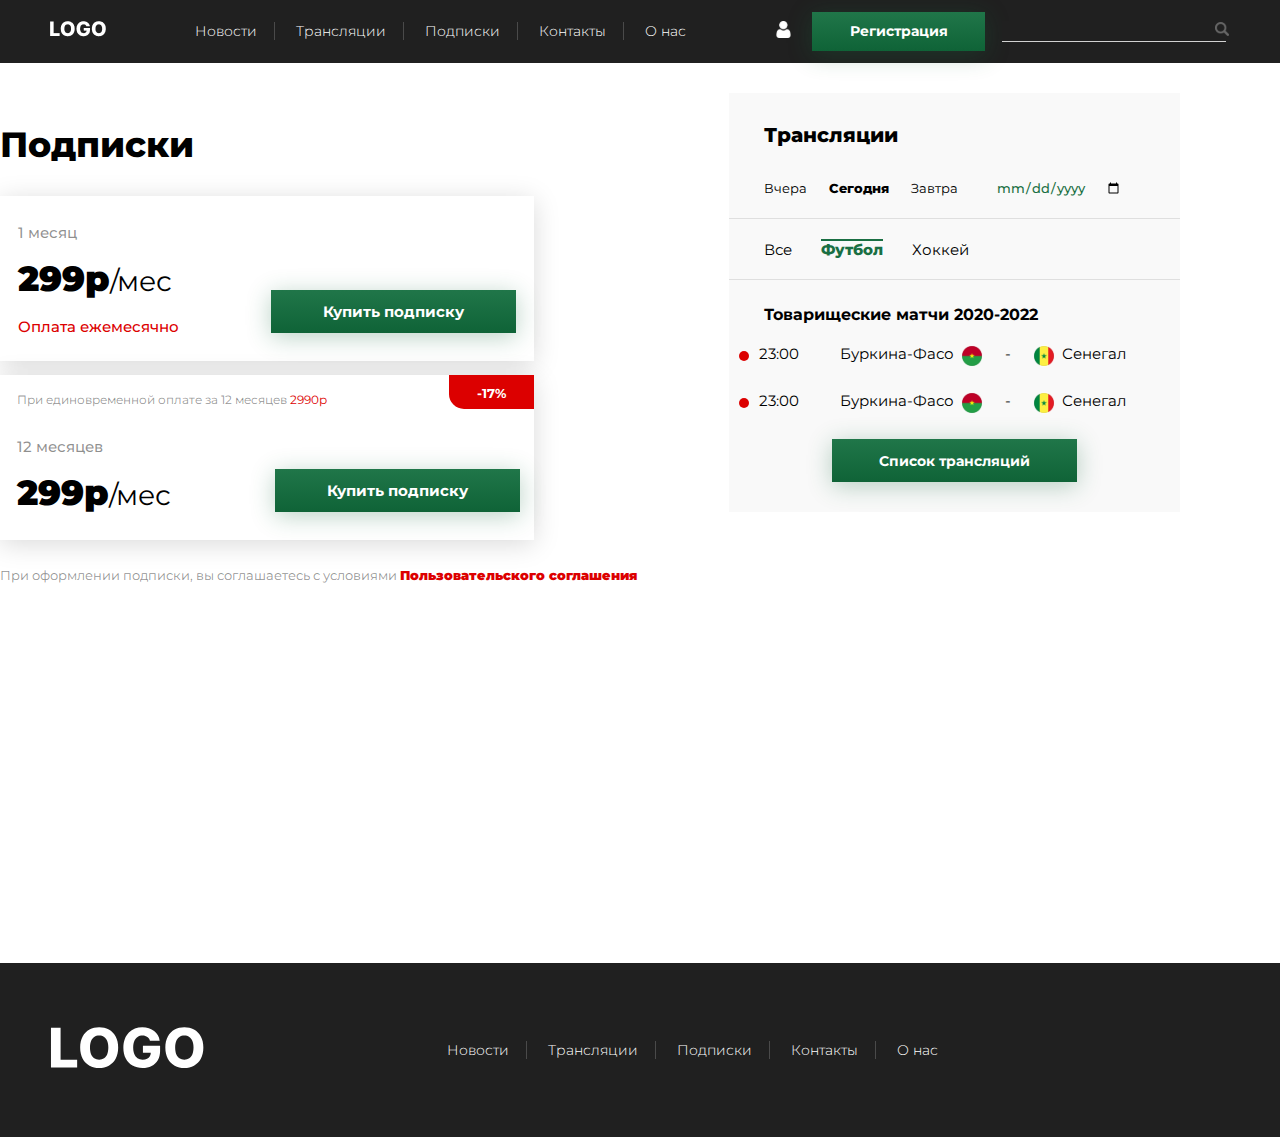
<file: subscription.html>
<!DOCTYPE html>
<html lang="ru">

<head>
  <meta charset="UTF-8">
  <meta http-equiv="X-UA-Compatible" content="IE=edge">
  <meta name="viewport" content="width=device-width, initial-scale=1.0">
  <link rel="stylesheet" href="./style.css">
  <link rel="stylesheet" href="./aboutus.css">
  <title>Спортивные трансляции</title>
</head>

<body class="page">
  <header class="header">
    <a href="./index.html" class="header__logo">
      <img src="./images/LOGO.png" alt="Logo">
    </a>

    <hav class="header__navigation">
      <a href="./news.html" class="header__navigation-element">Новости</a>
      <a href="./translationslist.html" class="header__navigation-element">Трансляции</a>
      <a href="./subscription.html" class="header__navigation-element">Подписки</a>
      <a href="./contacts.html" class="header__navigation-element">Контакты</a>
      <a href="./aboutus.html" class="header__navigation-element">О нас</a>
    </hav>

    <div class="hamburger-menu">
      <input id="menu__toggle" type="checkbox" />
      <label class="menu__btn" for="menu__toggle">
        <span></span>
      </label>

      <ul class="menu__box">
        <li><a class="menu__item" href="./news.html">Новости</a></li>
        <li><a class="menu__item" href="./translationslist.html">Трансляции</a></li>
        <li><a class="menu__item" href="./subscription.html">Подписки</a></li>
        <li><a class="menu__item" href="./contacts.html">Контакты</a></li>
        <li><a class="menu__item" href="./aboutus.html">О нас</a></li>
      </ul>
    </div>

    <div class="header__right-items">
      <a href="./settings.html"><img src="./images/user_icon.svg" alt="Иконка" class="header__user-icon"></a>
      <button class="header__register-button">Регистрация</button>
      <div class="header__search-n-mg-glass">
        <form action="" class="searching-form">
          <input type="text" class="header__search" minlength="1" maxlength="56" required>
          <button class="btn-no-style searching-button"><img src="./images/magnifying_glass.svg" alt="Лупа" class="header__mag-glass"></button>
        </form>
      </div>


  </header>

  <main class="main-in-subs">
    <div class="streams-margin">
      <section class="subs">
        <h1 class="subs__title">Подписки</h1>
        <div class="subs__container">
          <div class="subs__1month sub">
            <div class="subs__1month-info">
              <p class="subs__1month-title">1 месяц</p>
              <p class="subs__price"><b class="bold">299р</b>/мес</p>
              <p class="subs__condition">Оплата ежемесячно</p>
            </div>
            <form action="" class="subs__1month-form">
              <button class="subs__1month-buy-btn btn-no-style">Купить подписку</button>
            </form>
          </div>
          <div class="subs__1month sub">
            <div class="subs__1month-info">
              <p class="subs__condition2">При единовременной оплате за 12 месяцев <span class="transelem__live_active">2990р</span></p>
              <p class="subs__12month-title">12 месяцев</p>
              <p class="subs__price subs__price-2"><b class="bold">299р</b>/мес</p>
            </div>
            <form action="" class="subs__1month-form">
              <button class="subs__1month-buy-btn btn-no-style subs__12month-buy-btn">Купить подписку</button>
            </form>
            <p class="subs__12month-sale">-17%</p>
          </div>
        </div>
        <p class="subs__user-agreement">При оформлении подписки, вы соглашаетесь с условиями <a href="#" class="transelem__live_active bold2 non-decor">Пользовательского соглашения</a></p>
      </section>
      <div class="px2"></div>
    </div>

    <section class="translations-container">
      <div class="translations">
        <h2 class="translations__title">Трансляции</h2>
        <form class="translations__date-choose" method="post" action="">
          <button
            class="translations__date-choose-btn_type_yesterday btn-no-style translations__date-choose-font-style">Вчера</button>
          <button
            class="translations__date-choose-btn_type_today btn-no-style translations__date-choose-font-style translations__date-choose_active">Сегодня</button>
          <button
            class="translations__date-choose-btn_type_tomorrow btn-no-style translations__date-choose-font-style">Завтра</button>
            <input type="date" name="calendar"
            class="translations__date-choose-btn_type_calendar btn-no-style translations__date-choose-font-style">
        </form>
        <form class="translations__sport-choose" method="post" action="">
          <button class="translations__sport-chose-btn_type_all btn-no-style translations__sport-choose-btn-font-style">
            Все</button>
          <button
            class="translations__sport-chose-btn_type_football btn-no-style translations__sport-choose-btn-font-style translations__sport-choose_active">Футбол</button>
          <button
            class="translations__sport-chose-btn_type_hockey btn-no-style translations__sport-choose-btn-font-style">Хоккей</button>
        </form>
        <div class="matches">
          <h2 class="matches__title">Товарищеские матчи 2020-2022</h2>
          <a href="./translationcard.html" class="non-decor link-trans"><article class="match">
            <div class="match__indicator match__indicator_color_red"></div>
            <p class="match__time">23:00</p>
            <p class="match__team1 teams-font-style">Буркина-Фасо</p><img src="./images/team1-flag.svg"
              alt="Флаг команды" class="match__team1-flag">
            <p class="match__dash teams-font-style"> - </p>
            <img src="./images/team2-flag.svg" alt="Флаг команды" class="match__team2-flag">
            <p class="match__team2 teams-font-style">Сенегал</p>
          </article></a>
          <a href="./translationcard.html" class="non-decor link-trans"><article class="match">
            <div class="match__indicator match__indicator_color_red"></div>
            <p class="match__time">23:00</p>
            <p class="match__team1 teams-font-style">Буркина-Фасо</p><img src="./images/team1-flag.svg"
              alt="Флаг команды" class="match__team1-flag">
            <p class="match__dash teams-font-style"> - </p>
            <img src="./images/team2-flag.svg" alt="Флаг команды" class="match__team2-flag">
            <p class="match__team2 teams-font-style">Сенегал</p>
          </article></a>
          <a href="./translationslist.html" class="non-decor"><button class="translations__list-btn btn-no-style">
            <p class="translations__list-btn-text">Список трансляций</p>
          </button></a>
    </section>
  </main>

  <section class="popup-reg">
    <div class="popup-reg__container">
      <button class="popup__close btn-no-style" type="button"><img src="./images/Close_Icon.svg" alt="крестик"
        class="popup__close-image"></button>
      <h2 class="popup-reg__title">Зарегистрироваться</h2>
      <form action="" class="popup-reg__form">
        <button class="popup-reg__google btn-no-style">Войти через <b>Google +</b></button>
        <input type="text" placeholder="Имя" class="popup-reg__input_type_name popup-reg__form-styles" required>
        <input type="password" placeholder="Пароль" class="popup-reg__input_type_password popup-reg__form-styles"
          required>
        <input type="password" placeholder="Подтверждение пароля"
          class="popup-reg__input_type_password popup-reg__form-styles" required>
        <input type="email" placeholder="e-mail" class="popup-reg__input_type_email popup-reg__form-styles" required>
        <button class="popup-reg__reg-btn btn-no-style">Регистрация</button>
        <button class="popup-reg__login btn-no-style">Уже есть аккаунт?</button>
      </form>
    </div>
  </section>
  <section class="popup-log">
    <div class="popup-log__container">
      <button class="popup__close btn-no-style popup__close2" type="button"><img src="./images/Close_Icon.svg" alt="крестик"
        class="popup__close-image"></button>
      <h2 class="popup-reg__title">Войти</h2>
      <form action="" class="popup-log__form">
        <button class="popup-reg__google btn-no-style">Войти через <b>Google +</b></button>
        <input type="email" placeholder="e-mail" class="popup-reg__input_type_email popup-reg__form-styles" required>
        <input type="password" placeholder="Пароль" class="popup-reg__input_type_password popup-reg__form-styles"
          required>
        <button class="popup-reg__reg-btn btn-no-style popup-log__log-btn">Войти</button>
        <button class="btn-no-style popup-log__register">Регистрация</button>
      </form>
    </div>
  </section>
  <footer class="footer margin-top-footer-sub">
    <a href="./index.html"><img src="./images/LOGO_footer.svg" alt="logo" class="footer__logo"></a>
    <hav class="header__navigation footer__navigation">
      <a href="./news.html" class="header__navigation-element">Новости</a>
      <a href="./translationslist.html" class="header__navigation-element">Трансляции</a>
      <a href="./subscription.html" class="header__navigation-element">Подписки</a>
      <a href="./contacts.html" class="header__navigation-element">Контакты</a>
      <a href="./aboutus.html" class="header__navigation-element">О нас</a>
    </hav>
    <div></div>
  </footer>
  <script src="./script.js"></script>
</body>

</html>
</file>
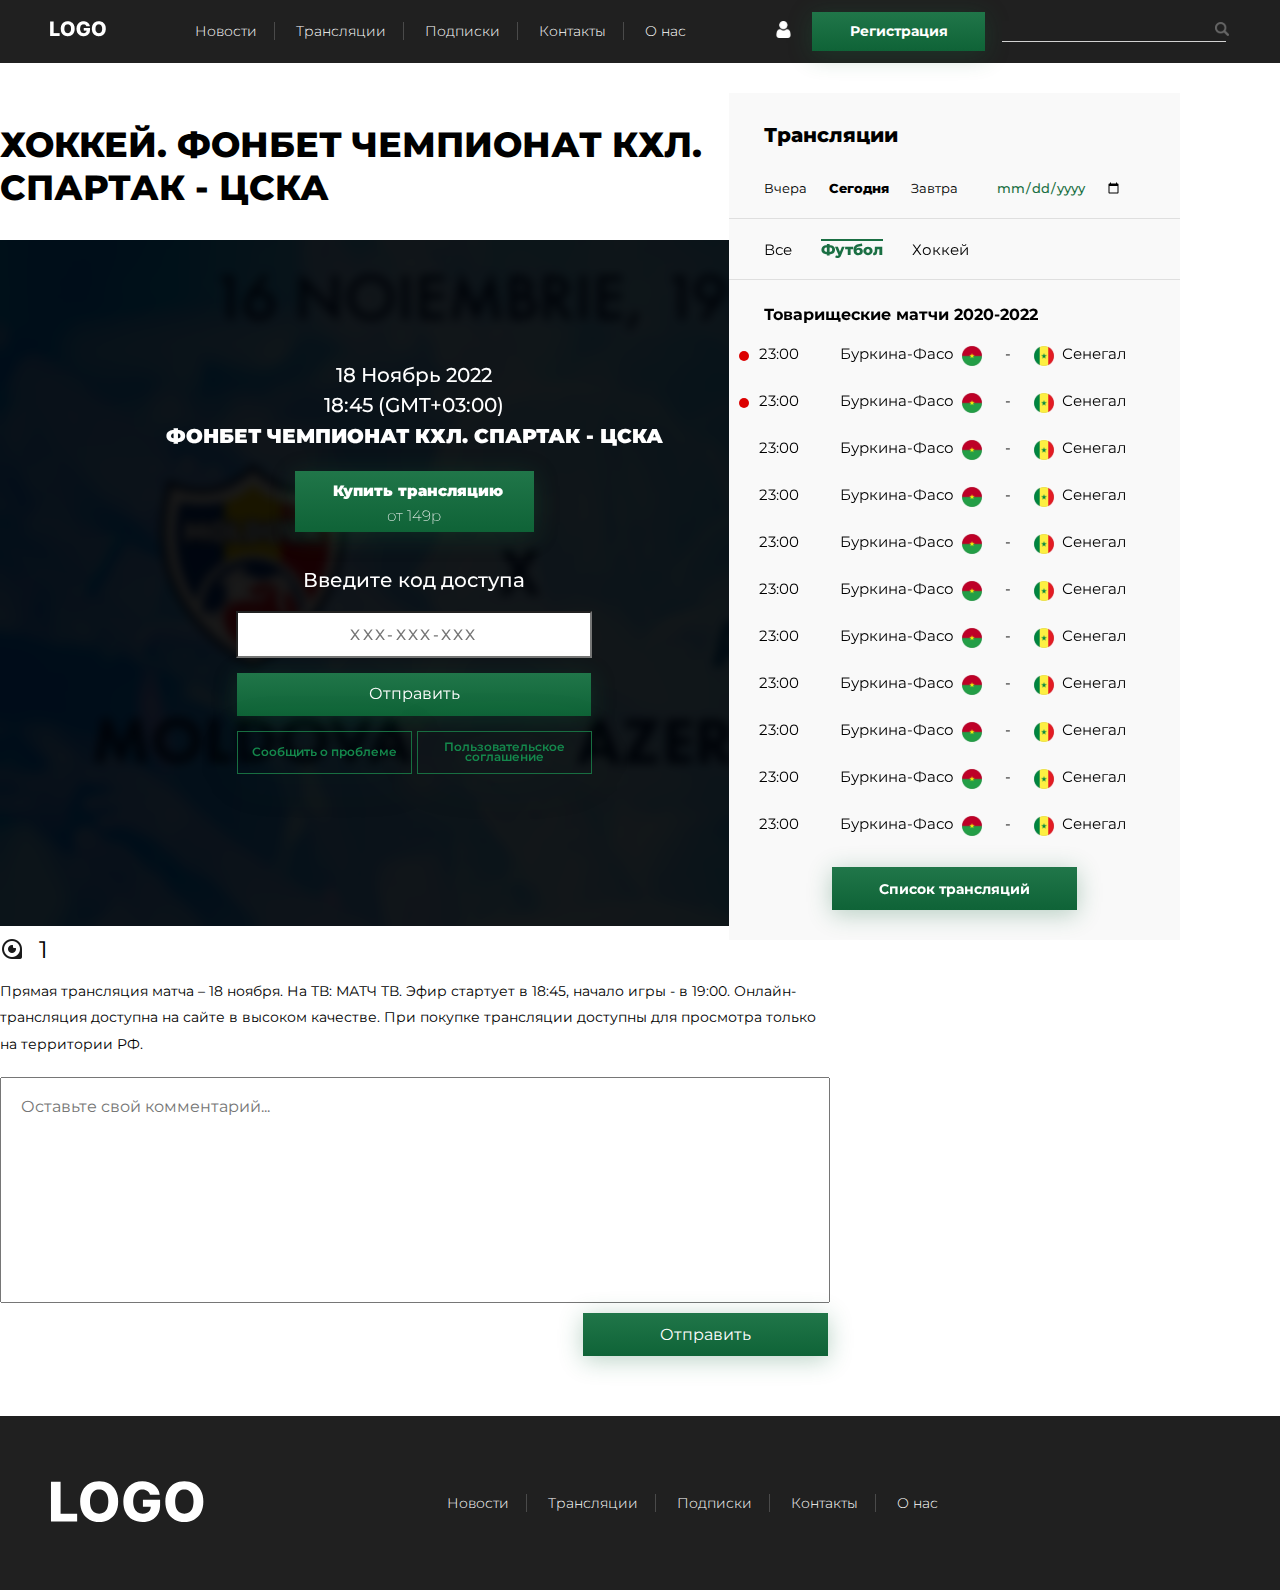
<file: translationcard.html>
<!DOCTYPE html>
<html lang="ru">

<head>
  <meta charset="UTF-8">
  <meta http-equiv="X-UA-Compatible" content="IE=edge">
  <meta name="viewport" content="width=device-width, initial-scale=1.0">
  <link rel="stylesheet" href="./style.css">
  <title>Спортивные трансляции</title>
</head>

<body class="page">
  <header class="header">
    <a href="./index.html" class="header__logo">
      <img src="./images/LOGO.png" alt="Logo">
    </a>

    <hav class="header__navigation">
      <a href="./news.html" class="header__navigation-element">Новости</a>
      <a href="./translationslist.html" class="header__navigation-element">Трансляции</a>
      <a href="./subscription.html" class="header__navigation-element">Подписки</a>
      <a href="./contacts.html" class="header__navigation-element">Контакты</a>
      <a href="./aboutus.html" class="header__navigation-element">О нас</a>
    </hav>

    <div class="hamburger-menu">
      <input id="menu__toggle" type="checkbox" />
      <label class="menu__btn" for="menu__toggle">
        <span></span>
      </label>

      <ul class="menu__box">
        <li><a class="menu__item" href="./news.html">Новости</a></li>
        <li><a class="menu__item" href="./translationslist.html">Трансляции</a></li>
        <li><a class="menu__item" href="./subscription.html">Подписки</a></li>
        <li><a class="menu__item" href="./contacts.html">Контакты</a></li>
        <li><a class="menu__item" href="./aboutus.html">О нас</a></li>
      </ul>
    </div>

    <div class="header__right-items">
      <a href="./settings.html"><img src="./images/user_icon.svg" alt="Иконка" class="header__user-icon"></a>
      <button class="header__register-button">Регистрация</button>
      <div class="header__search-n-mg-glass">
        <form action="" class="searching-form">
          <input type="text" class="header__search" minlength="1" maxlength="56" required>
          <button class="btn-no-style searching-button"><img src="./images/magnifying_glass.svg" alt="Лупа" class="header__mag-glass"></button>
        </form>
      </div>
  </header>

  <main class="main">
    <div class="streams-margin">
      <section class="translation">
        <h1 class="translation__title">ХОККЕЙ. ФОНБЕТ ЧЕМПИОНАТ КХЛ. СПАРТАК - ЦСКА</h1>
        <div class="tranlation__container">
          <p class="translation__info_day-n-year translation__info">18 Ноябрь 2022</p>
          <p class="translation__info_hour translation__info">18:45 (GMT+03:00)</p>
          <h2 class="translation__info_title translation__info bold2">ФОНБЕТ ЧЕМПИОНАТ КХЛ. СПАРТАК - ЦСКА</h2>
          <button class="translation__buy-btn btn-no-style"><p class="bold2" style="margin:0; white-space: nowrap;">Купить трансляцию</p> <br>
          <p style="margin:0; font-weight: 200;">от 149р</p></button>
            <p class="translation__code-title">Введите код доступа</p>
            <form action="" class="translation__form">
              <input class="translation__code-input" type="text" placeholder="XXX-XXX-XXX" required maxlength="9">
              <button class="post__comment-btn btn-no-style translation__code-btn">Отправить</button>
              <div class="translation__bottom-elems">
                <button class="translation__error-btn btn-no-style trans-bottom-btns">Сообщить о проблеме</button>
                <button class="translation__user-agreement btn-no-style trans-bottom-btns">Пользовательское соглашение</button>
              </div>
            </form>
        </div>
        <div class="translation__members-counter"><img src="./images/icons8-детектив-24.png" alt="users"> <p class="translation__members-count">1</p></div>
        <p class="translation__description">Прямая трансляция матча – 18 ноября. На ТВ: МАТЧ ТВ. Эфир стартует в 18:45, начало игры - в 19:00. Онлайн-трансляция доступна на сайте в высоком качестве. При покупке трансляции доступны для просмотра только на территории РФ.</p>
        <form action="" class="post__comment translation__comment">
          <textarea name="comment" id="comment" cols="30" rows="10" class="post__textarea"
            placeholder="Оставьте свой комментарий..."></textarea>
          <button class="post__comment-btn btn-no-style">Отправить</button>
        </form>
      </section>
      <div class="px2"></div>
    </div>

    <section class="translations-container">
      <div class="translations">
        <h2 class="translations__title">Трансляции</h2>
        <form class="translations__date-choose" method="post" action="">
          <button
            class="translations__date-choose-btn_type_yesterday btn-no-style translations__date-choose-font-style">Вчера</button>
          <button
            class="translations__date-choose-btn_type_today btn-no-style translations__date-choose-font-style translations__date-choose_active">Сегодня</button>
          <button
            class="translations__date-choose-btn_type_tomorrow btn-no-style translations__date-choose-font-style">Завтра</button>
            <input type="date" name="calendar"
            class="translations__date-choose-btn_type_calendar btn-no-style translations__date-choose-font-style">
        </form>
        <form class="translations__sport-choose" method="post" action="">
          <button class="translations__sport-chose-btn_type_all btn-no-style translations__sport-choose-btn-font-style">
            Все</button>
          <button
            class="translations__sport-chose-btn_type_football btn-no-style translations__sport-choose-btn-font-style translations__sport-choose_active">Футбол</button>
          <button
            class="translations__sport-chose-btn_type_hockey btn-no-style translations__sport-choose-btn-font-style">Хоккей</button>
        </form>
        <div class="matches">
          <h2 class="matches__title">Товарищеские матчи 2020-2022</h2>
          <a href="./translationcard.html" class="non-decor link-trans"><article class="match">
            <div class="match__indicator match__indicator_color_red"></div>
            <p class="match__time">23:00</p>
            <p class="match__team1 teams-font-style">Буркина-Фасо</p><img src="./images/team1-flag.svg"
              alt="Флаг команды" class="match__team1-flag">
            <p class="match__dash teams-font-style"> - </p>
            <img src="./images/team2-flag.svg" alt="Флаг команды" class="match__team2-flag">
            <p class="match__team2 teams-font-style">Сенегал</p>
          </article></a>
          <a href="./translationcard.html" class="non-decor link-trans"><article class="match">
            <div class="match__indicator match__indicator_color_red"></div>
            <p class="match__time">23:00</p>
            <p class="match__team1 teams-font-style">Буркина-Фасо</p><img src="./images/team1-flag.svg"
              alt="Флаг команды" class="match__team1-flag">
            <p class="match__dash teams-font-style"> - </p>
            <img src="./images/team2-flag.svg" alt="Флаг команды" class="match__team2-flag">
            <p class="match__team2 teams-font-style">Сенегал</p>
          </article></a>
          <a href="./translationcard.html" class="non-decor link-trans"><article class="match">
            <div class="match__indicator"></div>
            <p class="match__time">23:00</p>
            <p class="match__team1 teams-font-style">Буркина-Фасо</p><img src="./images/team1-flag.svg"
              alt="Флаг команды" class="match__team1-flag">
            <p class="match__dash teams-font-style"> - </p>
            <img src="./images/team2-flag.svg" alt="Флаг команды" class="match__team2-flag">
            <p class="match__team2 teams-font-style">Сенегал</p>
          </article></a>
          <a href="./translationcard.html" class="non-decor link-trans"><article class="match">
            <div class="match__indicator"></div>
            <p class="match__time">23:00</p>
            <p class="match__team1 teams-font-style">Буркина-Фасо</p><img src="./images/team1-flag.svg"
              alt="Флаг команды" class="match__team1-flag">
            <p class="match__dash teams-font-style"> - </p>
            <img src="./images/team2-flag.svg" alt="Флаг команды" class="match__team2-flag">
            <p class="match__team2 teams-font-style">Сенегал</p>
          </article></a>
          <a href="./translationcard.html" class="non-decor link-trans"><article class="match">
            <div class="match__indicator"></div>
            <p class="match__time">23:00</p>
            <p class="match__team1 teams-font-style">Буркина-Фасо</p><img src="./images/team1-flag.svg"
              alt="Флаг команды" class="match__team1-flag">
            <p class="match__dash teams-font-style"> - </p>
            <img src="./images/team2-flag.svg" alt="Флаг команды" class="match__team2-flag">
            <p class="match__team2 teams-font-style">Сенегал</p>
          </article></a>
          <a href="./translationcard.html" class="non-decor link-trans"><article class="match">
            <div class="match__indicator"></div>
            <p class="match__time">23:00</p>
            <p class="match__team1 teams-font-style">Буркина-Фасо</p><img src="./images/team1-flag.svg"
              alt="Флаг команды" class="match__team1-flag">
            <p class="match__dash teams-font-style"> - </p>
            <img src="./images/team2-flag.svg" alt="Флаг команды" class="match__team2-flag">
            <p class="match__team2 teams-font-style">Сенегал</p>
          </article></a>
          <a href="./translationcard.html" class="non-decor link-trans"><article class="match">
            <div class="match__indicator"></div>
            <p class="match__time">23:00</p>
            <p class="match__team1 teams-font-style">Буркина-Фасо</p><img src="./images/team1-flag.svg"
              alt="Флаг команды" class="match__team1-flag">
            <p class="match__dash teams-font-style"> - </p>
            <img src="./images/team2-flag.svg" alt="Флаг команды" class="match__team2-flag">
            <p class="match__team2 teams-font-style">Сенегал</p>
          </article></a>
          <a href="./translationcard.html" class="non-decor link-trans"><article class="match">
            <div class="match__indicator"></div>
            <p class="match__time">23:00</p>
            <p class="match__team1 teams-font-style">Буркина-Фасо</p><img src="./images/team1-flag.svg"
              alt="Флаг команды" class="match__team1-flag">
            <p class="match__dash teams-font-style"> - </p>
            <img src="./images/team2-flag.svg" alt="Флаг команды" class="match__team2-flag">
            <p class="match__team2 teams-font-style">Сенегал</p>
          </article></a>
          <a href="./translationcard.html" class="non-decor link-trans"><article class="match">
            <div class="match__indicator"></div>
            <p class="match__time">23:00</p>
            <p class="match__team1 teams-font-style">Буркина-Фасо</p><img src="./images/team1-flag.svg"
              alt="Флаг команды" class="match__team1-flag">
            <p class="match__dash teams-font-style"> - </p>
            <img src="./images/team2-flag.svg" alt="Флаг команды" class="match__team2-flag">
            <p class="match__team2 teams-font-style">Сенегал</p>
          </article></a>
          <a href="./translationcard.html" class="non-decor link-trans"><article class="match">
            <div class="match__indicator"></div>
            <p class="match__time">23:00</p>
            <p class="match__team1 teams-font-style">Буркина-Фасо</p><img src="./images/team1-flag.svg"
              alt="Флаг команды" class="match__team1-flag">
            <p class="match__dash teams-font-style"> - </p>
            <img src="./images/team2-flag.svg" alt="Флаг команды" class="match__team2-flag">
            <p class="match__team2 teams-font-style">Сенегал</p>
          </article></a>
          <a href="./translationcard.html" class="non-decor link-trans"><article class="match">
            <div class="match__indicator"></div>
            <p class="match__time">23:00</p>
            <p class="match__team1 teams-font-style">Буркина-Фасо</p><img src="./images/team1-flag.svg"
              alt="Флаг команды" class="match__team1-flag">
            <p class="match__dash teams-font-style"> - </p>
            <img src="./images/team2-flag.svg" alt="Флаг команды" class="match__team2-flag">
            <p class="match__team2 teams-font-style">Сенегал</p>
          </article></a>
        </div>
        <a href="./translationslist.html" class="non-decor"><button class="translations__list-btn btn-no-style">
          <p class="translations__list-btn-text">Список трансляций</p>
        </button></a>
      </div>
  </main>

  <section class="popup-reg">
    <div class="popup-reg__container">
      <button class="popup__close btn-no-style" type="button"><img src="./images/Close_Icon.svg" alt="крестик"
        class="popup__close-image"></button>
      <h2 class="popup-reg__title">Зарегистрироваться</h2>
      <form action="" class="popup-reg__form">
        <button class="popup-reg__google btn-no-style">Войти через <b>Google +</b></button>
        <input type="text" placeholder="Имя" class="popup-reg__input_type_name popup-reg__form-styles" required>
        <input type="password" placeholder="Пароль" class="popup-reg__input_type_password popup-reg__form-styles"
          required>
        <input type="password" placeholder="Подтверждение пароля"
          class="popup-reg__input_type_password popup-reg__form-styles" required>
        <input type="email" placeholder="e-mail" class="popup-reg__input_type_email popup-reg__form-styles" required>
        <button class="popup-reg__reg-btn btn-no-style">Регистрация</button>
        <button class="popup-reg__login btn-no-style">Уже есть аккаунт?</button>
      </form>
    </div>
  </section>
  <section class="popup-log">
    <div class="popup-log__container">
      <button class="popup__close btn-no-style popup__close2" type="button"><img src="./images/Close_Icon.svg" alt="крестик"
        class="popup__close-image"></button>
      <h2 class="popup-reg__title">Войти</h2>
      <form action="" class="popup-log__form">
        <button class="popup-reg__google btn-no-style">Войти через <b>Google +</b></button>
        <input type="email" placeholder="e-mail" class="popup-reg__input_type_email popup-reg__form-styles" required>
        <input type="password" placeholder="Пароль" class="popup-reg__input_type_password popup-reg__form-styles"
          required>
        <button class="popup-reg__reg-btn btn-no-style popup-log__log-btn">Войти</button>
        <button class="btn-no-style popup-log__register">Регистрация</button>
      </form>
    </div>
  </section>
  <footer class="footer">
    <a href="./index.html"><img src="./images/LOGO_footer.svg" alt="logo" class="footer__logo"></a>
    <hav class="header__navigation footer__navigation">
      <a href="./news.html" class="header__navigation-element">Новости</a>
      <a href="./translationslist.html" class="header__navigation-element">Трансляции</a>
      <a href="./subscription.html" class="header__navigation-element">Подписки</a>
      <a href="./contacts.html" class="header__navigation-element">Контакты</a>
      <a href="./aboutus.html" class="header__navigation-element">О нас</a>
    </hav>
    <div></div>
  </footer>
  <script src="./script.js"></script>
</body>

</html>
</file>
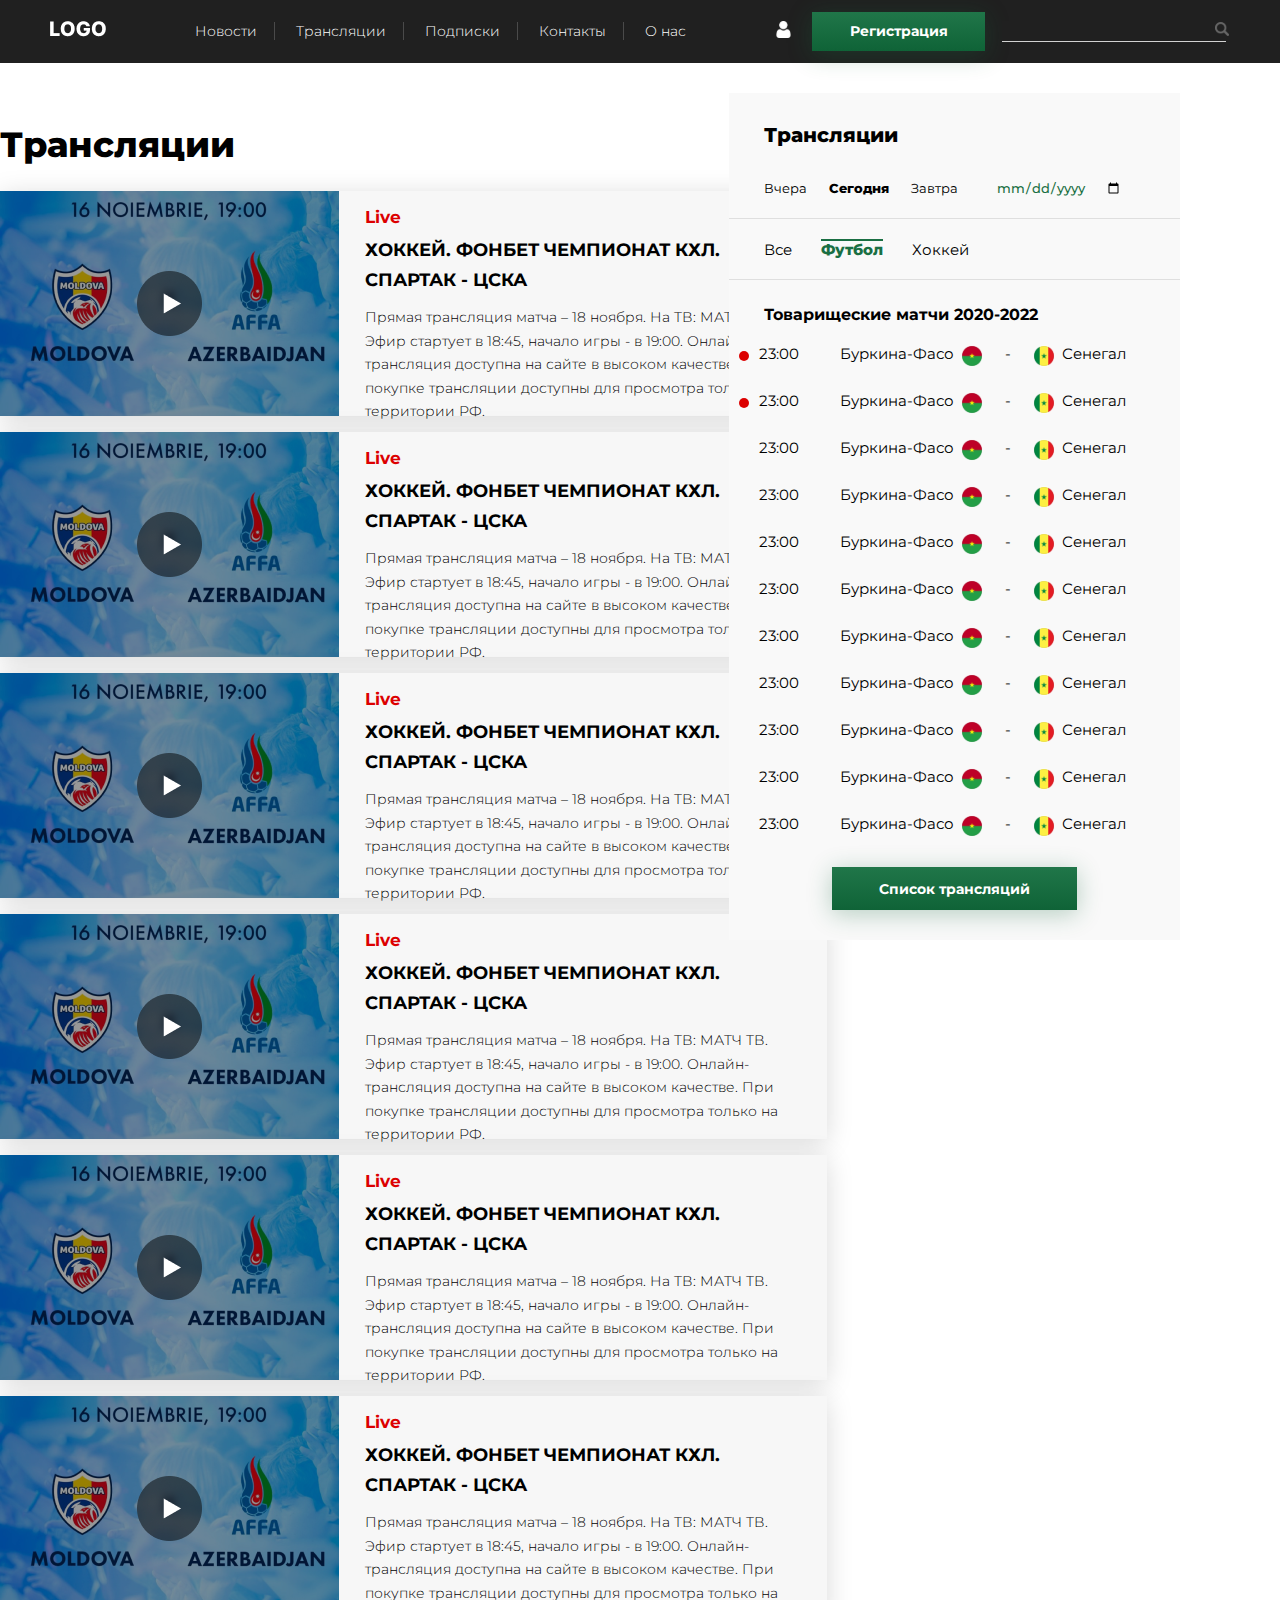
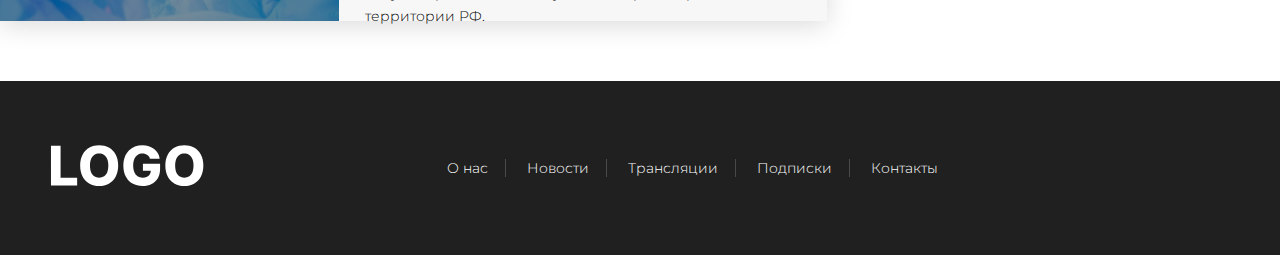
<file: translationslist.html>
<!DOCTYPE html>
<html lang="ru">

<head>
  <meta charset="UTF-8">
  <meta http-equiv="X-UA-Compatible" content="IE=edge">
  <meta name="viewport" content="width=device-width, initial-scale=1.0">
  <link rel="stylesheet" href="./style.css">
  <title>Спортивные трансляции</title>
</head>

<body class="page">
  <header class="header">
    <a href="./index.html" class="header__logo">
      <img src="./images/LOGO.png" alt="Logo">
    </a>

    <hav class="header__navigation">
      <a href="./news.html" class="header__navigation-element">Новости</a>
      <a href="./translationslist.html" class="header__navigation-element">Трансляции</a>
      <a href="./subscription.html" class="header__navigation-element">Подписки</a>
      <a href="./contacts.html" class="header__navigation-element">Контакты</a>
      <a href="./aboutus.html" class="header__navigation-element">О нас</a>
    </hav>

    <div class="hamburger-menu">
      <input id="menu__toggle" type="checkbox" />
      <label class="menu__btn" for="menu__toggle">
        <span></span>
      </label>

      <ul class="menu__box">
        <li><a class="menu__item" href="./news.html">Новости</a></li>
        <li><a class="menu__item" href="./translationslist.html">Трансляции</a></li>
        <li><a class="menu__item" href="./subscription.html">Подписки</a></li>
        <li><a class="menu__item" href="./contacts.html">Контакты</a></li>
        <li><a class="menu__item" href="./aboutus.html">О нас</a></li>
      </ul>
    </div>

    <div class="header__right-items">
      <a href="./settings.html"><img src="./images/user_icon.svg" alt="Иконка" class="header__user-icon"></a>
      <button class="header__register-button">Регистрация</button>
      <div class="header__search-n-mg-glass">
        <form action="" class="searching-form">
          <input type="text" class="header__search" minlength="1" maxlength="56" required>
          <button class="btn-no-style searching-button"><img src="./images/magnifying_glass.svg" alt="Лупа"
              class="header__mag-glass"></button>
        </form>
      </div>
  </header>

  <main class="main">
    <div class="streams-margin">
      <section class="translist">
        <h1 class="translist__title">Трансляции</h1>
        <article class="transelem">
          <a href="./translationcard.html" class="top-streams-img"></a>
          <a href='./translationcard.html' class="transelem__info non-decor">
            <p class="transelem__live transelem__live_active">Live</p>
            <h2 class="transelem__title">ХОККЕЙ. ФОНБЕТ ЧЕМПИОНАТ КХЛ. СПАРТАК - ЦСКА</h2>
            <p class="transelem__description">Прямая трансляция матча – 18 ноября. На ТВ: МАТЧ ТВ. Эфир стартует в
              18:45, начало игры - в 19:00. Онлайн-трансляция доступна на сайте в высоком качестве. При покупке
              трансляции доступны для просмотра только на территории РФ.</p>
          </a>
        </article>
        <article class="transelem">
          <a href="./translationcard.html" class="top-streams-img"></a>
          <a href='./translationcard.html' class="transelem__info non-decor">
            <p class="transelem__live transelem__live_active">Live</p>
            <h2 class="transelem__title">ХОККЕЙ. ФОНБЕТ ЧЕМПИОНАТ КХЛ. СПАРТАК - ЦСКА</h2>
            <p class="transelem__description">Прямая трансляция матча – 18 ноября. На ТВ: МАТЧ ТВ. Эфир стартует в
              18:45, начало игры - в 19:00. Онлайн-трансляция доступна на сайте в высоком качестве. При покупке
              трансляции доступны для просмотра только на территории РФ.</p>
          </a>
        </article>
        <article class="transelem">
          <a href="./translationcard.html" class="top-streams-img"></a>
          <a href='./translationcard.html' class="transelem__info non-decor">
            <p class="transelem__live transelem__live_active">Live</p>
            <h2 class="transelem__title">ХОККЕЙ. ФОНБЕТ ЧЕМПИОНАТ КХЛ. СПАРТАК - ЦСКА</h2>
            <p class="transelem__description">Прямая трансляция матча – 18 ноября. На ТВ: МАТЧ ТВ. Эфир стартует в
              18:45, начало игры - в 19:00. Онлайн-трансляция доступна на сайте в высоком качестве. При покупке
              трансляции доступны для просмотра только на территории РФ.</p>
          </a>
        </article>
        <article class="transelem">
          <a href="./translationcard.html" class="top-streams-img"></a>
          <a href='./translationcard.html' class="transelem__info non-decor">
            <p class="transelem__live transelem__live_active">Live</p>
            <h2 class="transelem__title">ХОККЕЙ. ФОНБЕТ ЧЕМПИОНАТ КХЛ. СПАРТАК - ЦСКА</h2>
            <p class="transelem__description">Прямая трансляция матча – 18 ноября. На ТВ: МАТЧ ТВ. Эфир стартует в
              18:45, начало игры - в 19:00. Онлайн-трансляция доступна на сайте в высоком качестве. При покупке
              трансляции доступны для просмотра только на территории РФ.</p>
          </a>
        </article>
        <article class="transelem">
          <a href="./translationcard.html" class="top-streams-img"></a>
          <a href='./translationcard.html' class="transelem__info non-decor">
            <p class="transelem__live transelem__live_active">Live</p>
            <h2 class="transelem__title">ХОККЕЙ. ФОНБЕТ ЧЕМПИОНАТ КХЛ. СПАРТАК - ЦСКА</h2>
            <p class="transelem__description">Прямая трансляция матча – 18 ноября. На ТВ: МАТЧ ТВ. Эфир стартует в
              18:45, начало игры - в 19:00. Онлайн-трансляция доступна на сайте в высоком качестве. При покупке
              трансляции доступны для просмотра только на территории РФ.</p>
          </a>
        </article>
        <article class="transelem">
          <a href="./translationcard.html" class="top-streams-img"></a>
          <a href='./translationcard.html' class="transelem__info non-decor">
            <p class="transelem__live transelem__live_active">Live</p>
            <h2 class="transelem__title">ХОККЕЙ. ФОНБЕТ ЧЕМПИОНАТ КХЛ. СПАРТАК - ЦСКА</h2>
            <p class="transelem__description">Прямая трансляция матча – 18 ноября. На ТВ: МАТЧ ТВ. Эфир стартует в
              18:45, начало игры - в 19:00. Онлайн-трансляция доступна на сайте в высоком качестве. При покупке
              трансляции доступны для просмотра только на территории РФ.</p>
          </a>
        </article>
      </section>
      <div class="px2"></div>
    </div>

    <section class="translations-container">
      <div class="translations">
        <h2 class="translations__title">Трансляции</h2>
        <form class="translations__date-choose" method="post" action="">
          <button
            class="translations__date-choose-btn_type_yesterday btn-no-style translations__date-choose-font-style">Вчера</button>
          <button
            class="translations__date-choose-btn_type_today btn-no-style translations__date-choose-font-style translations__date-choose_active">Сегодня</button>
          <button
            class="translations__date-choose-btn_type_tomorrow btn-no-style translations__date-choose-font-style">Завтра</button>
          <input type="date" name="calendar"
            class="translations__date-choose-btn_type_calendar btn-no-style translations__date-choose-font-style">
        </form>
        <form class="translations__sport-choose" method="post" action="">
          <button class="translations__sport-chose-btn_type_all btn-no-style translations__sport-choose-btn-font-style">
            Все</button>
          <button
            class="translations__sport-chose-btn_type_football btn-no-style translations__sport-choose-btn-font-style translations__sport-choose_active">Футбол</button>
          <button
            class="translations__sport-chose-btn_type_hockey btn-no-style translations__sport-choose-btn-font-style">Хоккей</button>
        </form>
        <div class="matches">
          <h2 class="matches__title">Товарищеские матчи 2020-2022</h2>
          <a href="./translationcard.html" class="non-decor link-trans">
            <article class="match">
              <div class="match__indicator match__indicator_color_red"></div>
              <p class="match__time">23:00</p>
              <p class="match__team1 teams-font-style">Буркина-Фасо</p><img src="./images/team1-flag.svg"
                alt="Флаг команды" class="match__team1-flag">
              <p class="match__dash teams-font-style"> - </p>
              <img src="./images/team2-flag.svg" alt="Флаг команды" class="match__team2-flag">
              <p class="match__team2 teams-font-style">Сенегал</p>
            </article>
          </a>
          <a href="./translationcard.html" class="non-decor link-trans">
            <article class="match">
              <div class="match__indicator match__indicator_color_red"></div>
              <p class="match__time">23:00</p>
              <p class="match__team1 teams-font-style">Буркина-Фасо</p><img src="./images/team1-flag.svg"
                alt="Флаг команды" class="match__team1-flag">
              <p class="match__dash teams-font-style"> - </p>
              <img src="./images/team2-flag.svg" alt="Флаг команды" class="match__team2-flag">
              <p class="match__team2 teams-font-style">Сенегал</p>
            </article>
          </a>
          <a href="./translationcard.html" class="non-decor link-trans">
            <article class="match">
              <div class="match__indicator"></div>
              <p class="match__time">23:00</p>
              <p class="match__team1 teams-font-style">Буркина-Фасо</p><img src="./images/team1-flag.svg"
                alt="Флаг команды" class="match__team1-flag">
              <p class="match__dash teams-font-style"> - </p>
              <img src="./images/team2-flag.svg" alt="Флаг команды" class="match__team2-flag">
              <p class="match__team2 teams-font-style">Сенегал</p>
            </article>
          </a>
          <a href="./translationcard.html" class="non-decor link-trans">
            <article class="match">
              <div class="match__indicator"></div>
              <p class="match__time">23:00</p>
              <p class="match__team1 teams-font-style">Буркина-Фасо</p><img src="./images/team1-flag.svg"
                alt="Флаг команды" class="match__team1-flag">
              <p class="match__dash teams-font-style"> - </p>
              <img src="./images/team2-flag.svg" alt="Флаг команды" class="match__team2-flag">
              <p class="match__team2 teams-font-style">Сенегал</p>
            </article>
          </a>
          <a href="./translationcard.html" class="non-decor link-trans">
            <article class="match">
              <div class="match__indicator"></div>
              <p class="match__time">23:00</p>
              <p class="match__team1 teams-font-style">Буркина-Фасо</p><img src="./images/team1-flag.svg"
                alt="Флаг команды" class="match__team1-flag">
              <p class="match__dash teams-font-style"> - </p>
              <img src="./images/team2-flag.svg" alt="Флаг команды" class="match__team2-flag">
              <p class="match__team2 teams-font-style">Сенегал</p>
            </article>
          </a>
          <a href="./translationcard.html" class="non-decor link-trans">
            <article class="match">
              <div class="match__indicator"></div>
              <p class="match__time">23:00</p>
              <p class="match__team1 teams-font-style">Буркина-Фасо</p><img src="./images/team1-flag.svg"
                alt="Флаг команды" class="match__team1-flag">
              <p class="match__dash teams-font-style"> - </p>
              <img src="./images/team2-flag.svg" alt="Флаг команды" class="match__team2-flag">
              <p class="match__team2 teams-font-style">Сенегал</p>
            </article>
          </a>
          <a href="./translationcard.html" class="non-decor link-trans">
            <article class="match">
              <div class="match__indicator"></div>
              <p class="match__time">23:00</p>
              <p class="match__team1 teams-font-style">Буркина-Фасо</p><img src="./images/team1-flag.svg"
                alt="Флаг команды" class="match__team1-flag">
              <p class="match__dash teams-font-style"> - </p>
              <img src="./images/team2-flag.svg" alt="Флаг команды" class="match__team2-flag">
              <p class="match__team2 teams-font-style">Сенегал</p>
            </article>
          </a>
          <a href="./translationcard.html" class="non-decor link-trans">
            <article class="match">
              <div class="match__indicator"></div>
              <p class="match__time">23:00</p>
              <p class="match__team1 teams-font-style">Буркина-Фасо</p><img src="./images/team1-flag.svg"
                alt="Флаг команды" class="match__team1-flag">
              <p class="match__dash teams-font-style"> - </p>
              <img src="./images/team2-flag.svg" alt="Флаг команды" class="match__team2-flag">
              <p class="match__team2 teams-font-style">Сенегал</p>
            </article>
          </a>
          <a href="./translationcard.html" class="non-decor link-trans">
            <article class="match">
              <div class="match__indicator"></div>
              <p class="match__time">23:00</p>
              <p class="match__team1 teams-font-style">Буркина-Фасо</p><img src="./images/team1-flag.svg"
                alt="Флаг команды" class="match__team1-flag">
              <p class="match__dash teams-font-style"> - </p>
              <img src="./images/team2-flag.svg" alt="Флаг команды" class="match__team2-flag">
              <p class="match__team2 teams-font-style">Сенегал</p>
            </article>
          </a>
          <a href="./translationcard.html" class="non-decor link-trans">
            <article class="match">
              <div class="match__indicator"></div>
              <p class="match__time">23:00</p>
              <p class="match__team1 teams-font-style">Буркина-Фасо</p><img src="./images/team1-flag.svg"
                alt="Флаг команды" class="match__team1-flag">
              <p class="match__dash teams-font-style"> - </p>
              <img src="./images/team2-flag.svg" alt="Флаг команды" class="match__team2-flag">
              <p class="match__team2 teams-font-style">Сенегал</p>
            </article>
          </a>
          <a href="./translationcard.html" class="non-decor link-trans">
            <article class="match">
              <div class="match__indicator"></div>
              <p class="match__time">23:00</p>
              <p class="match__team1 teams-font-style">Буркина-Фасо</p><img src="./images/team1-flag.svg"
                alt="Флаг команды" class="match__team1-flag">
              <p class="match__dash teams-font-style"> - </p>
              <img src="./images/team2-flag.svg" alt="Флаг команды" class="match__team2-flag">
              <p class="match__team2 teams-font-style">Сенегал</p>
            </article>
          </a>
        </div>
        <a href="./translationslist.html" class="non-decor"><button class="translations__list-btn btn-no-style">
            <p class="translations__list-btn-text">Список трансляций</p>
          </button></a>
      </div>
  </main>

  <section class="popup-reg">
    <div class="popup-reg__container">
      <button class="popup__close btn-no-style" type="button"><img src="./images/Close_Icon.svg" alt="крестик"
          class="popup__close-image"></button>
      <h2 class="popup-reg__title">Зарегистрироваться</h2>
      <form action="" class="popup-reg__form">
        <button class="popup-reg__google btn-no-style">Войти через <b>Google +</b></button>
        <input type="text" placeholder="Имя" class="popup-reg__input_type_name popup-reg__form-styles" required>
        <input type="password" placeholder="Пароль" class="popup-reg__input_type_password popup-reg__form-styles"
          required>
        <input type="password" placeholder="Подтверждение пароля"
          class="popup-reg__input_type_password popup-reg__form-styles" required>
        <input type="email" placeholder="e-mail" class="popup-reg__input_type_email popup-reg__form-styles" required>
        <button class="popup-reg__reg-btn btn-no-style">Регистрация</button>
        <button class="popup-reg__login btn-no-style">Уже есть аккаунт?</button>
      </form>
    </div>
  </section>
  <section class="popup-log">
    <div class="popup-log__container">
      <button class="popup__close btn-no-style popup__close2" type="button"><img src="./images/Close_Icon.svg"
          alt="крестик" class="popup__close-image"></button>
      <h2 class="popup-reg__title">Войти</h2>
      <form action="" class="popup-log__form">
        <button class="popup-reg__google btn-no-style">Войти через <b>Google +</b></button>
        <input type="email" placeholder="e-mail" class="popup-reg__input_type_email popup-reg__form-styles" required>
        <input type="password" placeholder="Пароль" class="popup-reg__input_type_password popup-reg__form-styles"
          required>
        <button class="popup-reg__reg-btn btn-no-style popup-log__log-btn">Войти</button>
        <button class="btn-no-style popup-log__register">Регистрация</button>
      </form>
    </div>
  </section>
  <footer class="footer">
    <a href="./index.html"><img src="./images/LOGO_footer.svg" alt="logo" class="footer__logo"></a>
    <hav class="header__navigation footer__navigation">
      <a href="./aboutus.html" class="header__navigation-element">О нас</a>
      <a href="./news.html" class="header__navigation-element">Новости</a>
      <a href="./translationslist.html" class="header__navigation-element">Трансляции</a>
      <a href="#" class="header__navigation-element">Подписки</a>
      <a href="#" class="header__navigation-element">Контакты</a>
    </hav>
    <div></div>
  </footer>
  <script src="./script.js"></script>
</body>

</html>
</file>
<file: aboutus.css>
.about{
  max-width: 1037px;
  margin: 0 auto;
}
.about__title{
  font-weight: 800;
  font-size: 35px;
  line-height: 43px;
  margin: 50px 0 20px 0;
}
.about__text{
  font-weight: 500;
  font-size: 16px;
  line-height: 43px;
  margin: 50px 0 20px 0;
}
</file>
<file: style.css>
@import url(./vendor/normalize.css);
@import url(./vendor/fonts/montserrat.css);


.page {
  font-family: Montserrat, Arial, sans-serif;
}

.menu__box {
  visibility: hidden;
}

.header {
  height: 63px;
  width: 100%;
  background-color: #202020;
  display: flex;
  flex-direction: row;
  justify-content: space-between;
  align-items: center;
}

.header__logo {
  justify-content: flex-start;
  margin-left: 50px;
}

.header__navigation {
  justify-content: center;
  flex-direction: row;
}

.header__navigation-element {
  font-weight: 300;
  font-size: 14px;
  line-height: 17px;
  color: #FFFFFF;
  padding: 0 17px 0 17px;
  border-right: 1px solid rgba(255, 255, 255, 0.19);
  text-decoration: none;
  transition: 2s opacity ease;
  opacity: 1;
}

.header__navigation-element:hover {
  opacity: .6;
}

.header__navigation-element:last-of-type {
  border-right: none;
}

.header__right-items {
  display: flex;
  flex-direction: row;
  align-items: center;
}

.header__search-n-mg-glass {
  display: flex;
  flex-direction: row;
  flex-wrap: nowrap;
  margin-right: 50px;
}

.header__search {
  color: #fff;
  border: none;
  border-bottom: 0.5px solid rgba(255, 255, 255, .8);
  background-color: #202020;
  outline: 0;
  outline-offset: 0;
}

.header__register-button {
  background: linear-gradient(180deg, #207649 0%, #0F6337 100%);
  box-shadow: 0px 4px 25px rgba(22, 107, 62, 0.3);
  font-weight: 700;
  font-size: 14px;
  line-height: 17px;
  text-align: center;
  border: none;
  padding: 0;
  width: 173px;
  height: 39px;
  margin-right: 17px;
  cursor: pointer;
  color: #fff;
}

.header__user-icon {
  background: transparent;
  margin-right: 20px;
}

.header__mag-glass {
  background: transparent;
  margin-left: -17px;
  width: 14px;
  height: 14px;
}

.px2 {
  width: 2px;
  height: 2px;
  display: block;
  margin-right: 451px;
}

.streams-margin {
  display: flex;
  flex-direction: row;
  justify-content: space-between;
}

.top-streams {
  max-width: 1037px;
  margin: 60px auto 71px auto;
}

.top-streams-img {
  display: block;
  width: 339px;
  height: 225px;
  background-image: url(./images/Group\ 48-trrr.png);
  flex-shrink: 0;
}

.top-streams-img:hover {
  background-image: url(./images/Group\ 47-hover.png);
}

.top-streams__title {
  font-style: normal;
  font-weight: 800;
  font-size: 35px;
  line-height: 43px;
  color: #000000;
  margin-bottom: 20px;
}

.top-streams__container {
  display: flex;
  flex-direction: row;
  flex-wrap: wrap;
  gap: 40px 10px;
  align-items: center;
}

.top-streams__elem {
  width: 339px;
  height: 333px;
}

.top-streams__date {
  margin: 15px 0;
  font-style: normal;
  font-weight: 300;
  font-size: 13px;
  line-height: 16px;
}

.top-streams__sport {
  padding-left: 12px;
}

.top-streams__sport {
  font-style: normal;
  font-weight: 700;
  font-size: 13px;
  line-height: 16px;
  color: rgba(0, 0, 0, 0.7);
}

.top-streams__price {
  margin-bottom: 8px;
  font-style: normal;
  font-weight: 800;
  font-size: 15px;
  line-height: 18px;
  color: #1A6F43;
}

.top-streams__description {
  font-style: normal;
  font-weight: 300;
  font-size: 12px;
  line-height: 149.9%;
  color: #000000;
}

.translations-container {
  display: flex;
  flex-direction: column;
}

.translations {
  width: 451px;
  background: #F9F9F9;
  position: absolute;
  top: 93px;
  align-self: flex-end;
  right: 100px;
}

.translations__title {
  margin: 30px 0 32px 35px;
  font-style: normal;
  font-weight: 800;
  font-size: 20px;
  line-height: 24px;
  color: #000000;
}

.btn-no-style {
  padding: 0;
  border: none;
  background: transparent;
  cursor: pointer;
}

.translations__date-choose {
  margin-left: 35px;
}

.translations__date-choose-btn_type_today {
  margin: 0 18px 22px;
}

.translations__date-choose_active {
  font-weight: 800;
  color: #000000;
}

.translations__date-choose-font-style {
  font-size: 13px;
  line-height: 16px;
  font-style: normal;
}

.translations__date-choose-btn_type_calendar {
  margin-left: 34px;
  font-style: normal;
  font-weight: 500;
  color: #1A7043;
}

.translations__calendar-icon {
  padding-right: 8px;
}

.translations__sport-choose {
  width: 100%;
  border-top: 1px solid rgba(0, 0, 0, 0.1);
  border-bottom: 1px solid rgba(0, 0, 0, 0.1);
}

.translations__sport-chose-btn_type_all {
  margin-left: 35px;
}

.translations__sport-choose-btn-font-style {
  font-size: 15px;
  line-height: 18px;
  font-style: normal;
}

.translations__sport-chose-btn_type_football {
  margin: 20px 25px;
}

.matches {
  display: flex;
  flex-direction: column;
}

.matches__title {
  margin: 25px 0 20px 35px;
  font-style: normal;
  font-weight: 700;
  font-size: 16px;
  line-height: 20px;
  color: #000000;
}

.match {
  display: flex;
  justify-content: flex-start;
  margin-bottom: 25px;
}

.match:last-of-type {
  margin-bottom: 30px;
}

.match__indicator {
  width: 10px;
  height: 10px;
  border-radius: 10px;
  margin: 0 10px 0 10px;
  align-self: center;
}

.match__indicator_color_red {
  background: #DC0000;
}

.teams-font-style {
  font-style: normal;
  font-weight: 400;
  font-size: 15px;
  line-height: 18px;
  margin-top: 0;
  margin-bottom: 0;
  text-align: center;
  text-decoration: none;
}

.match__time {
  margin: 0 41px 0 0;
  font-weight: 400;
  font-size: 15px;
  line-height: 18px;
  color: #000000;
}

.match__dash {
  margin: 0 22px;
}

.match__team1 {
  margin-right: 7px;
}

.match__team2 {
  margin-left: 7px;
}

.translations__list-btn {
  width: 245px;
  height: 43px;
  background: linear-gradient(180deg, #207649 0%, #0F6337 100%);
  box-shadow: 0px 4px 25px rgba(22, 107, 62, 0.3);
  margin: 0 103px 30px;
}

.translations__list-btn-text {
  font-style: normal;
  font-weight: 700;
  font-size: 14px;
  line-height: 17px;
  text-align: center;
  color: #FFFFFF;
}

.popup-reg {
  visibility: hidden;
  display: flex;
  flex-direction: column;
  justify-content: center;
  align-items: center;
  opacity: 0;
  transition: visibility .5s, opacity 0.5s linear;
  position: fixed;
  width: 100%;
  height: 100%;
  top: 0;
  left: 0;
  background: rgba(0, 0, 0, 0.39);
  backdrop-filter: blur(5px);
}

.popup-reg__container {
  width: 729px;
  height: 750px;
  display: flex;
  flex-direction: column;
  justify-content: center;
  align-items: center;
  background-color: rgba(0, 0, 0, 0.7);
}

.popup-reg__title {
  font-weight: 800;
  font-size: 35px;
  line-height: 43px;
  color: #FFFFFF;
  text-align: center;
}

.popup-reg__form {
  width: 521px;
  display: flex;
  flex-direction: column;
}

.popup-log__form {
  width: 521px;
  display: flex;
  flex-direction: column;
}

.popup-reg__form-styles {
  width: 511px;
  height: 73px;
  background-color: #fff;
  padding: 0;
  border: none;
  margin-bottom: 10px;
  padding-left: 10px;
}

.popup-reg__form-styles:last-of-type {
  margin-bottom: 0;
}

.popup-reg__google {
  background-color: #D74C31;
  font-weight: 300;
  font-size: 20px;
  line-height: 24px;
  color: #FFFFFF;
  width: 521px;
  height: 73px;
  margin-bottom: 10px;
}

.hamburger-menu {
  display: none;
}

.popup-reg__reg-btn {
  width: 521px;
  height: 73px;
  background: linear-gradient(180deg, #207649 0%, #0F6337 100%);
  box-shadow: 0px 4px 25px rgba(22, 107, 62, 0.3);
  font-weight: 700;
  font-size: 20px;
  line-height: 24px;
  text-align: center;
  color: #FFFFFF;
  margin: 15px 0 12px;
}

.popup-reg__login {
  text-decoration: underline;
  font-weight: 500;
  font-size: 15px;
  line-height: 18px;
  color: #fff;
  text-align: start;
}

.popup-log {
  visibility: hidden;
  display: flex;
  flex-direction: column;
  justify-content: center;
  align-items: center;
  opacity: 0;
  transition: visibility .5s, opacity 0.5s linear;
  position: fixed;
  width: 100%;
  height: 100%;
  top: 0;
  left: 0;
  background: rgba(0, 0, 0, 0.39);
  backdrop-filter: blur(5px);
}

.popup-log__container {
  width: 729px;
  height: 582px;
  display: flex;
  flex-direction: column;
  justify-content: center;
  align-items: center;
  background-color: rgba(0, 0, 0, 0.7);
}

.popup-log__register {
  text-decoration: underline;
  font-weight: 500;
  font-size: 15px;
  line-height: 18px;
  color: #fff;
  text-align: start;
}

.popup_active {
  visibility: visible;
  opacity: 1;
}

.footer {
  background: #202020;
  width: 100%;
  height: 174px;
  display: flex;
  justify-content: space-between;
  align-items: center;
}

.footer__logo {
  width: 154px;
  height: 65px;
  margin-left: 50px;
}

.footer__navigation {
  margin-right: 100px;
}

.news {
  max-width: 1037px;
  margin: 0 auto;
  padding-right: 460px;
}

.news__title {
  font-weight: 800;
  font-size: 35px;
  line-height: 43px;
  margin: 0 0 20px 0;
}

.news__sport-choose {
  border: none;
  margin: 0 0 25px 0;
}

.news__sport-chose-btn-style {
  font-weight: 400;
  font-size: 20px;
  line-height: 24px;
  color: rgba(0, 0, 0, 0.5);
}

.news__sport-chose-btn_type_footbal {
  margin: 0 30px;
}

.news__grid1 {
  display: grid;
  grid-template-columns: 1fr 1fr;
  grid-template-rows: 600px 234px;
  grid-template-areas:
    "large large"
    "medium1 medium2";
  gap: 10px;
  margin-bottom: 150px;
}

.news__large-post {
  grid-area: large;
}

.news__large-post-title {
  margin-top: -90px;
  width: 100%;
  height: 88px;
  background: rgba(0, 0, 0, 0.7);
  backdrop-filter: blur(5px);
  font-weight: 700;
  font-size: 18px;
  line-height: 88px;
  text-align: center;
  color: #FFFFFF;
}

.news__medium-post1 {
  grid-area: medium1;
}

.news__medium-post2 {
  grid-area: medium2;
}

.news__date-n-sport {
  display: flex;
  flex-direction: row;
  justify-content: flex-start;
}

.news__date {
  margin: 15px 12px 14px 0;
  font-weight: 300;
  font-size: 13px;
  line-height: 16px;
  color: rgba(0, 0, 0, 0.6);
}

.news__sport {
  margin: 15px 0 14px 0;
  font-weight: 700;
  font-size: 13px;
  line-height: 16px;
  color: rgba(0, 0, 0, 0.7);
}

.news__description {
  font-weight: 300;
  font-size: 14px;
  line-height: 149.9%;
  color: #000000;
}

.news__description_type_small-post {
  font-weight: 300;
  font-size: 13px;
  line-height: 157.9%;
  margin: 0 0 0 0;
}

.news__grid2 {
  display: grid;
  grid-template-columns: repeat(auto-fit, 340px);
  grid-template-rows: repeat(auto-fit, 333px);
  grid-auto-flow: row;
  gap: 30px 8px;
  margin-bottom: 70px;
  align-content: center;
}

.translations__sport-choose_active {
  border-top: 2px solid #1A6F43;
  color: #1A6F43;
  font-weight: 800;
}

.post {
  max-width: 1042px;
  margin: 60px auto;
  display: flex;
  flex-direction: column;
}

.post__btns {
  width: 25px;
  height: 25px;
}

.post__title {
  font-weight: 800;
  font-size: 35px;
  line-height: 43px;
  margin: 0 0 20px 0;
}

.post__img {
  width: 100%;
  object-fit: cover;
}

.post__info {
  display: flex;
  flex-direction: row;
  justify-content: space-between;
  margin: 16px 0 20px 0;
}

.post__info div {
  align-self: center;
}

.post__like {
  margin-right: 21px;
}

.post__text {
  font-weight: 400;
  font-size: 14px;
  line-height: 190.4%;
  white-space: pre-line;
  margin: 0 0 25px 0;
  outline: 0;
  outline-offset: 0;
}

.post__comment {
  display: flex;
  flex-direction: column;
}

.post__textarea {
  width: calc(100% - 40px);
  resize: none;
  padding: 0;
  margin-bottom: 10px;
  outline: 0;
  outline-offset: 0;
  padding: 20px;
}

.post__comment-btn {
  width: 245px;
  height: 43px;
  background: linear-gradient(180deg, #207649 0%, #0F6337 100%);
  box-shadow: 0px 4px 25px rgba(22, 107, 62, 0.3);
  align-self: end;
  color: #fff;
}

.main-in-news {
  margin-top: 60px;
}

.translist {
  margin: 60px auto;
  width: 918px;
  display: flex;
  flex-direction: column;
}

.translist__title {
  font-weight: 800;
  font-size: 35px;
  line-height: 43px;
  margin: 0 0 25px 0;
}

.transelem {
  background: #F7F7F7;
  box-shadow: 0px 4px 25px rgba(0, 0, 0, 0.15);
  display: flex;
  flex-direction: row;
  width: 100%;
  margin-bottom: 16px;
  height: 225px;
}

.transelem:last-of-type {
  margin-bottom: 0;
}

.transelem__info {
  display: flex;
  flex-direction: column;
}

.transelem__live {
  margin: 16px 0 7px 26px;
  font-weight: 700;
  font-size: 17px;
  line-height: 21px;
}

.transelem__title {
  font-weight: 700;
  font-size: 18px;
  line-height: 169.9%;
  margin: 0 26px 10px 26px;
}

.transelem__description {
  font-weight: 300;
  font-size: 14px;
  line-height: 169.9%;
  margin: 0 38px 43px 26px;
}

.contacts {
  max-width: 631px;
  text-align: center;
  margin: 60px auto 193px;
}

.contacts__title {
  font-weight: 800;
  font-size: 35px;
  line-height: 43px;
}

.contacts__text {
  font-size: 13px;
  line-height: 16px;
}

.subs {
  max-width: 1080px;
  margin: 60px auto 182px;
}

.subs__title {
  font-weight: 800;
  font-size: 35px;
  line-height: 43px;
  margin: 0 0 30px 0;
}

.subs__container {
  display: flex;
  flex-direction: row;
  flex-wrap: wrap;
  width: 100%;
}

.sub {
  width: 534px;
  height: 165px;
  background: #FFFFFF;
  box-shadow: 0px 4px 25px rgba(0, 0, 0, 0.15);
  margin-right: 7px;
  margin-bottom: 14px;
}

.subs__1month {
  display: flex;
  flex-direction: row;
  justify-content: space-between;
}

.subs__1month-info {
  display: flex;
  flex-direction: column;
  justify-content: flex-start;
}

.subs__1month-title {
  font-weight: 500;
  font-size: 15px;
  line-height: 18px;
  color: rgba(0, 0, 0, 0.44);
  margin: 28px 0 15px 18px;
}

.subs__price {
  font-size: 28px;
  line-height: 43px;
  margin: 0 0 15px 18px;
}

.subs__condition {
  font-weight: 500;
  font-size: 15px;
  line-height: 18px;
  color: #DC0000;
  margin: 0 0 28px 18px;
}

.subs__1month-form {
  align-self: flex-end;

}

.subs__1month-buy-btn {
  color: #fff;
  font-weight: 700;
  font-size: 15px;
  line-height: 18px;
  width: 245px;
  height: 43px;
  background: linear-gradient(180deg, #207649 0%, #0F6337 100%);
  box-shadow: 0px 4px 25px rgba(22, 107, 62, 0.3);
  margin: 0 18px 28px 0;
}

.subs__12month-info {
  font-weight: 400;
  font-size: 12px;
  line-height: 15px;
  margin: 17px 0 31px 17px;
}

.subs__condition2 {
  font-weight: 400;
  font-size: 12px;
  line-height: 15px;
  color: rgba(0, 0, 0, 0.44);
  margin: 17px 0 31px 17px;
  width: 351px;
}

.subs__12month-sale {
  position: relative;
  margin: 0;
  background-color: #DC0000;
  color: #fff;
  width: 85px;
  height: 24px;
  border-radius: 0px 0px 0px 15px;
  font-weight: 700;
  font-size: 13px;
  line-height: 16px;
  padding-top: 10px;
  text-align: center;
  margin-left: -126px;
}

.subs__12month-buy-btn {
  margin-left: -130px;
}

.subs__12month-title {
  font-weight: 500;
  font-size: 15px;
  line-height: 18px;
  color: rgba(0, 0, 0, 0.44);
  margin: 0 0 15px 17px;
}

.subs__price-2 {
  margin: 0 0 24px 17px;
}

.subs__user-agreement {
  font-weight: 400;
  font-size: 13px;
  line-height: 16px;
  color: rgba(0, 0, 0, 0.44);
}

.translation {
  max-width: 1042px;
  margin: 60px auto;
}

.translation__title {
  font-weight: 800;
  font-size: 35px;
  line-height: 43px;
  max-width: 888px;
  margin: 0 0 31px 0;
}


.tranlation__container {
  background-image: url(./images/1_translation.png);
  display: flex;
  flex-direction: column;
  justify-content: center;
  position: relative;
  z-index: 0;
  width: 100%;
}

.main-in-subs {
  height: 100vh;
}

.tranlation__container::after {
  background-color: rgba(0, 0, 0, .9);
  backdrop-filter: blur(5px);
  position: absolute;
  top: 0;
  right: 0;
  bottom: 0;
  left: 0;
  content: '';
  z-index: -1;
}

.translation__info {
  font-weight: 500;
  font-size: 20px;
  line-height: 152.9%;
  text-align: center;
  color: #FFFFFF;
}

.translation__info_day-n-year {
  margin: 0 auto;
  padding-top: 120px;
}

.translation__info_hour {
  margin: 0 auto;
}

.translation__info_title {
  margin: 0 auto 20px;
}

.translation__buy-btn {
  background: linear-gradient(180deg, #207649 0%, #0F6337 100%);
  box-shadow: 0px 4px 25px rgba(22, 107, 62, 0.3);
  width: 163px;
  height: 36px;
  margin: 0 auto 33px;
  color: #fff;
  font-weight: 700;
  font-size: 15px;
  line-height: 83.9%;
  text-align: center;
  color: #FFFFFF;
  padding: 14px 38px 11px;
  box-sizing: content-box;
}

.translation__code-title {
  font-weight: 500;
  font-size: 20px;
  line-height: 152.9%;
  text-align: center;
  color: #FFFFFF;
  margin: 0 0 15px 0;
}

.translation__form {
  display: flex;
  flex-direction: column;
  justify-content: center;
}

.translation__code-input {
  width: 180px;
  height: 23px;
  background-color: #fff;
  padding: 10px 86px;
  letter-spacing: 0.155em;
  font-weight: 500;
  font-size: 15px;
  line-height: 152.9%;
  text-transform: uppercase;
  overflow: visible;
  margin: 0 auto 15px;
  text-align: center;
}

.translation__code-btn {
  margin: 0 auto 15px;
  width: 354px;
}

.translation__bottom-elems {
  display: flex;
  flex-direction: row;
  justify-content: flex-start;
  margin: 0 auto;
  padding-bottom: 152px;
}

.trans-bottom-btns {
  border: 1px solid #186E41;
  filter: drop-shadow(0px 4px 25px rgba(22, 107, 62, 0.3));
  background-color: transparent;
  color: #14884C;
  font-weight: 600;
  font-size: 12px;
  line-height: 83.9%;
  text-align: center;
  width: 175px;
  height: 43px;
  margin-right: 5px;
}

.translation__description {
  font-weight: 400;
  font-size: 14px;
  line-height: 190.4%;
  width: 100%;
  margin: 15px 0 20px 0;
}

.trans-bottom-btns:last-of-type {
  margin-right: 0;
}

.settings {
  display: flex;
  flex-direction: column;
  margin: 60px auto 77px auto;
}

.settings__title {
  font-weight: 800;
  font-size: 35px;
  line-height: 43px;
  margin: 0 0 30px 0;
}

.settings_title-fonts {
  font-weight: 700;
  font-size: 13px;
  line-height: 16px;
  margin: 0 0 6px 0;
}

.settings__input {
  width: 275px;
  height: 14px;
  padding: 20px;
  font-weight: 500;
  font-size: 13px;
  line-height: 16px;
  color: rgba(0, 0, 0, 0.21);
  outline: 0;
  outline-offset: 0;
}

.settings form {
  margin-bottom: 15px;
}

.settings form:last-of-type {
  margin-bottom: 0;
}

.settings__change-btn {
  font-weight: 400;
  font-size: 13px;
  line-height: 16px;
  text-decoration-line: underline;
  color: #DC0000;
  margin-left: -80px;
}

.poisk {
  display: flex;
  flex-direction: column;
  max-width: 1068px;
  margin: 50px auto 75px;
}

.main-in-search {
  margin: 0 auto;
}

.poisk__form {
  display: flex;
  flex-direction: row;
  background: #FFFFFF;
  box-shadow: 0px 4px 25px rgba(0, 0, 0, 0.15);
}

.poisk__input {
  width: calc(100% - 24px);
  height: 24px;
  padding: 17px 0 17px 24px;
  outline: 0;
  outline-offset: 0;
  border: 0;
  font-weight: 800;
  font-size: 20px;
  line-height: 24px;
}

.poisk__subm-btn {
  margin-left: -50px;
  background-color: #196F42;
  width: 59px;
  height: 59px;
}

.poisk__subm-img {
  background-color: transparent;
  width: 21px;
  height: 21px;
}

.poisk__title {
  font-weight: 500;
  font-size: 15px;
  line-height: 18px;
  color: rgba(0, 0, 0, 0.46);
  margin: 0 0 15px 0;
}

.search-settings {
  max-width: 1068px;
}

.search-titles {
  font-weight: 500;
  font-size: 20px;
  line-height: 24px;
  margin: 0 0 15px 0;
}

.news3 {
  margin: 100px auto 60px auto;
  max-width: 1068px;
  padding-right: 390px;
}

.translation__members-count {
  margin: 0;
  font-size: 24px;
  line-height: 27px;
}

.popup__close {
  background: transparent;
  border: none;
  cursor: pointer;
  padding: 0;
  box-sizing: border-box;
  width: 32px;
  height: 32px;
  position: relative;
  align-self: end;
  bottom: 30px;
  right: 20px;
}

.translation__members-counter {
  display: flex;
  flex-direction: row;
  align-items: center;
  height: 27px;
  margin: 10px 0 10px 0;
}

.translation__members-counter img {
  width: 24px;
  height: 24px;
  margin-right: 15px;
}

.translist-search-padding {
  margin-right: auto;
  margin-left: auto;
  padding-right: 400px;
}

#trans {
  padding-right: 538px;
}

.non-decor {
  text-decoration: none;
}

.link-trans {
  height: 22px;
  margin-bottom: 25px;
}

.link-trans:last-of-type {
  margin-bottom: 30px;
}

.non-decor {
  color: #000;
  /* Цвет ссылок */
}

.non-decor:visited {
  color: #000;
  /* Цвет посещенных ссылок */
}

.non-decor:active {
  color: #000;
  /* Цвет активных ссылок */
}

.bold {
  font-weight: 900;
  font-size: 35px;
  line-height: 43px;
}

.bold2 {
  font-weight: 900;
}

.sub:last-of-type {
  margin-right: 0;
}

.transelem__live_active {
  color: #DC0000;
}

@media (max-width: 1520px) {
  .top-streams {
    max-width: 700px;
  }

  .news {
    padding-right: 0;
  }
}

@media (max-width: 1200px) {
  .top-streams {
    max-width: 340px;
  }

  .translations {
    visibility: hidden;
  }

  .news__grid1 {
    display: flex;
    flex-direction: column;
    justify-content: center;
    max-width: 515px;
    margin: 0 auto;
  }

  .news__grid2 {
    max-width: 700px;
    margin-left: auto;
    margin-right: auto;
  }

  .news__large-post {
    max-width: 513px;
    height: 234px;
  }

  .news__large-img {
    max-width: 513px;
  }

  .news__medium-post1 {
    margin-top: 120px;
  }

  .news__title {
    text-align: center;
  }

  .news__sport-choose {
    text-align: center;
  }
}


@media screen and (max-width: 500px) {

  body {
    max-width: 100vw;
  }

  .header {
    display: flex;
    flex-direction: column;
    max-width: 100%;
    height: fit-content;
  }

  .header__logo {
    margin-left: 0;
    margin-top: 10px;
  }

  .header__navigation {
    display: flex;
    flex-direction: column;
    margin-top: 20px;
    margin-bottom: 20px;
  }

  .header__navigation-element {
    border-right: none;
    border-bottom: 1px solid rgba(255, 255, 255, 0.19);
    margin-bottom: 10px;
    padding-bottom: 7px;
  }

  .header__navigation-element:last-of-type {
    border-bottom: none;
  }



  .header__right-items {
    padding-bottom: 20px;
    margin-right: auto;
    margin-left: auto;
    flex-direction: row;
  }

  .header__register-button {
    margin: 20px 20px 20px 0;
  }

  .header__search {
    max-width: 100px;
    margin-left: 0;
  }

  .header__user-icon {
    margin-right: 10px;
    margin-left: 10px;
  }

  .top-streams {
    max-width: 339px;
    margin-right: auto;
    margin-left: auto;
  }

  .streams-margin {
    flex-direction: column;
    max-width: 100%;
    margin-right: auto;
    margin-left: auto;
  }

  .news__grid1 {
    max-width: 95%;
  }

  .news__large-img {
    max-width: 100%;
  }

  .news__large-post-title {
    max-width: 100%;
    font-size: 12px;
    line-height: 20px;
    height: 70px;
    margin-top: -74px;
  }

  .news__medium-img {
    max-width: 100%;
  }

  .news__medium-post1 {
    margin-top: 0;
  }

  .news__grid2 {
    max-width: 360px;
    margin-right: auto;
    margin-left: auto;
  }

  .footer {
    flex-direction: column;
    height: fit-content;
  }

  .footer__logo {
    margin-left: 0;
    margin-bottom: 30px;
  }

  .footer__navigation {
    margin-right: 21px;
  }

  .popup-log__container {
    max-width: 98%;
  }

  .popup-reg__container {
    max-width: 98%;
  }

  .popup-reg__title {
    font-size: 20px;
    line-height: 24px;
  }

  .popup-reg__form {
    max-width: 95%;
  }

  .popup-reg__form-styles {
    max-width: 95%;
  }

  .popup-reg__google {
    max-width: calc(95% + 10px);
  }

  .popup-reg__reg-btn {
    max-width: calc(95% + 10px);
  }

  .popup-log__title {
    font-size: 20px;
    line-height: 24px;
  }

  .popup-log__form {
    max-width: 95%;
  }

  .popup-log__form-styles {
    max-width: 95%;
  }

  .popup-log__google {
    max-width: calc(95% + 10px);
  }

  .popup-log__reg-btn {
    max-width: calc(95% + 10px);
  }

  .translist {
    max-width: 339px;
  }

  .transelem {
    max-width: 339px;
    flex-direction: column;
    height: fit-content;
  }

  .subs {
    width: 98%;
  }

  .sub {
    height: 260px;
    max-width: 346px;
  }

  .subs__1month {
    flex-direction: column;
    justify-content: flex-start;
  }

  .subs__12month-sale {
    width: 26px;
    bottom: 237px;
    left: 93%;
    margin-left: 0;
    padding-top: 4px;
    font-size: 10px;
  }

  .sub:last-of-type {
    margin-right: 7px;
  }

  .subs__1month-buy-btn {
    margin-right: 80px;
  }

  .subs__12month-buy-btn {
    margin-right: 80px;
  }

  .translist-search-padding {
    padding-right: 0;
  }

  .margin-top-footer-sub {
    margin-top: 150px;
  }

  .poisk {
    max-width: 95%;
  }

  #trans {
    padding-right: 0;
  }

  .news3 {
    padding-right: 0;
    max-width: 340px;
  }

  .settings {
    max-width: 320px;
  }

  .about__text {
    max-width: 330px;
    line-height: 30px;
  }

  .translation {
    max-width: 90%;
  }

  .tranlation__container {
    height: 500px;
    z-index: -1;
  }

  .hamburger-menu {
    display: block;
  }

  .header__navigation {
    display: none;
  }

  #menu__toggle {
    opacity: 0;
  }

  #menu__toggle:checked~.menu__btn>span {
    transform: rotate(45deg);
  }

  #menu__toggle:checked~.menu__btn>span::before {
    top: 0;
    transform: rotate(0);
  }

  #menu__toggle:checked~.menu__btn>span::after {
    top: 0;
    transform: rotate(90deg);
  }

  #menu__toggle:checked~.menu__box {
    visibility: visible;
    left: 0;
  }

  .menu__btn {
    display: flex;
    align-items: center;
    position: fixed;
    top: 20px;
    left: 20px;

    width: 26px;
    height: 26px;

    cursor: pointer;
    z-index: 1;
  }

  .menu__btn>span,
  .menu__btn>span::before,
  .menu__btn>span::after {
    display: block;
    position: absolute;

    width: 100%;
    height: 2px;

    background-color: #616161;

    transition-duration: .25s;
  }

  .menu__btn>span::before {
    content: '';
    top: -8px;
  }

  .menu__btn>span::after {
    content: '';
    top: 8px;
  }

  .menu__box {
    display: block;
    position: fixed;
    visibility: hidden;
    top: 0;
    left: -100%;

    width: 300px;
    height: 100%;

    margin: 0;
    padding: 80px 0;

    list-style: none;

    background-color: #ECEFF1;
    box-shadow: 1px 0px 6px rgba(0, 0, 0, .2);

    transition-duration: .25s;
  }

  .menu__item {
    display: block;
    padding: 12px 24px;

    color: #333;

    font-family: 'Roboto', sans-serif;
    font-size: 20px;
    font-weight: 600;

    text-decoration: none;

    transition-duration: .25s;
  }

  .menu__item:hover {
    background-color: #CFD8DC;
  }
}
</file>
